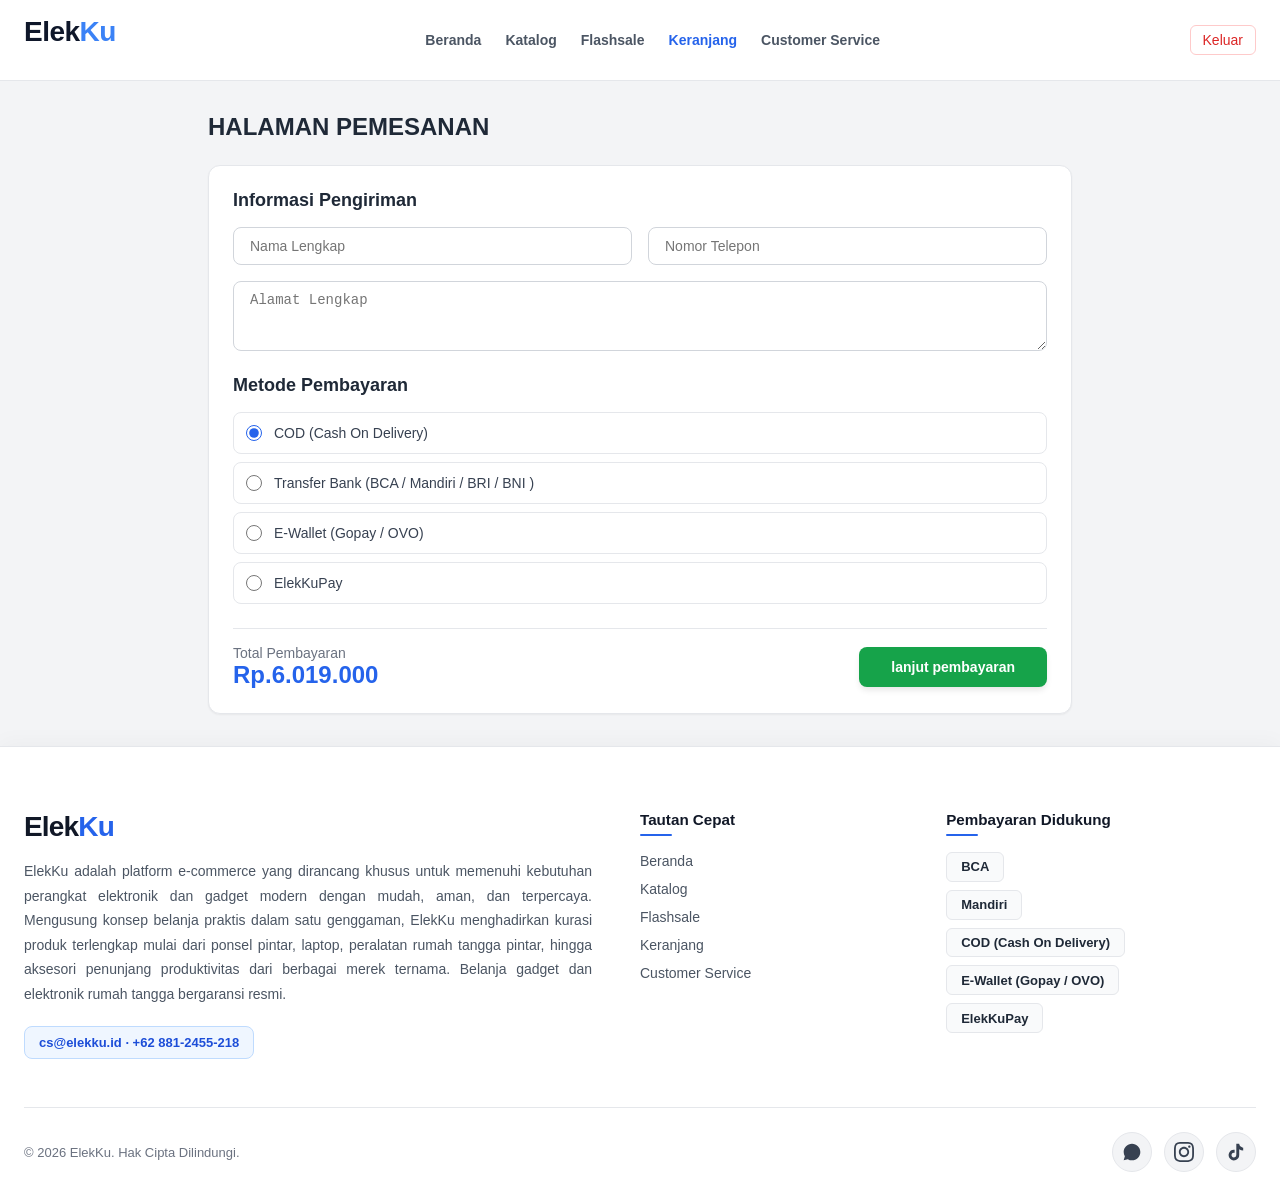
<file: checkout.html>
<!DOCTYPE html>
<html lang="id">
<head>
    <meta charset="UTF-8">
    <meta name="viewport" content="width=device-width, initial-scale=1.0">
    <title>Detail TV Samsung Series 7 AU7000UXZN - ElekKu</title>
    <link rel="stylesheet" href="style.css">
</head>
<body class="halaman-detail">
    <!-- Navigasi Utama -->
    <nav class="bilah-navigasi">
        <div class="kontainer-navigasi">
            <a href="index.html" class="logo-toko">Elek<span>Ku</span></a>
            <div class="menu-navigasi">
                <a href="index.html" class="tautan-navigasi">Beranda</a>
                <a href="katalog.html" class="tautan-navigasi">Katalog</a>
                <a href="flashsale.html" class="tautan-navigasi">Flashsale</a>
                <a href="keranjangHapus.html" class="tautan-navigasi aktif">Keranjang</a>
                <a href="customer.html" class="tautan-navigasi">Customer Service</a>
            </div>
            <a href="login.html" class="tombol-keluar">Keluar</a>
        </div>
    </nav>

    <div class="kontainer-sedang">
        <h1 class="judul-halaman">HALAMAN PEMESANAN</h1>

        <form action="index.html" method="get" class="kartu-formulir-checkout">
            <!-- Bagian Informasi Pengiriman -->
            <div class="kelompok-formulir">
                <h3 class="subjudul-formulir">Informasi Pengiriman</h3>
                <div class="kisi-input">
                    <input type="text" placeholder="Nama Lengkap" required class="input-teks">
                    <input type="tel" placeholder="Nomor Telepon" required class="input-teks">
                </div>
                <textarea placeholder="Alamat Lengkap" rows="3" required class="input-area-teks"></textarea>
            </div>

            <!-- Bagian Metode Pembayaran -->
            <div class="kelompok-formulir">
                <h3 class="subjudul-formulir">Metode Pembayaran</h3>
                <div class="daftar-pembayaran">
                    <label class="pilihan-pembayaran">
                        <input type="radio" name="payment" checked class="radio-input">
                        <span class="label-pembayaran">COD (Cash On Delivery)</span>
                    </label>
                    
                    <label class="pilihan-pembayaran">
                        <input type="radio" name="payment" class="radio-input">
                        <span class="label-pembayaran">Transfer Bank (BCA / Mandiri / BRI / BNI )</span>
                    </label>
                    <label class="pilihan-pembayaran">
                        <input type="radio" name="payment" class="radio-input">
                        <span class="label-pembayaran">E-Wallet (Gopay / OVO)</span>
                    </label>
                    <label class="pilihan-pembayaran">
                        <input type="radio" name="payment" class="radio-input">
                        <span class="label-pembayaran">ElekKuPay</span>
                    </label>
                    
                </div>
            </div>

            <!-- Bagian Ringkasan & Tombol Bayar -->
            <div class="baris-konfirmasi-bayar">
                <div>
                    <span class="label-total-bayar">Total Pembayaran</span>
                    <span class="harga-total-bayar">Rp.6.019.000</span>
                </div>
                <button type="submit" class="tombol-bayar">
                    lanjut pembayaran
                </button>
            </div>
        </action=>
    </div>

    <!-- Catatan Kaki / Footer -->
    <footer class="bagian-footer">
        <div class="kontainer-footer">
            <!-- Kolom 1: Brand & Kontak -->
            <div class="kolom-brand">
                <a href="index.html" class="logo-footer">Elek<span>Ku</span></a>
                <p class="deskripsi-footer">
                    ElekKu adalah platform e-commerce yang dirancang khusus untuk memenuhi kebutuhan perangkat elektronik dan gadget modern dengan mudah, aman, dan terpercaya. Mengusung konsep belanja praktis dalam satu genggaman, ElekKu menghadirkan kurasi produk terlengkap mulai dari ponsel pintar, laptop, peralatan rumah tangga pintar, hingga aksesori penunjang produktivitas dari berbagai merek ternama. Belanja gadget dan elektronik rumah tangga bergaransi resmi.
                </p>
                <p class="kontak-footer">cs@elekku.id · +62 881-2455-218</p>
            </div>

            <!-- Kolom 2 & 3: Tautan Cepat & Pembayaran -->
            <div class="kolom-kiri-tengah">
                <div class="grup-menu-footer">
                    <h4 class="judul-footer">Tautan Cepat</h4>
                    <ul class="daftar-tautan-footer">
                        <li><a href="index.html">Beranda</a></li>
                        <li><a href="katalog.html">Katalog</a></li>
                        <li><a href="flashsale.html">Flashsale</a></li>
                        <li><a href="keranjangHapus.html">Keranjang</a></li>
                        <li><a href="customer.html">Customer Service</a></li>
                    </ul>
                </div>

                <div class="grup-menu-footer">
                    <h4 class="judul-footer">Pembayaran Didukung</h4>
                    <ul class="daftar-pembayaran-footer">
                        <li><span>BCA</span></li>
                        <li><span>Mandiri</span></li>
                        <li><span>COD (Cash On Delivery)</span></li>
                        <li><span>E-Wallet (Gopay / OVO)</span></li>
                        <li><span>ElekKuPay</span></li>
                    </ul>
                </div>
            </div>
        </div>

        <div class="bawah-footer">
            <p>&copy; 2026 ElekKu. Hak Cipta Dilindungi.</p>
            <div class="sosmed-footer">
               <!-- WhatsApp -->
                <a href="https://web.whatsapp.com/" target="_blank" rel="noopener" aria-label="WhatsApp" class="ikon-wa">
                    <svg viewBox="0 0 24 24" width="20" height="20" fill="currentColor">
                        <path d="M12.031 6.172c-3.181 0-5.767 2.586-5.768 5.766-.001 1.298.38 2.27 1.019 3.287l-.582 2.128 2.182-.573c.978.58 1.911.928 3.145.929 3.178 0 5.767-2.587 5.768-5.766.001-3.187-2.575-5.77-5.764-5.771zm3.392 8.244c-.144.405-.837.774-1.17.824-.299.045-.677.063-1.092-.069-.252-.08-.575-.187-.988-.365-1.739-.751-2.874-2.502-2.961-2.617-.087-.116-.708-.94-.708-1.793s.448-1.273.607-1.446c.159-.173.346-.217.462-.217l.332.006c.106.005.249-.04.39.298.144.347.491 1.2.534 1.287.043.087.072.188.014.304-.058.116-.087.188-.173.289l-.26.304c-.087.086-.177.18-.076.354.101.174.449.741.964 1.201.662.591 1.221.774 1.394.86s.274.072.376-.043c.101-.116.433-.506.549-.68.116-.173.231-.145.39-.087s1.011.477 1.184.564.289.13.332.202c.045.072.045.419-.1.824zM12 2C6.477 2 2 6.477 2 12c0 1.89.525 3.66 1.438 5.168L2 22l4.978-1.418A9.955 9.955 0 0012 22c5.523 0 10-4.477 10-10S17.523 2 12 2z"/>
                    </svg>
                </a>
                <!-- Instagram -->
                <a href="https://www.instagram.com/" target="_blank" rel="noopener" aria-label="Instagram" class="ikon-ig">
                    <svg viewBox="0 0 24 24" width="20" height="20" fill="currentColor">
                        <path d="M12 2.163c3.204 0 3.584.012 4.85.07 3.252.148 4.771 1.691 4.919 4.919.058 1.265.069 1.645.069 4.849 0 3.205-.012 3.584-.069 4.849-.149 3.225-1.664 4.771-4.919 4.919-1.266.058-1.644.07-4.85.07-3.204 0-3.584-.012-4.849-.07-3.26-.149-4.771-1.699-4.919-4.92-.058-1.265-.07-1.644-.07-4.849 0-3.204.013-3.583.07-4.849.149-3.227 1.664-4.771 4.919-4.919 1.266-.057 1.645-.069 4.849-.069zm0-2.163c-3.259 0-3.667.014-4.947.072-4.358.2-6.78 2.618-6.98 6.98-.059 1.281-.073 1.689-.073 4.948 0 3.259.014 3.668.072 4.948.2 4.358 2.618 6.78 6.98 6.98 1.281.058 1.689.072 4.948.072 3.259 0 3.668-.014 4.948-.072 4.354-.2 6.782-2.618 6.979-6.98.059-1.28.073-1.689.073-4.948 0-3.259-.014-3.667-.072-4.947-.196-4.354-2.617-6.78-6.979-6.98-1.281-.059-1.69-.073-4.949-.073zm0 5.838c-3.403 0-6.162 2.759-6.162 6.162s2.759 6.163 6.162 6.163 6.162-2.759 6.162-6.163c0-3.403-2.759-6.162-6.162-6.162zm0 10.162c-2.209 0-4-1.79-4-4 0-2.209 1.791-4 4-4s4 1.791 4 4c0 2.21-1.791 4-4 4zm6.406-11.845c-.796 0-1.441.645-1.441 1.44s.645 1.44 1.441 1.44c.795 0 1.439-.645 1.439-1.44s-.644-1.44-1.439-1.44z"/>
                    </svg>
                </a>
                <!-- TikTok -->
                <a href="https://www.tiktok.com/id-ID/" target="_blank" rel="noopener" aria-label="TikTok" class="ikon-tt">
                    <svg viewBox="0 0 24 24" width="20" height="20" fill="currentColor">
                        <path d="M19.59 6.69a4.83 4.83 0 0 1-3.77-4.25V2h-3.45v13.67a2.89 2.89 0 0 1-5.2 1.74 2.89 2.89 0 0 1 2.31-4.64 2.93 2.93 0 0 1 .88.13V9.4a6.84 6.84 0 0 0-1-.05A6.33 6.33 0 0 0 5 20.1a6.34 6.34 0 0 0 10.86-4.43v-7a8.16 8.16 0 0 0 4.77 1.52v-3.4a4.85 4.85 0 0 1-1-.1z"/>
                    </svg>
                </a>
            </div>
        </div>
    </footer>
</body>
</html>
</file>
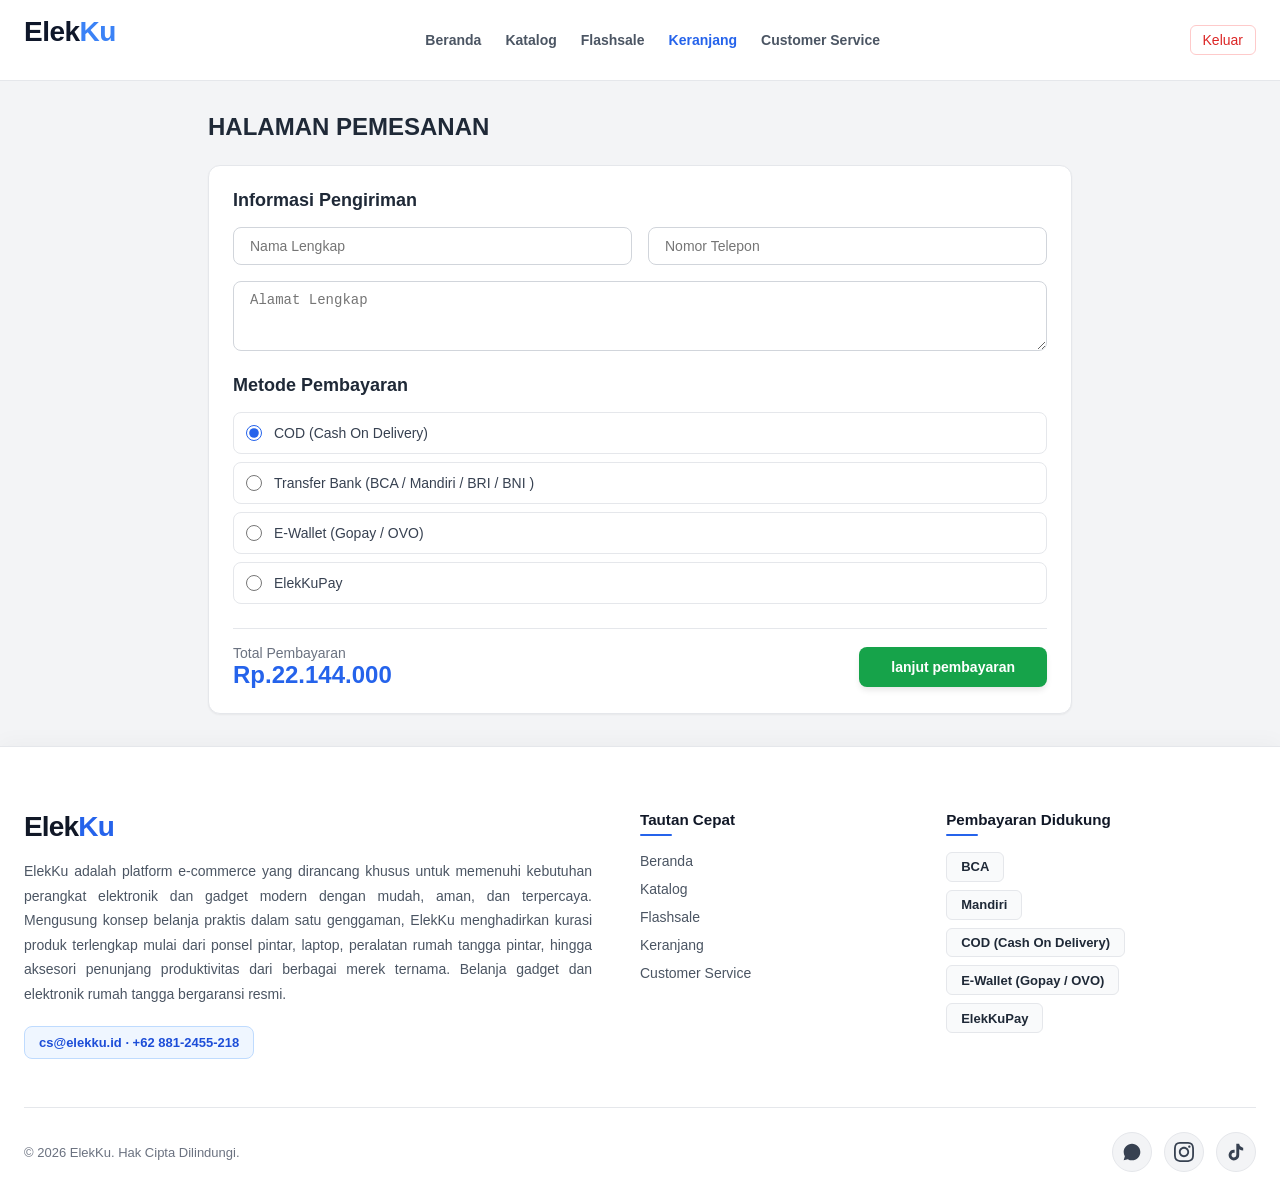
<file: checkoutflash.html>
<!DOCTYPE html>
<html lang="id">
<head>
    <meta charset="UTF-8">
    <meta name="viewport" content="width=device-width, initial-scale=1.0">
    <title>Detail TV Samsung Series 7 AU7000UXZN - ElekKu</title>
    <link rel="stylesheet" href="style.css">
</head>
<body class="halaman-detail">
    <!-- Navigasi Utama -->
    <nav class="bilah-navigasi">
        <div class="kontainer-navigasi">
            <a href="index.html" class="logo-toko">Elek<span>Ku</span></a>
            <div class="menu-navigasi">
                <a href="index.html" class="tautan-navigasi">Beranda</a>
                <a href="katalog.html" class="tautan-navigasi">Katalog</a>
                <a href="flashsale.html" class="tautan-navigasi">Flashsale</a>
                <a href="keranjangHapus.html" class="tautan-navigasi aktif">Keranjang</a>
                <a href="customer.html" class="tautan-navigasi">Customer Service</a>
            </div>
            <a href="login.html" class="tombol-keluar">Keluar</a>
        </div>
    </nav>

    <div class="kontainer-sedang">
        <h1 class="judul-halaman">HALAMAN PEMESANAN</h1>

        <form action="index.html" method="get" class="kartu-formulir-checkout">
            <!-- Bagian Informasi Pengiriman -->
            <div class="kelompok-formulir">
                <h3 class="subjudul-formulir">Informasi Pengiriman</h3>
                <div class="kisi-input">
                    <input type="text" placeholder="Nama Lengkap" required class="input-teks">
                    <input type="tel" placeholder="Nomor Telepon" required class="input-teks">
                </div>
                <textarea placeholder="Alamat Lengkap" rows="3" required class="input-area-teks"></textarea>
            </div>

            <!-- Bagian Metode Pembayaran -->
            <div class="kelompok-formulir">
                <h3 class="subjudul-formulir">Metode Pembayaran</h3>
                <div class="daftar-pembayaran">
                    <label class="pilihan-pembayaran">
                        <input type="radio" name="payment" checked class="radio-input">
                        <span class="label-pembayaran">COD (Cash On Delivery)</span>
                    </label>
                    
                    <label class="pilihan-pembayaran">
                        <input type="radio" name="payment" class="radio-input">
                        <span class="label-pembayaran">Transfer Bank (BCA / Mandiri / BRI / BNI )</span>
                    </label>
                    <label class="pilihan-pembayaran">
                        <input type="radio" name="payment" class="radio-input">
                        <span class="label-pembayaran">E-Wallet (Gopay / OVO)</span>
                    </label>
                    <label class="pilihan-pembayaran">
                        <input type="radio" name="payment" class="radio-input">
                        <span class="label-pembayaran">ElekKuPay</span>
                    </label>
                    
                </div>
            </div>

            <!-- Bagian Ringkasan & Tombol Bayar -->
            <div class="baris-konfirmasi-bayar">
                <div>
                    <span class="label-total-bayar">Total Pembayaran</span>
                    <span class="harga-total-bayar">Rp.22.144.000</span>
                </div>
                <button type="submit" class="tombol-bayar">
                    lanjut pembayaran
                </button>
            </div>
        </form>
    </div>

    <!-- Catatan Kaki / Footer -->
    <footer class="bagian-footer">
        <div class="kontainer-footer">
            <!-- Kolom 1: Brand & Kontak -->
            <div class="kolom-brand">
                <a href="index.html" class="logo-footer">Elek<span>Ku</span></a>
                <p class="deskripsi-footer">
                    ElekKu adalah platform e-commerce yang dirancang khusus untuk memenuhi kebutuhan perangkat elektronik dan gadget modern dengan mudah, aman, dan terpercaya. Mengusung konsep belanja praktis dalam satu genggaman, ElekKu menghadirkan kurasi produk terlengkap mulai dari ponsel pintar, laptop, peralatan rumah tangga pintar, hingga aksesori penunjang produktivitas dari berbagai merek ternama. Belanja gadget dan elektronik rumah tangga bergaransi resmi.
                </p>
                <p class="kontak-footer">cs@elekku.id · +62 881-2455-218</p>
            </div>

            <!-- Kolom 2 & 3: Tautan Cepat & Pembayaran -->
            <div class="kolom-kiri-tengah">
                <div class="grup-menu-footer">
                    <h4 class="judul-footer">Tautan Cepat</h4>
                    <ul class="daftar-tautan-footer">
                        <li><a href="index.html">Beranda</a></li>
                        <li><a href="katalog.html">Katalog</a></li>
                        <li><a href="flashsale.html">Flashsale</a></li>
                        <li><a href="keranjangHapus.html">Keranjang</a></li>
                        <li><a href="customer.html">Customer Service</a></li>
                    </ul>
                </div>

                <div class="grup-menu-footer">
                    <h4 class="judul-footer">Pembayaran Didukung</h4>
                    <ul class="daftar-pembayaran-footer">
                        <li><span>BCA</span></li>
                        <li><span>Mandiri</span></li>
                        <li><span>COD (Cash On Delivery)</span></li>
                        <li><span>E-Wallet (Gopay / OVO)</span></li>
                        <li><span>ElekKuPay</span></li>
                    </ul>
                </div>
            </div>
        </div>

        <div class="bawah-footer">
            <p>&copy; 2026 ElekKu. Hak Cipta Dilindungi.</p>
            <div class="sosmed-footer">
                <!-- WhatsApp -->
                <a href="https://web.whatsapp.com/" target="_blank" rel="noopener" aria-label="WhatsApp" class="ikon-wa">
                    <svg viewBox="0 0 24 24" width="20" height="20" fill="currentColor">
                        <path d="M12.031 6.172c-3.181 0-5.767 2.586-5.768 5.766-.001 1.298.38 2.27 1.019 3.287l-.582 2.128 2.182-.573c.978.58 1.911.928 3.145.929 3.178 0 5.767-2.587 5.768-5.766.001-3.187-2.575-5.77-5.764-5.771zm3.392 8.244c-.144.405-.837.774-1.17.824-.299.045-.677.063-1.092-.069-.252-.08-.575-.187-.988-.365-1.739-.751-2.874-2.502-2.961-2.617-.087-.116-.708-.94-.708-1.793s.448-1.273.607-1.446c.159-.173.346-.217.462-.217l.332.006c.106.005.249-.04.39.298.144.347.491 1.2.534 1.287.043.087.072.188.014.304-.058.116-.087.188-.173.289l-.26.304c-.087.086-.177.18-.076.354.101.174.449.741.964 1.201.662.591 1.221.774 1.394.86s.274.072.376-.043c.101-.116.433-.506.549-.68.116-.173.231-.145.39-.087s1.011.477 1.184.564.289.13.332.202c.045.072.045.419-.1.824zM12 2C6.477 2 2 6.477 2 12c0 1.89.525 3.66 1.438 5.168L2 22l4.978-1.418A9.955 9.955 0 0012 22c5.523 0 10-4.477 10-10S17.523 2 12 2z"/>
                    </svg>
                </a>
                <!-- Instagram -->
                <a href="https://www.instagram.com/" target="_blank" rel="noopener" aria-label="Instagram" class="ikon-ig">
                    <svg viewBox="0 0 24 24" width="20" height="20" fill="currentColor">
                        <path d="M12 2.163c3.204 0 3.584.012 4.85.07 3.252.148 4.771 1.691 4.919 4.919.058 1.265.069 1.645.069 4.849 0 3.205-.012 3.584-.069 4.849-.149 3.225-1.664 4.771-4.919 4.919-1.266.058-1.644.07-4.85.07-3.204 0-3.584-.012-4.849-.07-3.26-.149-4.771-1.699-4.919-4.92-.058-1.265-.07-1.644-.07-4.849 0-3.204.013-3.583.07-4.849.149-3.227 1.664-4.771 4.919-4.919 1.266-.057 1.645-.069 4.849-.069zm0-2.163c-3.259 0-3.667.014-4.947.072-4.358.2-6.78 2.618-6.98 6.98-.059 1.281-.073 1.689-.073 4.948 0 3.259.014 3.668.072 4.948.2 4.358 2.618 6.78 6.98 6.98 1.281.058 1.689.072 4.948.072 3.259 0 3.668-.014 4.948-.072 4.354-.2 6.782-2.618 6.979-6.98.059-1.28.073-1.689.073-4.948 0-3.259-.014-3.667-.072-4.947-.196-4.354-2.617-6.78-6.979-6.98-1.281-.059-1.69-.073-4.949-.073zm0 5.838c-3.403 0-6.162 2.759-6.162 6.162s2.759 6.163 6.162 6.163 6.162-2.759 6.162-6.163c0-3.403-2.759-6.162-6.162-6.162zm0 10.162c-2.209 0-4-1.79-4-4 0-2.209 1.791-4 4-4s4 1.791 4 4c0 2.21-1.791 4-4 4zm6.406-11.845c-.796 0-1.441.645-1.441 1.44s.645 1.44 1.441 1.44c.795 0 1.439-.645 1.439-1.44s-.644-1.44-1.439-1.44z"/>
                    </svg>
                </a>
                <!-- TikTok -->
                <a href="https://www.tiktok.com/id-ID/" target="_blank" rel="noopener" aria-label="TikTok" class="ikon-tt">
                    <svg viewBox="0 0 24 24" width="20" height="20" fill="currentColor">
                        <path d="M19.59 6.69a4.83 4.83 0 0 1-3.77-4.25V2h-3.45v13.67a2.89 2.89 0 0 1-5.2 1.74 2.89 2.89 0 0 1 2.31-4.64 2.93 2.93 0 0 1 .88.13V9.4a6.84 6.84 0 0 0-1-.05A6.33 6.33 0 0 0 5 20.1a6.34 6.34 0 0 0 10.86-4.43v-7a8.16 8.16 0 0 0 4.77 1.52v-3.4a4.85 4.85 0 0 1-1-.1z"/>
                    </svg>
                </a>
            </div>
        </div>
    </footer>
</body>
</html>
</file>
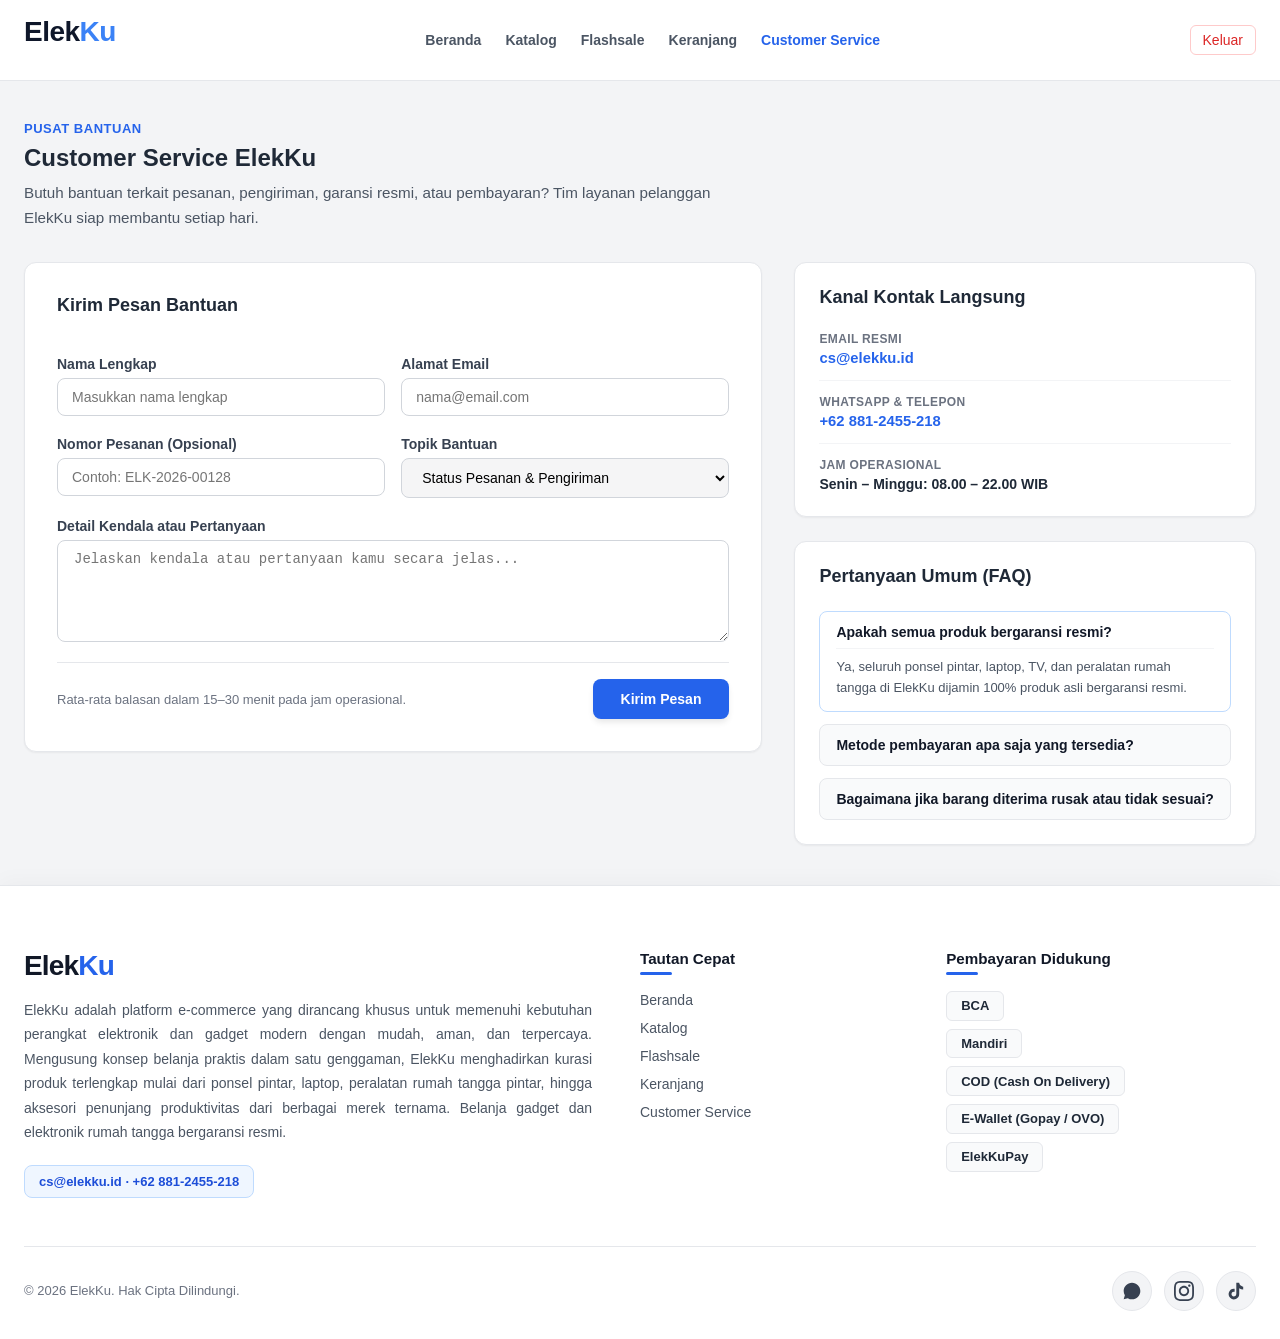
<file: customer.html>
<!DOCTYPE html>
<html lang="id">
<head>
    <meta charset="UTF-8">
    <meta name="viewport" content="width=device-width, initial-scale=1.0">
    <title>Customer Service - ElekKu</title>
    <link rel="stylesheet" href="style.css">
</head>
<body class="halaman-cs">
    <!-- Navigasi Utama -->
    <nav class="bilah-navigasi">
        <div class="kontainer-navigasi">
            <a href="index.html" class="logo-toko">Elek<span>Ku</span></a>
            <div class="menu-navigasi">
                <a href="index.html" class="tautan-navigasi">Beranda</a>
                <a href="katalog.html" class="tautan-navigasi">Katalog</a>
                <a href="flashsale.html" class="tautan-navigasi">Flashsale</a>
                <a href="keranjangHapus.html" class="tautan-navigasi">Keranjang</a>
                <a href="customer.html" class="tautan-navigasi aktif">Customer Service</a>
            </div>
            <a href="login.html" class="tombol-keluar">Keluar</a>
        </div>
    </nav>

    <main class="kontainer-utama">
        <div class="header-cs">
            <span class="label-kategori-detail">PUSAT BANTUAN</span>
            <h1 class="judul-halaman">Customer Service ElekKu</h1>
            <p class="deskripsi-cs">
                Butuh bantuan terkait pesanan, pengiriman, garansi resmi, atau pembayaran? Tim layanan pelanggan ElekKu siap membantu setiap hari.
            </p>
        </div>

        <div class="kisi-cs">
            <!-- Kolom Kiri: Formulir Kirim Pesan -->
            <section class="kartu-formulir-checkout kartu-cs-form">
                <h2 class="subjudul-formulir">Kirim Pesan Bantuan</h2>
                <form class="form-cs" action="#terkirim" method="get">
                    <div class="kisi-input">
                        <div class="input-group">
                            <label for="nama-cs">Nama Lengkap</label>
                            <input id="nama-cs" type="text" placeholder="Masukkan nama lengkap" class="input-teks" required>
                        </div>
                        <div class="input-group">
                            <label for="email-cs">Alamat Email</label>
                            <input id="email-cs" type="email" placeholder="nama@email.com" class="input-teks" required>
                        </div>
                    </div>

                    <div class="kisi-input">
                        <div class="input-group">
                            <label for="order-cs">Nomor Pesanan (Opsional)</label>
                            <input id="order-cs" type="text" placeholder="Contoh: ELK-2026-00128" class="input-teks">
                        </div>
                        <div class="input-group">
                            <label for="topik-cs">Topik Bantuan</label>
                            <select id="topik-cs" class="pilih-kategori select-cs-penuh">
                                <option value="pesanan" class="dalam select">Status Pesanan &amp; Pengiriman</option>
                                <option value="pembayaran" class="dalam select">Konfirmasi &amp; Kendala Pembayaran</option>
                                <option value="garansi" class="dalam select">Klaim Garansi Resmi &amp; Retur</option>
                                <option value="produk" class="dalam select">Informasi Spesifikasi Produk</option>
                            </select>
                        </div>
                    </div>

                    <div class="input-group">
                        <label for="pesan-cs">Detail Kendala atau Pertanyaan</label>
                        <textarea id="pesan-cs" rows="5" placeholder="Jelaskan kendala atau pertanyaan kamu secara jelas..." class="input-area-teks textarea-cs-penuh" required></textarea>
                    </div>

                    <div class="baris-konfirmasi-bayar">
                        <span class="catatan-respon-cs">Rata-rata balasan dalam 15–30 menit pada jam operasional.</span>
                        <a href="customer.html" class="tombol-login tombol-kirim-cs">Kirim Pesan</a>
                    </div>
                </form>
            </section>

            <!-- Kolom Kanan: Kanal Kontak Langsung & Jam Layanan -->
            <aside class="panel-info-cs">
                <div class="kartu-ringkasan">
                    <h2 class="judul-ringkasan">Kanal Kontak Langsung</h2>
                    <div class="daftar-kanal-cs">
                        <div class="item-kanal-cs">
                            <span class="judul-kanal-cs">Email Resmi</span>
                            <a href="mailto:cs@elekku.id" class="nilai-kanal-cs">cs@elekku.id</a>
                        </div>
                        <div class="item-kanal-cs">
                            <span class="judul-kanal-cs">WhatsApp &amp; Telepon</span>
                            <a href="https://web.whatsapp.com/" target="_blank" rel="noopener" class="nilai-kanal-cs">+62 881-2455-218</a>
                        </div>
                        <div class="item-kanal-cs">
                            <span class="judul-kanal-cs">Jam Operasional</span>
                            <span class="nilai-kanal-cs-teks">Senin – Minggu: 08.00 – 22.00 WIB</span>
                        </div>
                    </div>
                </div>

                <div class="kartu-ringkasan">
                    <h2 class="judul-ringkasan">Pertanyaan Umum (FAQ)</h2>
                    <div class="daftar-faq-cs">
                        <details class="item-faq-cs" open>
                            <summary class="pertanyaan-faq-cs">Apakah semua produk bergaransi resmi?</summary>
                            <p class="jawaban-faq-cs">Ya, seluruh ponsel pintar, laptop, TV, dan peralatan rumah tangga di ElekKu dijamin 100% produk asli bergaransi resmi.</p>
                        </details>
                        <details class="item-faq-cs">
                            <summary class="pertanyaan-faq-cs">Metode pembayaran apa saja yang tersedia?</summary>
                            <p class="jawaban-faq-cs">Kamu dapat membayar melalui BCA, Mandiri, COD (Cash On Delivery), E-Wallet (GoPay / OVO), maupun ElekKuPay.</p>
                        </details>
                        <details class="item-faq-cs">
                            <summary class="pertanyaan-faq-cs">Bagaimana jika barang diterima rusak atau tidak sesuai?</summary>
                            <p class="jawaban-faq-cs">Simpan foto serta video unboxing dan hubungi tim Customer Service maksimal 2×24 jam setelah pesanan diterima.</p>
                        </details>
                    </div>
                </div>
            </aside>
        </div>
    </main>

    <!-- Catatan Kaki / Footer -->
    <footer class="bagian-footer">
        <div class="kontainer-footer">
            <!-- Kolom 1: Brand & Kontak -->
            <div class="kolom-brand">
                <a href="index.html" class="logo-footer">Elek<span>Ku</span></a>
                <p class="deskripsi-footer">
                    ElekKu adalah platform e-commerce yang dirancang khusus untuk memenuhi kebutuhan perangkat elektronik dan gadget modern dengan mudah, aman, dan terpercaya. Mengusung konsep belanja praktis dalam satu genggaman, ElekKu menghadirkan kurasi produk terlengkap mulai dari ponsel pintar, laptop, peralatan rumah tangga pintar, hingga aksesori penunjang produktivitas dari berbagai merek ternama. Belanja gadget dan elektronik rumah tangga bergaransi resmi.
                </p>
                <p class="kontak-footer">cs@elekku.id · +62 881-2455-218</p>
            </div>

            <!-- Kolom 2 & 3: Tautan Cepat & Pembayaran -->
            <div class="kolom-kiri-tengah">
                <div class="grup-menu-footer">
                    <h4 class="judul-footer">Tautan Cepat</h4>
                    <ul class="daftar-tautan-footer">
                        <li><a href="index.html">Beranda</a></li>
                        <li><a href="katalog.html">Katalog</a></li>
                        <li><a href="flashsale.html">Flashsale</a></li>
                        <li><a href="keranjangHapus.html">Keranjang</a></li>
                        <li><a href="customer.html">Customer Service</a></li>
                    </ul>
                </div>

                <div class="grup-menu-footer">
                    <h4 class="judul-footer">Pembayaran Didukung</h4>
                    <ul class="daftar-pembayaran-footer">
                        <li><span>BCA</span></li>
                        <li><span>Mandiri</span></li>
                        <li><span>COD (Cash On Delivery)</span></li>
                        <li><span>E-Wallet (Gopay / OVO)</span></li>
                        <li><span>ElekKuPay</span></li>
                    </ul>
                </div>
            </div>
        </div>

        <div class="bawah-footer">
            <p>&copy; 2026 ElekKu. Hak Cipta Dilindungi.</p>
            <div class="sosmed-footer">
                <!-- WhatsApp -->
                <a href="https://web.whatsapp.com/" target="_blank" rel="noopener" aria-label="WhatsApp" class="ikon-wa">
                    <svg viewBox="0 0 24 24" width="20" height="20" fill="currentColor">
                        <path d="M12.031 6.172c-3.181 0-5.767 2.586-5.768 5.766-.001 1.298.38 2.27 1.019 3.287l-.582 2.128 2.182-.573c.978.58 1.911.928 3.145.929 3.178 0 5.767-2.587 5.768-5.766.001-3.187-2.575-5.77-5.764-5.771zm3.392 8.244c-.144.405-.837.774-1.17.824-.299.045-.677.063-1.092-.069-.252-.08-.575-.187-.988-.365-1.739-.751-2.874-2.502-2.961-2.617-.087-.116-.708-.94-.708-1.793s.448-1.273.607-1.446c.159-.173.346-.217.462-.217l.332.006c.106.005.249-.04.39.298.144.347.491 1.2.534 1.287.043.087.072.188.014.304-.058.116-.087.188-.173.289l-.26.304c-.087.086-.177.18-.076.354.101.174.449.741.964 1.201.662.591 1.221.774 1.394.86s.274.072.376-.043c.101-.116.433-.506.549-.68.116-.173.231-.145.39-.087s1.011.477 1.184.564.289.13.332.202c.045.072.045.419-.1.824zM12 2C6.477 2 2 6.477 2 12c0 1.89.525 3.66 1.438 5.168L2 22l4.978-1.418A9.955 9.955 0 0012 22c5.523 0 10-4.477 10-10S17.523 2 12 2z"/>
                    </svg>
                </a>
                <!-- Instagram -->
                <a href="https://www.instagram.com/" target="_blank" rel="noopener" aria-label="Instagram" class="ikon-ig">
                    <svg viewBox="0 0 24 24" width="20" height="20" fill="currentColor">
                        <path d="M12 2.163c3.204 0 3.584.012 4.85.07 3.252.148 4.771 1.691 4.919 4.919.058 1.265.069 1.645.069 4.849 0 3.205-.012 3.584-.069 4.849-.149 3.225-1.664 4.771-4.919 4.919-1.266.058-1.644.07-4.85.07-3.204 0-3.584-.012-4.849-.07-3.26-.149-4.771-1.699-4.919-4.92-.058-1.265-.07-1.644-.07-4.849 0-3.204.013-3.583.07-4.849.149-3.227 1.664-4.771 4.919-4.919 1.266-.057 1.645-.069 4.849-.069zm0-2.163c-3.259 0-3.667.014-4.947.072-4.358.2-6.78 2.618-6.98 6.98-.059 1.281-.073 1.689-.073 4.948 0 3.259.014 3.668.072 4.948.2 4.358 2.618 6.78 6.98 6.98 1.281.058 1.689.072 4.948.072 3.259 0 3.668-.014 4.948-.072 4.354-.2 6.782-2.618 6.979-6.98.059-1.28.073-1.689.073-4.948 0-3.259-.014-3.667-.072-4.947-.196-4.354-2.617-6.78-6.979-6.98-1.281-.059-1.69-.073-4.949-.073zm0 5.838c-3.403 0-6.162 2.759-6.162 6.162s2.759 6.163 6.162 6.163 6.162-2.759 6.162-6.163c0-3.403-2.759-6.162-6.162-6.162zm0 10.162c-2.209 0-4-1.79-4-4 0-2.209 1.791-4 4-4s4 1.791 4 4c0 2.21-1.791 4-4 4zm6.406-11.845c-.796 0-1.441.645-1.441 1.44s.645 1.44 1.441 1.44c.795 0 1.439-.645 1.439-1.44s-.644-1.44-1.439-1.44z"/>
                    </svg>
                </a>
                <!-- TikTok -->
                <a href="https://www.tiktok.com/id-ID/" target="_blank" rel="noopener" aria-label="TikTok" class="ikon-tt">
                    <svg viewBox="0 0 24 24" width="20" height="20" fill="currentColor">
                        <path d="M19.59 6.69a4.83 4.83 0 0 1-3.77-4.25V2h-3.45v13.67a2.89 2.89 0 0 1-5.2 1.74 2.89 2.89 0 0 1 2.31-4.64 2.93 2.93 0 0 1 .88.13V9.4a6.84 6.84 0 0 0-1-.05A6.33 6.33 0 0 0 5 20.1a6.34 6.34 0 0 0 10.86-4.43v-7a8.16 8.16 0 0 0 4.77 1.52v-3.4a4.85 4.85 0 0 1-1-.1z"/>
                    </svg>
                </a>
            </div>
        </div>
    </footer>
</body>
</html>
</file>
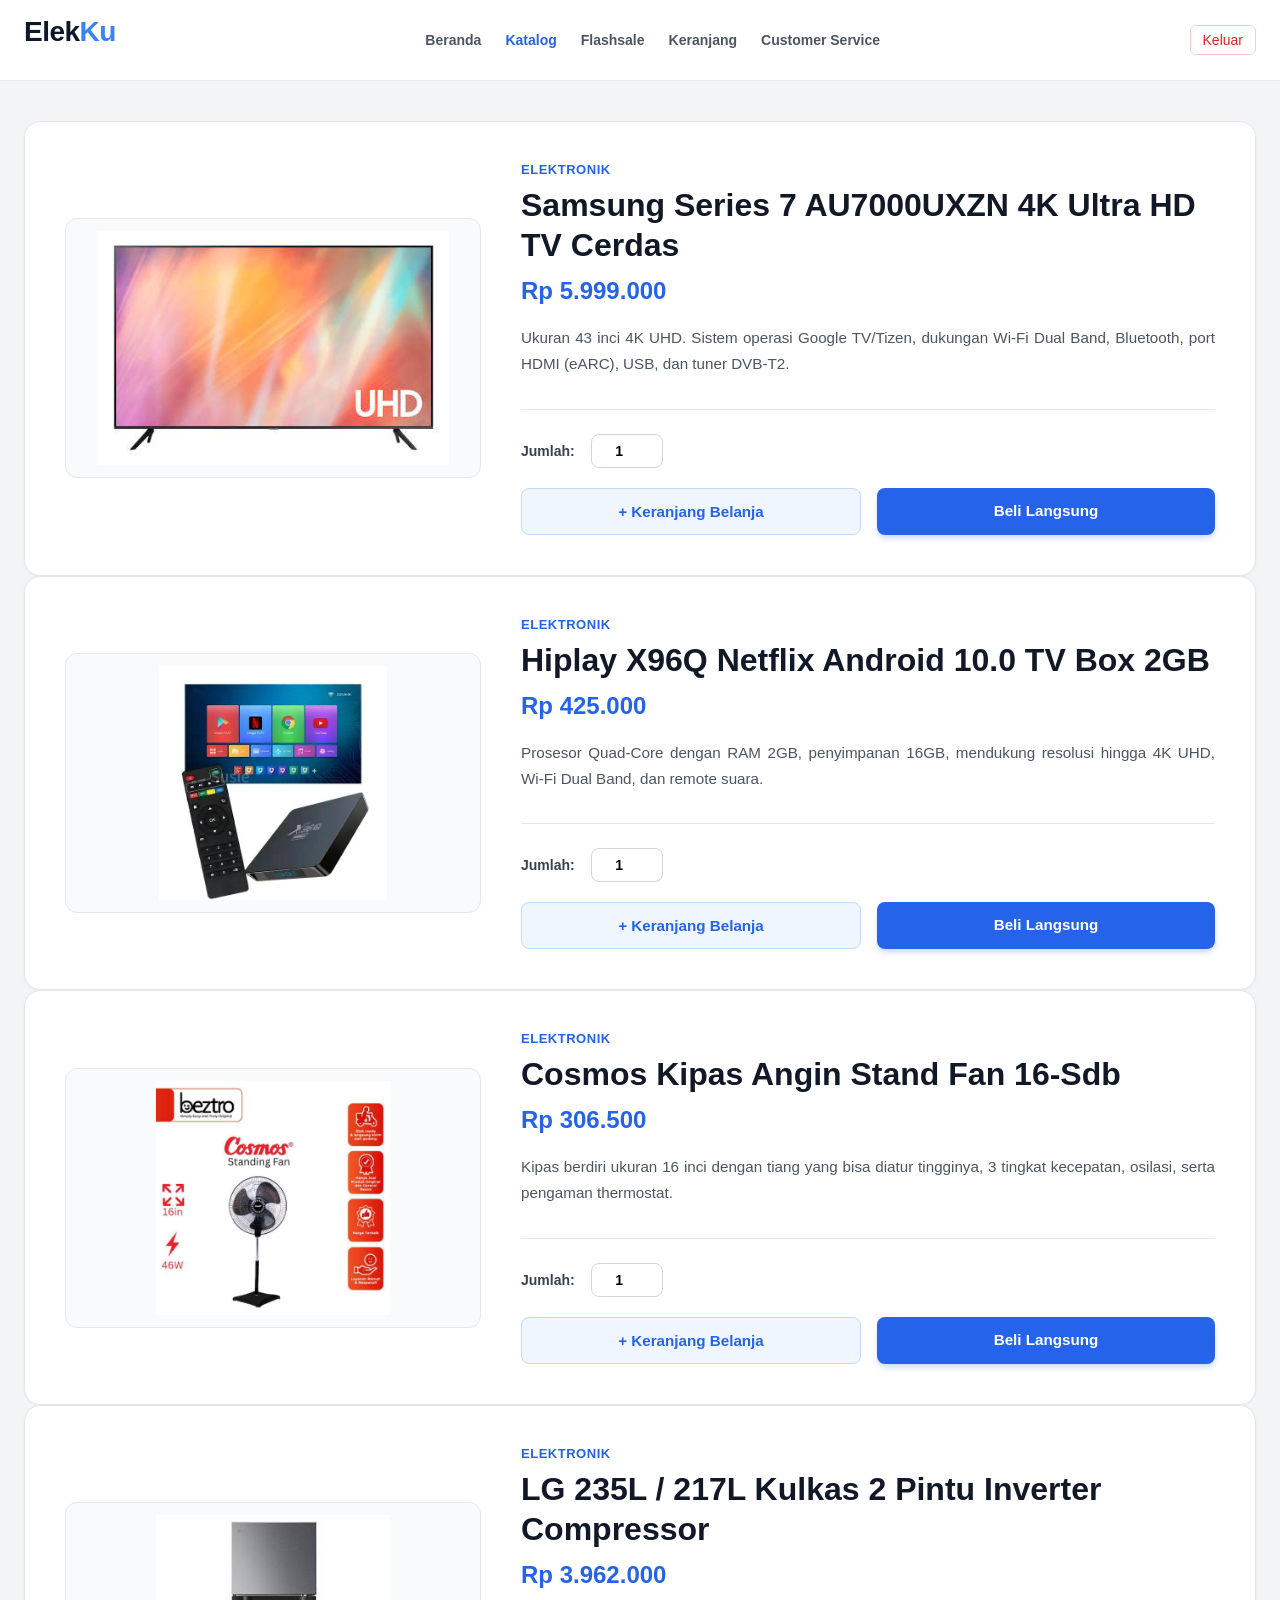
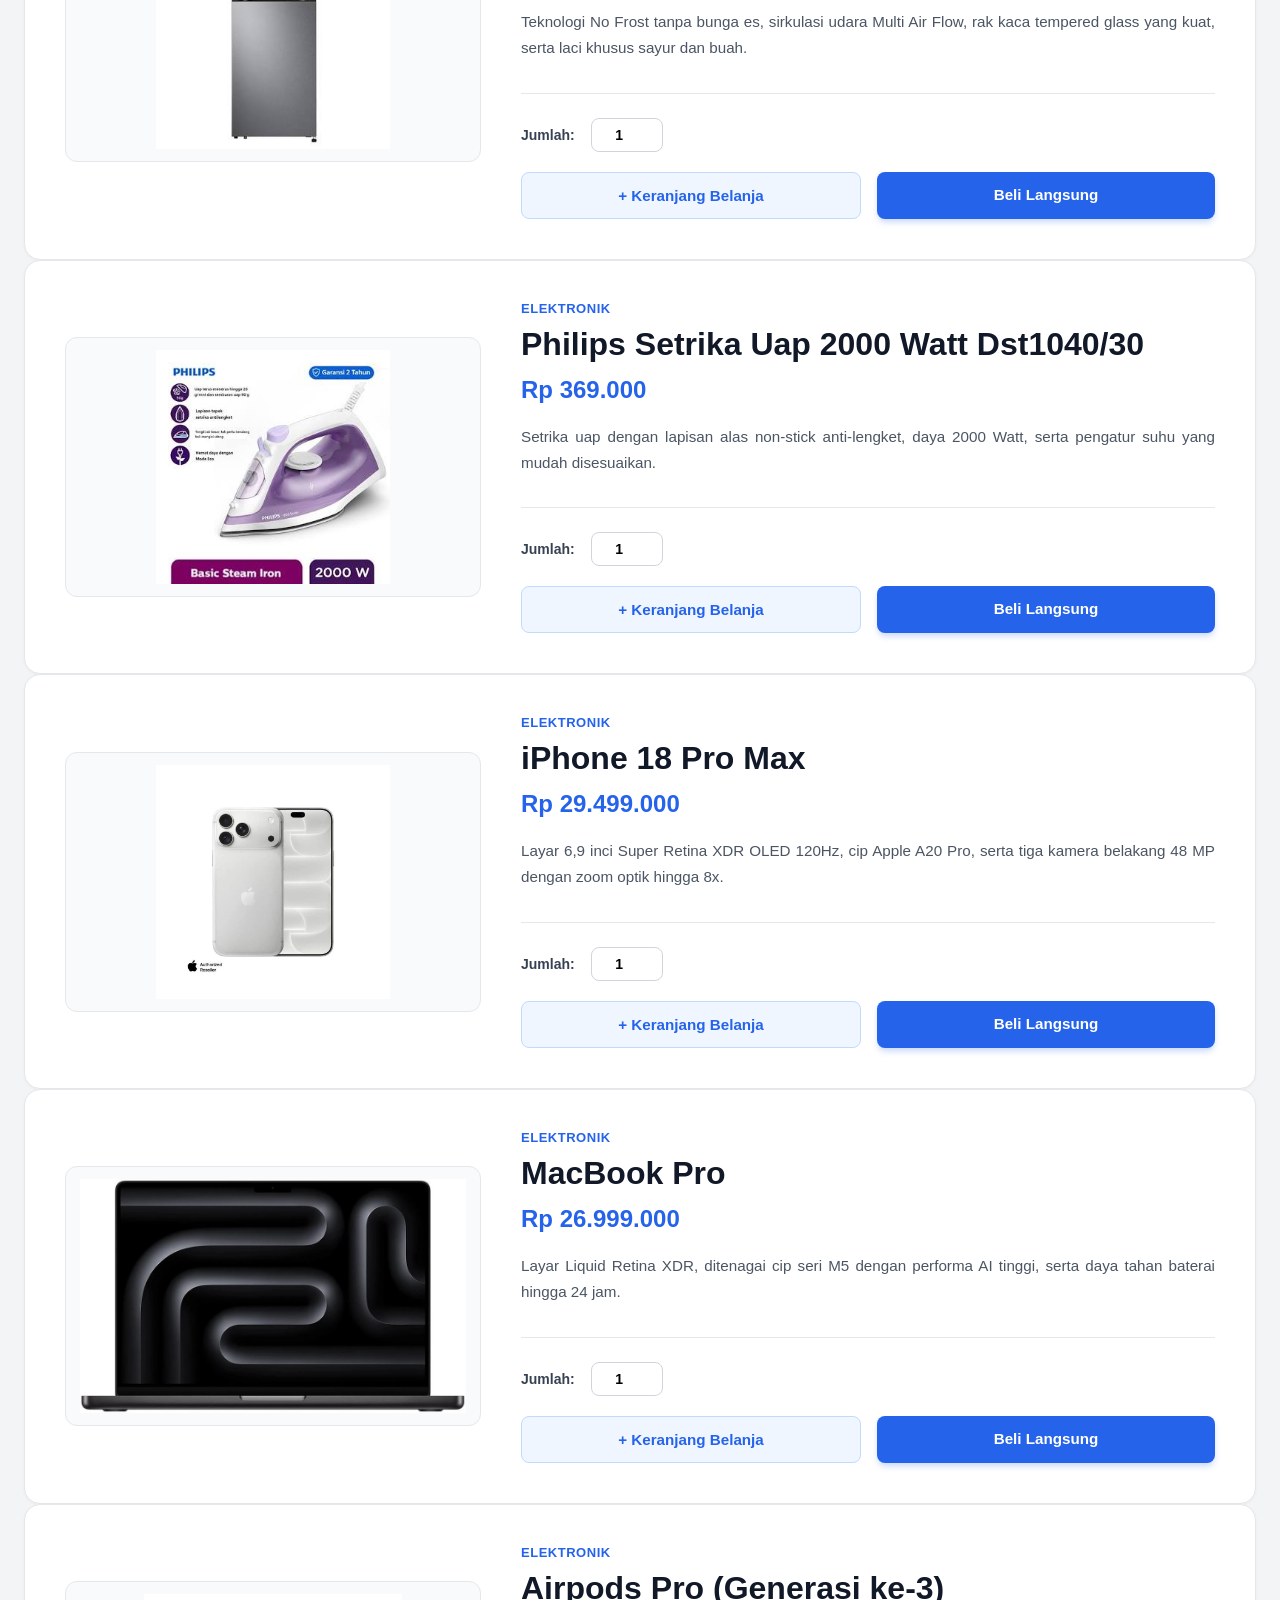
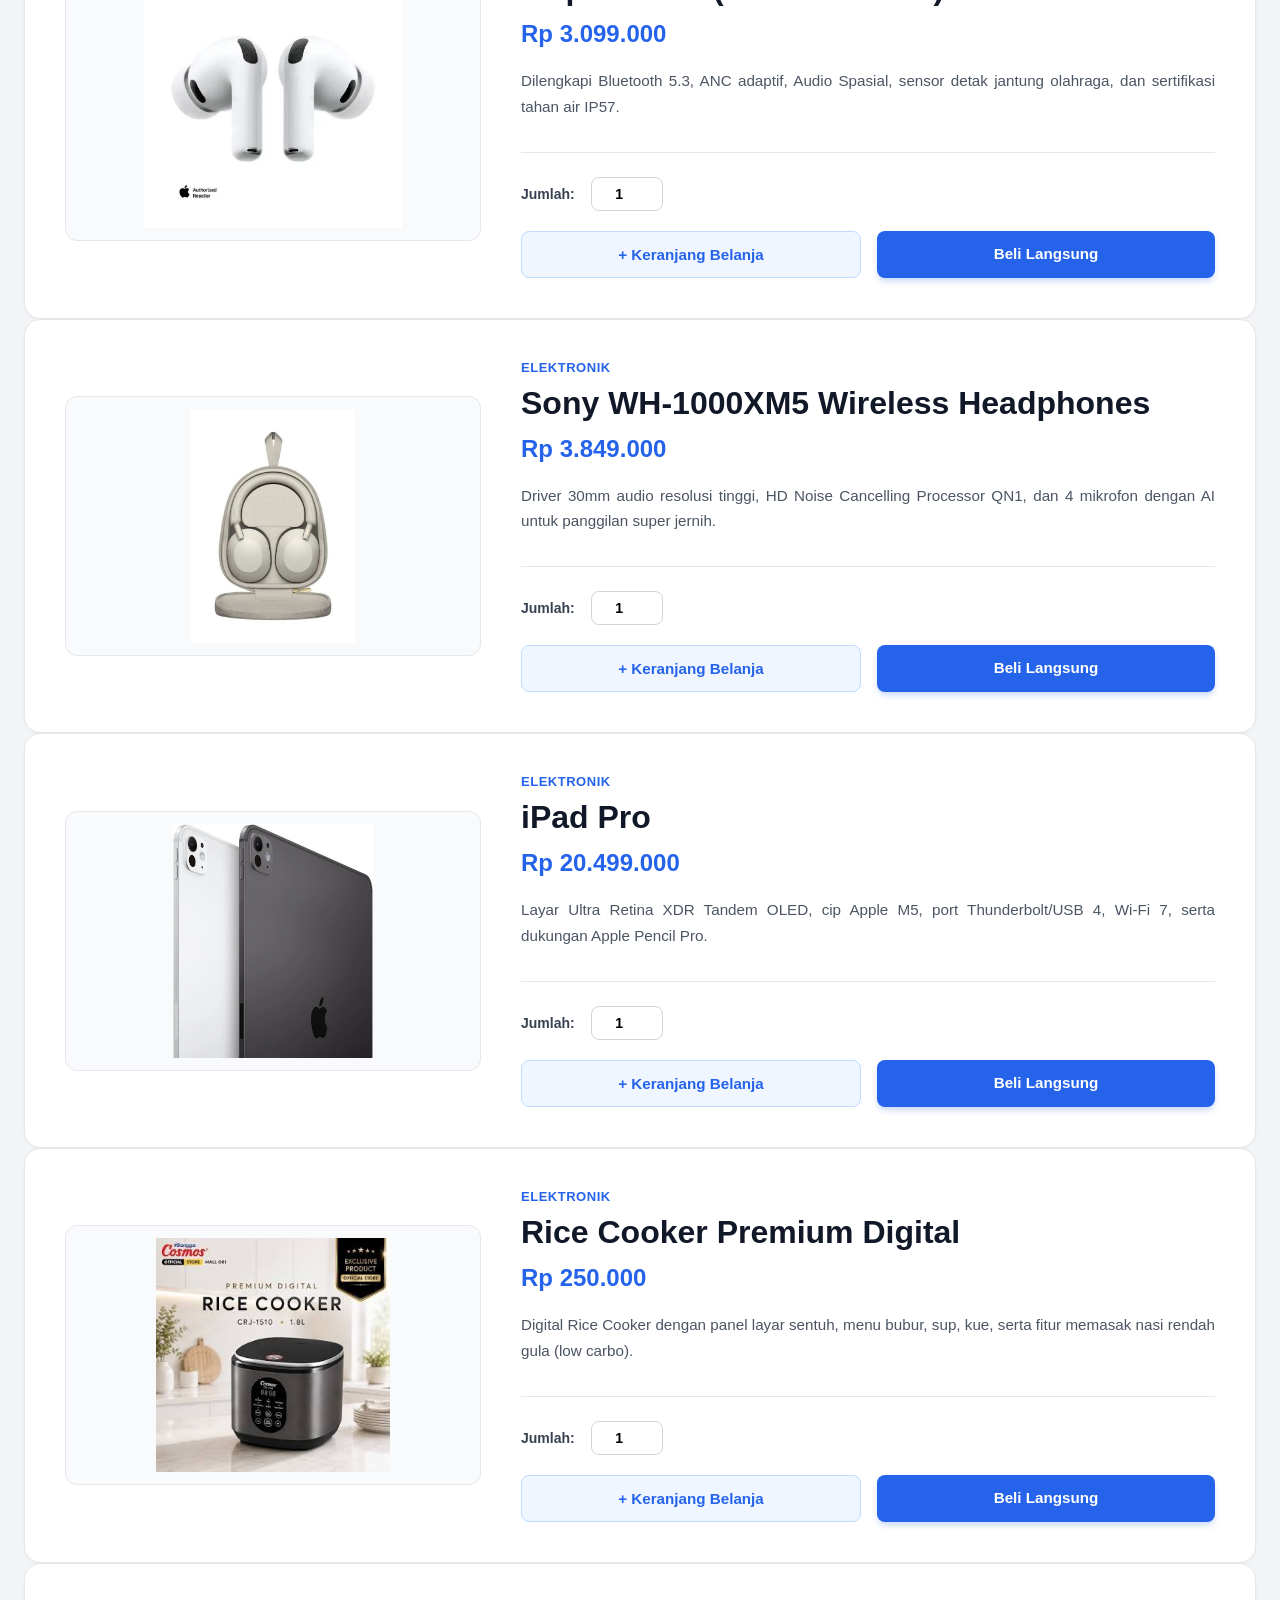
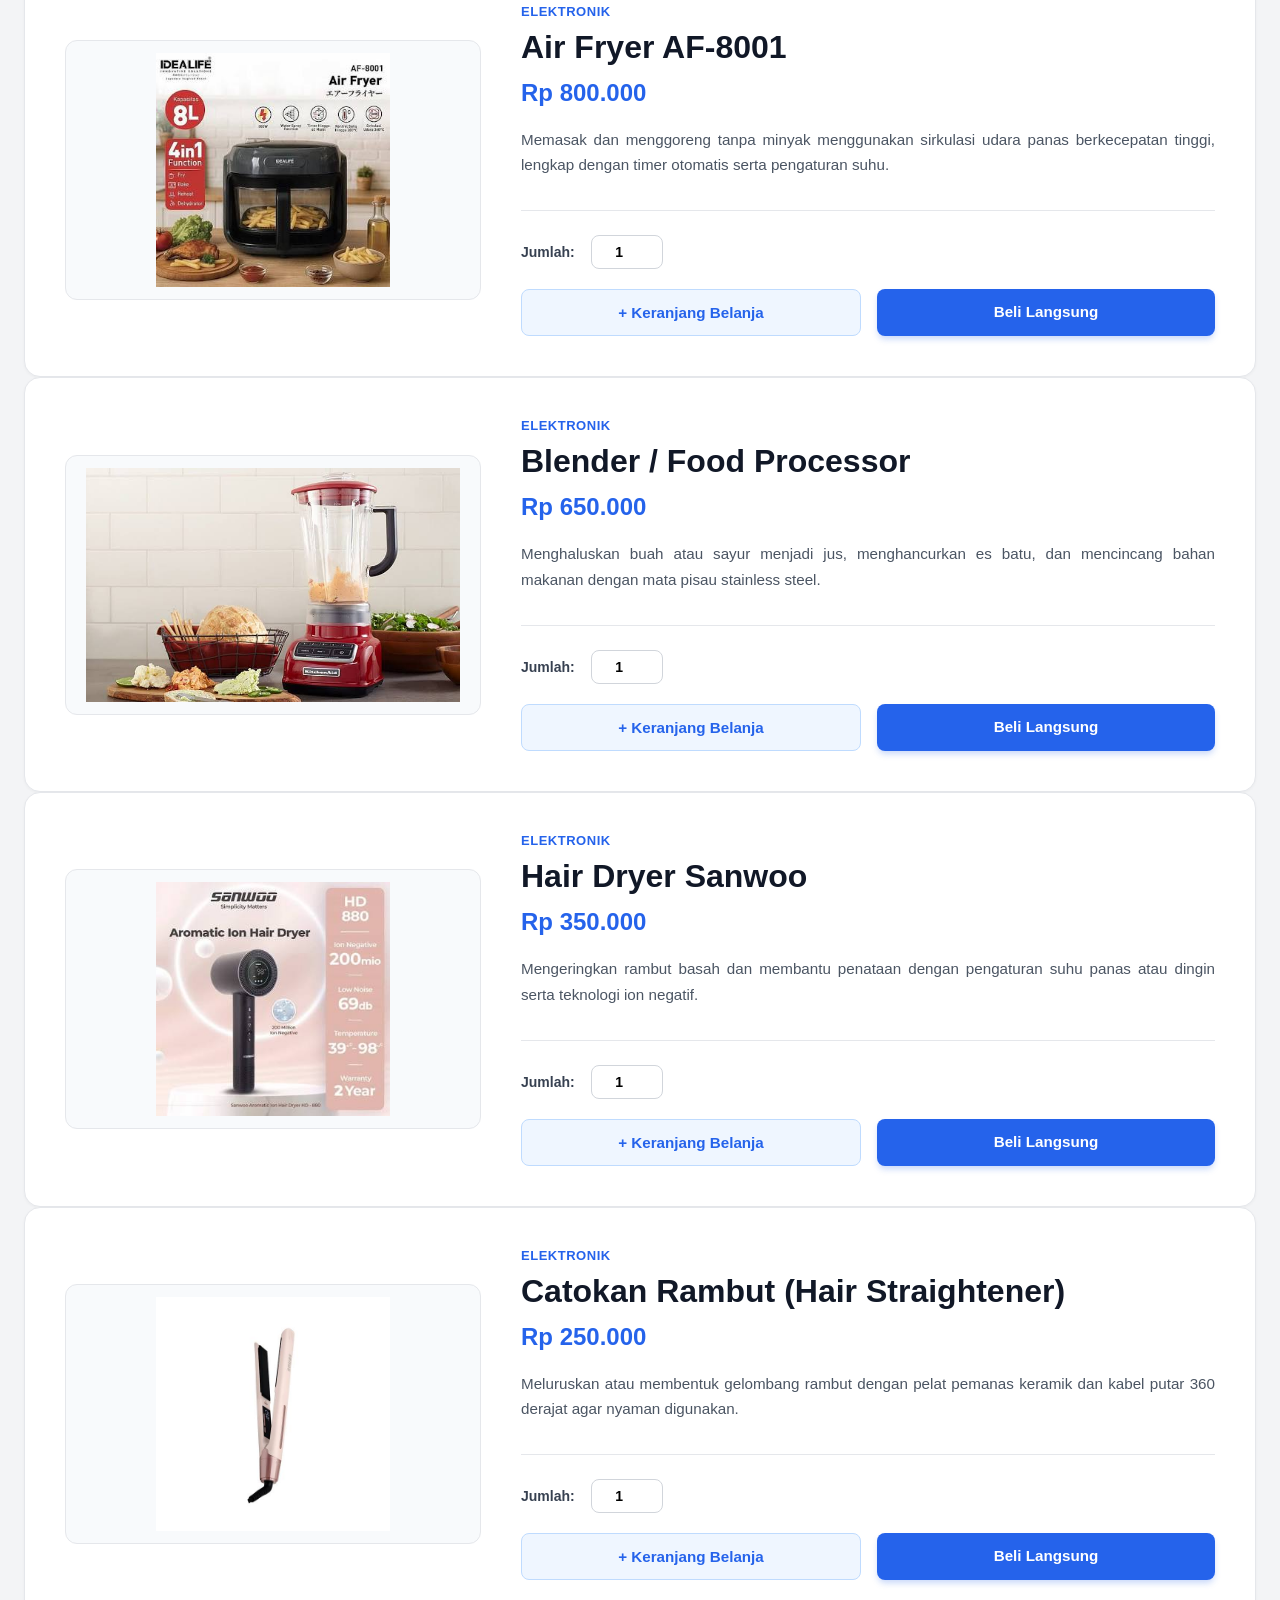
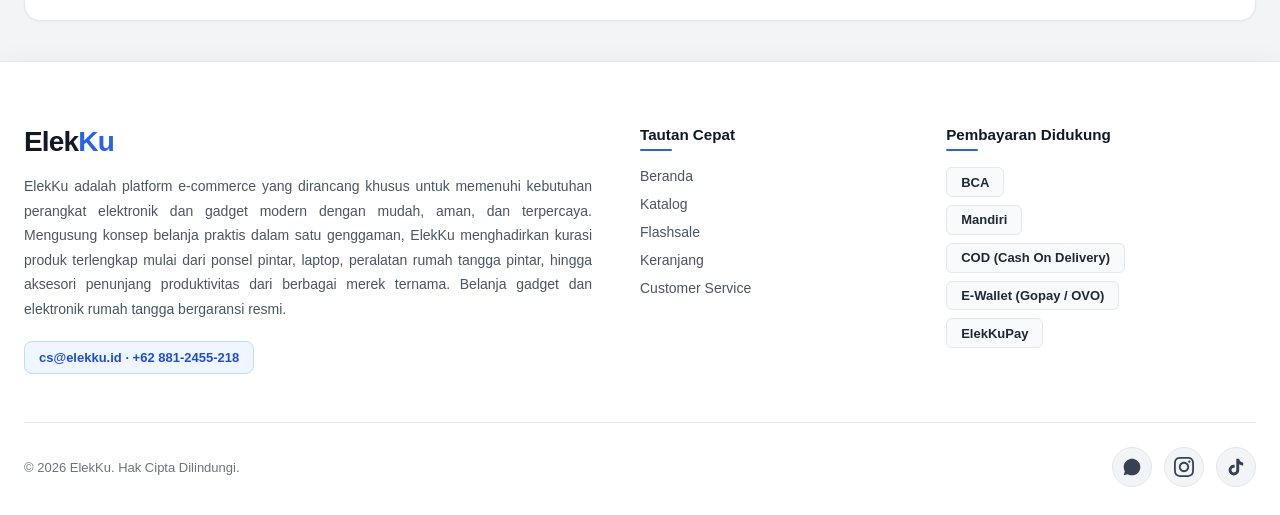
<file: detail.html>
<!DOCTYPE html>
<html lang="id">
<head>
    <meta charset="UTF-8">
    <meta name="viewport" content="width=device-width, initial-scale=1.0">
    <title>Detail TV Samsung Series 7 AU7000UXZN - ElekKu</title>
    <link rel="stylesheet" href="style.css">
</head>
<body class="halaman-detail">
    <!-- Navigasi Utama -->
    <nav class="bilah-navigasi">
        <div class="kontainer-navigasi">
            <a href="index.html" class="logo-toko">Elek<span>Ku</span></a>
            <div class="menu-navigasi">
                <a href="index.html" class="tautan-navigasi">Beranda</a>
                <a href="katalog.html" class="tautan-navigasi aktif">Katalog</a>
                <a href="flashsale.html" class="tautan-navigasi">Flashsale</a>
                <a href="keranjangHapus.html" class="tautan-navigasi">Keranjang</a>
                <a href="customer.html" class="tautan-navigasi">Customer Service</a>
            </div>
            <a href="login.html" class="tombol-keluar">Keluar</a>
        </div>
    </nav>

    <div class="kontainer-utama">
        <!-- Produk 1 -->
        <div class="kartu-detail-produk">
            <img src="smarttvsamsung.jpg" class="gambar-detail-produk" alt="TV">
            <div class="informasi-detail-produk">
                <div>
                    <span class="label-kategori-detail">ELEKTRONIK</span>
                    <h2 class="judul-detail-produk">Samsung Series 7 AU7000UXZN 4K Ultra HD TV Cerdas</h2>
                    <p class="harga-detail-produk">Rp 5.999.000</p>
                    <p class="deskripsi-detail-produk">Ukuran 43 inci 4K UHD. Sistem operasi Google TV/Tizen, dukungan Wi-Fi Dual Band, Bluetooth, port HDMI (eARC), USB, dan tuner DVB-T2.</p>
                </div>
                <div class="area-aksi-produk">
                    <div class="grup-jumlah-produk">
                        <span class="label-jumlah">Jumlah:</span>
                        <input type="number" value="1" min="1" class="input-jumlah-detail">
                    </div>
                    <div class="grup-tombol-aksi">
                        <a href="keranjang.html" class="tombol-tambah-keranjang">+ Keranjang Belanja</a>
                        <a href="checkout.html" class="tombol-beli-langsung">Beli Langsung</a>
                    </div>
                </div>
            </div>
        </div>

        <!-- Produk 2 -->
        <div class="kartu-detail-produk">
            <img src="androidtvbox.jpg" class="gambar-detail-produk" alt="tvbox">
            <div class="informasi-detail-produk">
                <div>
                    <span class="label-kategori-detail">ELEKTRONIK</span>
                    <h2 class="judul-detail-produk">Hiplay X96Q Netflix Android 10.0 TV Box 2GB</h2>
                    <p class="harga-detail-produk">Rp 425.000</p>
                    <p class="deskripsi-detail-produk">Prosesor Quad-Core dengan RAM 2GB, penyimpanan 16GB, mendukung resolusi hingga 4K UHD, Wi-Fi Dual Band, dan remote suara.</p>
                </div>
                <div class="area-aksi-produk">
                    <div class="grup-jumlah-produk">
                        <span class="label-jumlah">Jumlah:</span>
                        <input type="number" value="1" min="1" class="input-jumlah-detail">
                    </div>
                    <div class="grup-tombol-aksi">
                        <a href="keranjang.html" class="tombol-tambah-keranjang">+ Keranjang Belanja</a>
                        <a href="checkout.html" class="tombol-beli-langsung">Beli Langsung</a>
                    </div>
                </div>
            </div>
        </div>

        <!-- Produk 3 -->
        <div class="kartu-detail-produk">
            <img src="kipas angin.jpg" class="gambar-detail-produk" alt="kipasangin">
            <div class="informasi-detail-produk">
                <div>
                    <span class="label-kategori-detail">ELEKTRONIK</span>
                    <h2 class="judul-detail-produk">Cosmos Kipas Angin Stand Fan 16-Sdb</h2>
                    <p class="harga-detail-produk">Rp 306.500</p>
                    <p class="deskripsi-detail-produk">Kipas berdiri ukuran 16 inci dengan tiang yang bisa diatur tingginya, 3 tingkat kecepatan, osilasi, serta pengaman thermostat.</p>
                </div>
                <div class="area-aksi-produk">
                    <div class="grup-jumlah-produk">
                        <span class="label-jumlah">Jumlah:</span>
                        <input type="number" value="1" min="1" class="input-jumlah-detail">
                    </div>
                    <div class="grup-tombol-aksi">
                        <a href="keranjang.html" class="tombol-tambah-keranjang">+ Keranjang Belanja</a>
                        <a href="checkout.html" class="tombol-beli-langsung">Beli Langsung</a>
                    </div>
                </div>
            </div>
        </div>

        <!-- Produk 4 -->
        <div class="kartu-detail-produk">
            <img src="kulkasa2pintu.jpg" class="gambar-detail-produk" alt="kulkas">
            <div class="informasi-detail-produk">
                <div>
                    <span class="label-kategori-detail">ELEKTRONIK</span>
                    <h2 class="judul-detail-produk">LG 235L / 217L Kulkas 2 Pintu Inverter Compressor</h2>
                    <p class="harga-detail-produk">Rp 3.962.000</p>
                    <p class="deskripsi-detail-produk">Teknologi No Frost tanpa bunga es, sirkulasi udara Multi Air Flow, rak kaca tempered glass yang kuat, serta laci khusus sayur dan buah.</p>
                </div>
                <div class="area-aksi-produk">
                    <div class="grup-jumlah-produk">
                        <span class="label-jumlah">Jumlah:</span>
                        <input type="number" value="1" min="1" class="input-jumlah-detail">
                    </div>
                    <div class="grup-tombol-aksi">
                        <a href="keranjang.html" class="tombol-tambah-keranjang">+ Keranjang Belanja</a>
                        <a href="checkout.html" class="tombol-beli-langsung">Beli Langsung</a>
                    </div>
                </div>
            </div>
        </div>

        <!-- Produk 5 -->
        <div class="kartu-detail-produk">
            <img src="setrika.jpg" class="gambar-detail-produk" alt="setrika">
            <div class="informasi-detail-produk">
                <div>
                    <span class="label-kategori-detail">ELEKTRONIK</span>
                    <h2 class="judul-detail-produk">Philips Setrika Uap 2000 Watt Dst1040/30</h2>
                    <p class="harga-detail-produk">Rp 369.000</p>
                    <p class="deskripsi-detail-produk">Setrika uap dengan lapisan alas non-stick anti-lengket, daya 2000 Watt, serta pengatur suhu yang mudah disesuaikan.</p>
                </div>
                <div class="area-aksi-produk">
                    <div class="grup-jumlah-produk">
                        <span class="label-jumlah">Jumlah:</span>
                        <input type="number" value="1" min="1" class="input-jumlah-detail">
                    </div>
                    <div class="grup-tombol-aksi">
                        <a href="keranjang.html" class="tombol-tambah-keranjang">+ Keranjang Belanja</a>
                        <a href="checkout.html" class="tombol-beli-langsung">Beli Langsung</a>
                    </div>
                </div>
            </div>
        </div>

        <!-- Produk 6 -->
        <div class="kartu-detail-produk">
            <img src="ip18promax.jpeg" class="gambar-detail-produk" alt="iphone">
            <div class="informasi-detail-produk">
                <div>
                    <span class="label-kategori-detail">ELEKTRONIK</span>
                    <h2 class="judul-detail-produk">iPhone 18 Pro Max</h2>
                    <p class="harga-detail-produk">Rp 29.499.000</p>
                    <p class="deskripsi-detail-produk">Layar 6,9 inci Super Retina XDR OLED 120Hz, cip Apple A20 Pro, serta tiga kamera belakang 48 MP dengan zoom optik hingga 8x.</p>
                </div>
                <div class="area-aksi-produk">
                    <div class="grup-jumlah-produk">
                        <span class="label-jumlah">Jumlah:</span>
                        <input type="number" value="1" min="1" class="input-jumlah-detail">
                    </div>
                    <div class="grup-tombol-aksi">
                        <a href="keranjang.html" class="tombol-tambah-keranjang">+ Keranjang Belanja</a>
                        <a href="checkout.html" class="tombol-beli-langsung">Beli Langsung</a>
                    </div>
                </div>
            </div>
        </div>

        <!-- Produk 7 -->
        <div class="kartu-detail-produk">
            <img src="macbook.jpeg" class="gambar-detail-produk" alt="macbook">
            <div class="informasi-detail-produk">
                <div>
                    <span class="label-kategori-detail">ELEKTRONIK</span>
                    <h2 class="judul-detail-produk">MacBook Pro</h2>
                    <p class="harga-detail-produk">Rp 26.999.000</p>
                    <p class="deskripsi-detail-produk">Layar Liquid Retina XDR, ditenagai cip seri M5 dengan performa AI tinggi, serta daya tahan baterai hingga 24 jam.</p>
                </div>
                <div class="area-aksi-produk">
                    <div class="grup-jumlah-produk">
                        <span class="label-jumlah">Jumlah:</span>
                        <input type="number" value="1" min="1" class="input-jumlah-detail">
                    </div>
                    <div class="grup-tombol-aksi">
                        <a href="keranjang.html" class="tombol-tambah-keranjang">+ Keranjang Belanja</a>
                        <a href="checkout.html" class="tombol-beli-langsung">Beli Langsung</a>
                    </div>
                </div>
            </div>
        </div>

        <!-- Produk 8 -->
        <div class="kartu-detail-produk">
            <img src="airpod.jpeg" class="gambar-detail-produk" alt="airpods">
            <div class="informasi-detail-produk">
                <div>
                    <span class="label-kategori-detail">ELEKTRONIK</span>
                    <h2 class="judul-detail-produk">Airpods Pro (Generasi ke-3)</h2>
                    <p class="harga-detail-produk">Rp 3.099.000</p>
                    <p class="deskripsi-detail-produk">Dilengkapi Bluetooth 5.3, ANC adaptif, Audio Spasial, sensor detak jantung olahraga, dan sertifikasi tahan air IP57.</p>
                </div>
                <div class="area-aksi-produk">
                    <div class="grup-jumlah-produk">
                        <span class="label-jumlah">Jumlah:</span>
                        <input type="number" value="1" min="1" class="input-jumlah-detail">
                    </div>
                    <div class="grup-tombol-aksi">
                        <a href="keranjang.html" class="tombol-tambah-keranjang">+ Keranjang Belanja</a>
                        <a href="checkout.html" class="tombol-beli-langsung">Beli Langsung</a>
                    </div>
                </div>
            </div>
        </div>

        <!-- Produk 9 -->
        <div class="kartu-detail-produk">
            <img src="headphone.jpeg" class="gambar-detail-produk" alt="headphone">
            <div class="informasi-detail-produk">
                <div>
                    <span class="label-kategori-detail">ELEKTRONIK</span>
                    <h2 class="judul-detail-produk">Sony WH-1000XM5 Wireless Headphones</h2>
                    <p class="harga-detail-produk">Rp 3.849.000</p>
                    <p class="deskripsi-detail-produk">Driver 30mm audio resolusi tinggi, HD Noise Cancelling Processor QN1, dan 4 mikrofon dengan AI untuk panggilan super jernih.</p>
                </div>
                <div class="area-aksi-produk">
                    <div class="grup-jumlah-produk">
                        <span class="label-jumlah">Jumlah:</span>
                        <input type="number" value="1" min="1" class="input-jumlah-detail">
                    </div>
                    <div class="grup-tombol-aksi">
                        <a href="keranjang.html" class="tombol-tambah-keranjang">+ Keranjang Belanja</a>
                        <a href="checkout.html" class="tombol-beli-langsung">Beli Langsung</a>
                    </div>
                </div>
            </div>
        </div>

        <!-- Produk 10 -->
        <div class="kartu-detail-produk">
            <img src="ipad.jpeg" class="gambar-detail-produk" alt="ipad">
            <div class="informasi-detail-produk">
                <div>
                    <span class="label-kategori-detail">ELEKTRONIK</span>
                    <h2 class="judul-detail-produk">iPad Pro</h2>
                    <p class="harga-detail-produk">Rp 20.499.000</p>
                    <p class="deskripsi-detail-produk">Layar Ultra Retina XDR Tandem OLED, cip Apple M5, port Thunderbolt/USB 4, Wi-Fi 7, serta dukungan Apple Pencil Pro.</p>
                </div>
                <div class="area-aksi-produk">
                    <div class="grup-jumlah-produk">
                        <span class="label-jumlah">Jumlah:</span>
                        <input type="number" value="1" min="1" class="input-jumlah-detail">
                    </div>
                    <div class="grup-tombol-aksi">
                        <a href="keranjang.html" class="tombol-tambah-keranjang">+ Keranjang Belanja</a>
                        <a href="checkout.html" class="tombol-beli-langsung">Beli Langsung</a>
                    </div>
                </div>
            </div>
        </div>

        <!-- Produk 11 -->
        <div class="kartu-detail-produk">
            <img src="ricecooker.jpeg" class="gambar-detail-produk" alt="ricecooker">
            <div class="informasi-detail-produk">
                <div>
                    <span class="label-kategori-detail">ELEKTRONIK</span>
                    <h2 class="judul-detail-produk">Rice Cooker Premium Digital</h2>
                    <p class="harga-detail-produk">Rp 250.000</p>
                    <p class="deskripsi-detail-produk">Digital Rice Cooker dengan panel layar sentuh, menu bubur, sup, kue, serta fitur memasak nasi rendah gula (low carbo).</p>
                </div>
                <div class="area-aksi-produk">
                    <div class="grup-jumlah-produk">
                        <span class="label-jumlah">Jumlah:</span>
                        <input type="number" value="1" min="1" class="input-jumlah-detail">
                    </div>
                    <div class="grup-tombol-aksi">
                        <a href="keranjang.html" class="tombol-tambah-keranjang">+ Keranjang Belanja</a>
                        <a href="checkout.html" class="tombol-beli-langsung">Beli Langsung</a>
                    </div>
                </div>
            </div>
        </div>

        <!-- Produk 12 -->
        <div class="kartu-detail-produk">
            <img src="airfrayer.jpeg" class="gambar-detail-produk" alt="airfrayer">
            <div class="informasi-detail-produk">
                <div>
                    <span class="label-kategori-detail">ELEKTRONIK</span>
                    <h2 class="judul-detail-produk">Air Fryer AF-8001</h2>
                    <p class="harga-detail-produk">Rp 800.000</p>
                    <p class="deskripsi-detail-produk">Memasak dan menggoreng tanpa minyak menggunakan sirkulasi udara panas berkecepatan tinggi, lengkap dengan timer otomatis serta pengaturan suhu.</p>
                </div>
                <div class="area-aksi-produk">
                    <div class="grup-jumlah-produk">
                        <span class="label-jumlah">Jumlah:</span>
                        <input type="number" value="1" min="1" class="input-jumlah-detail">
                    </div>
                    <div class="grup-tombol-aksi">
                        <a href="keranjang.html" class="tombol-tambah-keranjang">+ Keranjang Belanja</a>
                        <a href="checkout.html" class="tombol-beli-langsung">Beli Langsung</a>
                    </div>
                </div>
            </div>
        </div>

        <!-- Produk 13 -->
        <div class="kartu-detail-produk">
            <img src="blender.jpeg" class="gambar-detail-produk" alt="blender">
            <div class="informasi-detail-produk">
                <div>
                    <span class="label-kategori-detail">ELEKTRONIK</span>
                    <h2 class="judul-detail-produk">Blender / Food Processor</h2>
                    <p class="harga-detail-produk">Rp 650.000</p>
                    <p class="deskripsi-detail-produk">Menghaluskan buah atau sayur menjadi jus, menghancurkan es batu, dan mencincang bahan makanan dengan mata pisau stainless steel.</p>
                </div>
                <div class="area-aksi-produk">
                    <div class="grup-jumlah-produk">
                        <span class="label-jumlah">Jumlah:</span>
                        <input type="number" value="1" min="1" class="input-jumlah-detail">
                    </div>
                    <div class="grup-tombol-aksi">
                        <a href="keranjang.html" class="tombol-tambah-keranjang">+ Keranjang Belanja</a>
                        <a href="checkout.html" class="tombol-beli-langsung">Beli Langsung</a>
                    </div>
                </div>
            </div>
        </div>

        <!-- Produk 14 -->
        <div class="kartu-detail-produk">
            <img src="hairdryer.jpeg" class="gambar-detail-produk" alt="hairdryer">
            <div class="informasi-detail-produk">
                <div>
                    <span class="label-kategori-detail">ELEKTRONIK</span>
                    <h2 class="judul-detail-produk">Hair Dryer Sanwoo</h2>
                    <p class="harga-detail-produk">Rp 350.000</p>
                    <p class="deskripsi-detail-produk">Mengeringkan rambut basah dan membantu penataan dengan pengaturan suhu panas atau dingin serta teknologi ion negatif.</p>
                </div>
                <div class="area-aksi-produk">
                    <div class="grup-jumlah-produk">
                        <span class="label-jumlah">Jumlah:</span>
                        <input type="number" value="1" min="1" class="input-jumlah-detail">
                    </div>
                    <div class="grup-tombol-aksi">
                        <a href="keranjang.html" class="tombol-tambah-keranjang">+ Keranjang Belanja</a>
                        <a href="checkout.html" class="tombol-beli-langsung">Beli Langsung</a>
                    </div>
                </div>
            </div>
        </div>

        <!-- Produk 15 -->
        <div class="kartu-detail-produk">
            <img src="catokan.jpeg" class="gambar-detail-produk" alt="catokan">
            <div class="informasi-detail-produk">
                <div>
                    <span class="label-kategori-detail">ELEKTRONIK</span>
                    <h2 class="judul-detail-produk">Catokan Rambut (Hair Straightener)</h2>
                    <p class="harga-detail-produk">Rp 250.000</p>
                    <p class="deskripsi-detail-produk">Meluruskan atau membentuk gelombang rambut dengan pelat pemanas keramik dan kabel putar 360 derajat agar nyaman digunakan.</p>
                </div>
                <div class="area-aksi-produk">
                    <div class="grup-jumlah-produk">
                        <span class="label-jumlah">Jumlah:</span>
                        <input type="number" value="1" min="1" class="input-jumlah-detail">
                    </div>
                    <div class="grup-tombol-aksi">
                        <a href="keranjang.html" class="tombol-tambah-keranjang">+ Keranjang Belanja</a>
                        <a href="checkout.html" class="tombol-beli-langsung">Beli Langsung</a>
                    </div>
                </div>
            </div>
        </div>
    </div>

    <!-- Catatan Kaki / Footer -->
    <footer class="bagian-footer">
        <div class="kontainer-footer">
            <!-- Kolom 1: Brand & Kontak -->
            <div class="kolom-brand">
                <a href="index.html" class="logo-footer">Elek<span>Ku</span></a>
                <p class="deskripsi-footer">
                    ElekKu adalah platform e-commerce yang dirancang khusus untuk memenuhi kebutuhan perangkat elektronik dan gadget modern dengan mudah, aman, dan terpercaya. Mengusung konsep belanja praktis dalam satu genggaman, ElekKu menghadirkan kurasi produk terlengkap mulai dari ponsel pintar, laptop, peralatan rumah tangga pintar, hingga aksesori penunjang produktivitas dari berbagai merek ternama. Belanja gadget dan elektronik rumah tangga bergaransi resmi.
                </p>
                <p class="kontak-footer">cs@elekku.id · +62 881-2455-218</p>
            </div>

            <!-- Kolom 2 & 3: Tautan Cepat & Pembayaran -->
            <div class="kolom-kiri-tengah">
                <div class="grup-menu-footer">
                    <h4 class="judul-footer">Tautan Cepat</h4>
                    <ul class="daftar-tautan-footer">
                        <li><a href="index.html">Beranda</a></li>
                        <li><a href="katalog.html">Katalog</a></li>
                        <li><a href="flashsale.html">Flashsale</a></li>
                        <li><a href="keranjangHapus.html">Keranjang</a></li>
                        <li><a href="customer.html">Customer Service</a></li>
                    </ul>
                </div>

                <div class="grup-menu-footer">
                    <h4 class="judul-footer">Pembayaran Didukung</h4>
                    <ul class="daftar-pembayaran-footer">
                        <li><span>BCA</span></li>
                        <li><span>Mandiri</span></li>
                        <li><span>COD (Cash On Delivery)</span></li>
                        <li><span>E-Wallet (Gopay / OVO)</span></li>
                        <li><span>ElekKuPay</span></li>
                    </ul>
                </div>
            </div>
        </div>

        <div class="bawah-footer">
            <p>&copy; 2026 ElekKu. Hak Cipta Dilindungi.</p>
            <div class="sosmed-footer">
                <!-- WhatsApp -->
                <a href="https://web.whatsapp.com/" target="_blank" rel="noopener" aria-label="WhatsApp" class="ikon-wa">
                    <svg viewBox="0 0 24 24" width="20" height="20" fill="currentColor">
                        <path d="M12.031 6.172c-3.181 0-5.767 2.586-5.768 5.766-.001 1.298.38 2.27 1.019 3.287l-.582 2.128 2.182-.573c.978.58 1.911.928 3.145.929 3.178 0 5.767-2.587 5.768-5.766.001-3.187-2.575-5.77-5.764-5.771zm3.392 8.244c-.144.405-.837.774-1.17.824-.299.045-.677.063-1.092-.069-.252-.08-.575-.187-.988-.365-1.739-.751-2.874-2.502-2.961-2.617-.087-.116-.708-.94-.708-1.793s.448-1.273.607-1.446c.159-.173.346-.217.462-.217l.332.006c.106.005.249-.04.39.298.144.347.491 1.2.534 1.287.043.087.072.188.014.304-.058.116-.087.188-.173.289l-.26.304c-.087.086-.177.18-.076.354.101.174.449.741.964 1.201.662.591 1.221.774 1.394.86s.274.072.376-.043c.101-.116.433-.506.549-.68.116-.173.231-.145.39-.087s1.011.477 1.184.564.289.13.332.202c.045.072.045.419-.1.824zM12 2C6.477 2 2 6.477 2 12c0 1.89.525 3.66 1.438 5.168L2 22l4.978-1.418A9.955 9.955 0 0012 22c5.523 0 10-4.477 10-10S17.523 2 12 2z"/>
                    </svg>
                </a>
                <!-- Instagram -->
                <a href="https://www.instagram.com/" target="_blank" rel="noopener" aria-label="Instagram" class="ikon-ig">
                    <svg viewBox="0 0 24 24" width="20" height="20" fill="currentColor">
                        <path d="M12 2.163c3.204 0 3.584.012 4.85.07 3.252.148 4.771 1.691 4.919 4.919.058 1.265.069 1.645.069 4.849 0 3.205-.012 3.584-.069 4.849-.149 3.225-1.664 4.771-4.919 4.919-1.266.058-1.644.07-4.85.07-3.204 0-3.584-.012-4.849-.07-3.26-.149-4.771-1.699-4.919-4.92-.058-1.265-.07-1.644-.07-4.849 0-3.204.013-3.583.07-4.849.149-3.227 1.664-4.771 4.919-4.919 1.266-.057 1.645-.069 4.849-.069zm0-2.163c-3.259 0-3.667.014-4.947.072-4.358.2-6.78 2.618-6.98 6.98-.059 1.281-.073 1.689-.073 4.948 0 3.259.014 3.668.072 4.948.2 4.358 2.618 6.78 6.98 6.98 1.281.058 1.689.072 4.948.072 3.259 0 3.668-.014 4.948-.072 4.354-.2 6.782-2.618 6.979-6.98.059-1.28.073-1.689.073-4.948 0-3.259-.014-3.667-.072-4.947-.196-4.354-2.617-6.78-6.979-6.98-1.281-.059-1.69-.073-4.949-.073zm0 5.838c-3.403 0-6.162 2.759-6.162 6.162s2.759 6.163 6.162 6.163 6.162-2.759 6.162-6.163c0-3.403-2.759-6.162-6.162-6.162zm0 10.162c-2.209 0-4-1.79-4-4 0-2.209 1.791-4 4-4s4 1.791 4 4c0 2.21-1.791 4-4 4zm6.406-11.845c-.796 0-1.441.645-1.441 1.44s.645 1.44 1.441 1.44c.795 0 1.439-.645 1.439-1.44s-.644-1.44-1.439-1.44z"/>
                    </svg>
                </a>
                <!-- TikTok -->
                <a href="https://www.tiktok.com/id-ID/" target="_blank" rel="noopener" aria-label="TikTok" class="ikon-tt">
                    <svg viewBox="0 0 24 24" width="20" height="20" fill="currentColor">
                        <path d="M19.59 6.69a4.83 4.83 0 0 1-3.77-4.25V2h-3.45v13.67a2.89 2.89 0 0 1-5.2 1.74 2.89 2.89 0 0 1 2.31-4.64 2.93 2.93 0 0 1 .88.13V9.4a6.84 6.84 0 0 0-1-.05A6.33 6.33 0 0 0 5 20.1a6.34 6.34 0 0 0 10.86-4.43v-7a8.16 8.16 0 0 0 4.77 1.52v-3.4a4.85 4.85 0 0 1-1-.1z"/>
                    </svg>
                </a>
            </div>
        </div>
    </footer>
</body>
</html>
</file>
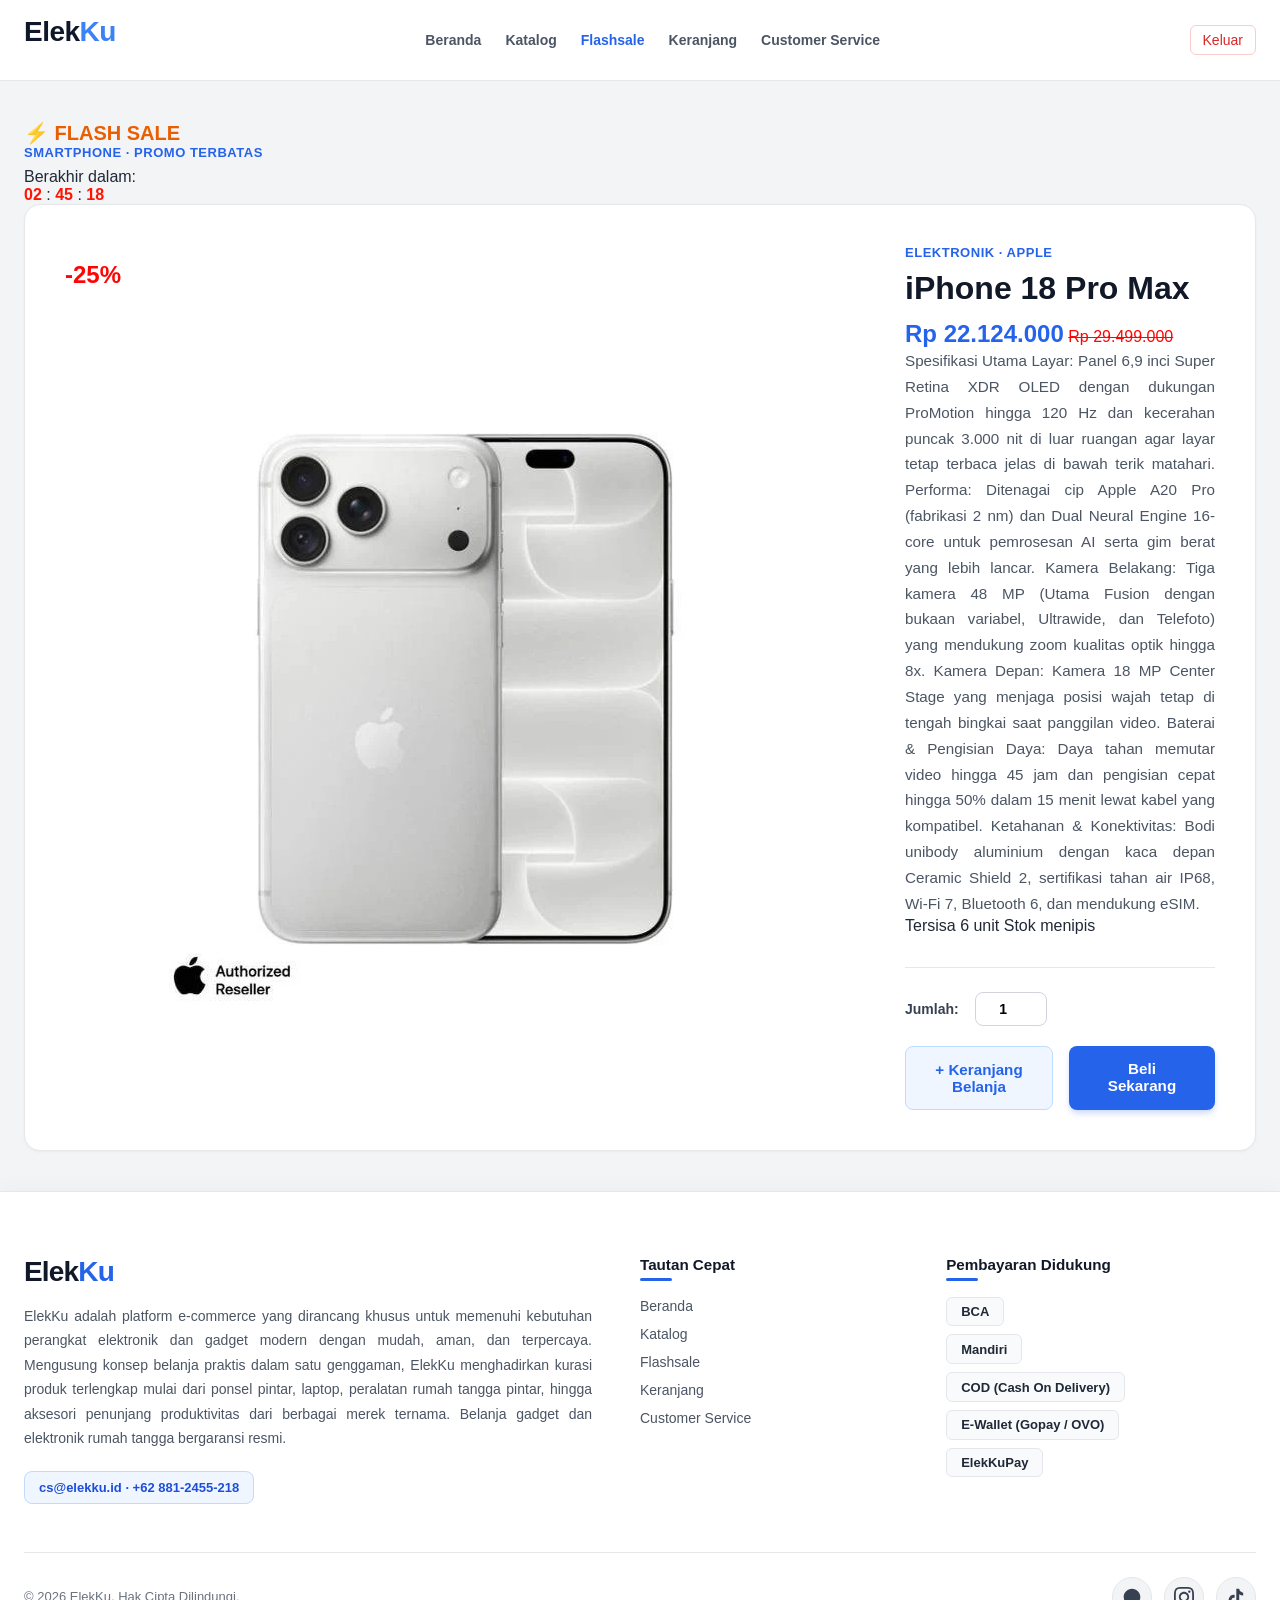
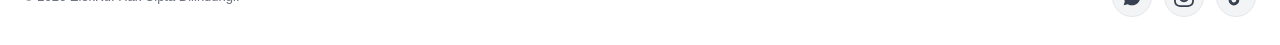
<file: detailflsh.html>
<!DOCTYPE html>
<html lang="id">
<head>
    <meta charset="UTF-8">
    <meta name="viewport" content="width=device-width, initial-scale=1.0">
    <title>Flash Sale iPhone 18 Pro Max - ElekKu</title>
    <link rel="stylesheet" href="style.css">
</head>
<body class="halaman-detail">
    <!-- Navigasi Utama -->
    <nav class="bilah-navigasi">
        <div class="kontainer-navigasi">
            <a href="index.html" class="logo-toko">Elek<span>Ku</span></a>
            <div class="menu-navigasi">
                <a href="index.html" class="tautan-navigasi">Beranda</a>
                <a href="katalog.html" class="tautan-navigasi">Katalog</a>
                <a href="flashsale.html" class="tautan-navigasi aktif">Flashsale</a>
                <a href="keranjangflash.html" class="tautan-navigasi">Keranjang</a>
                <a href="customer.html" class="tautan-navigasi">Customer Service</a>
            </div>
            <a href="login.html" class="tombol-keluar">Keluar</a>
        </div>
    </nav>

    <main class="kontainer-utama">
        <!-- Banner Status Flash Sale -->
        <div class="header-flash-sale">
            <div class="judul-flash-sale-grup">
                <span class="badge-flash-sale">⚡ FLASH SALE</span>
                <span class="label-kategori-detail">SMARTPHONE · PROMO TERBATAS</span>
            </div>
            <div class="kotak-timer-flash-sale" aria-label="Sisa waktu flash sale">
                <span class="label-timer">Berakhir dalam:</span>
                <div class="waktu-flash-sale">
                    <span class="unit-waktu" id="fs-jam">02</span>
                    <span class="pemisah-waktu">:</span>
                    <span class="unit-waktu" id="fs-menit">45</span>
                    <span class="pemisah-waktu">:</span>
                    <span class="unit-waktu" id="fs-detik">18</span>
                </div>
            </div>
        </div>

        <!-- Kartu Detail Flash Sale iPhone -->
        <div class="kartu-detail-produk kartu-detail-flash-sale">
            <div class="wadah-gambar-fs">
                <span class="label-diskon">-25%</span>
                <img src="ip18promax.jpeg" class="detail-produk" alt="iPhone 18 Pro Max">
            </div>

            <div class="informasi-detail-produk">
                <div>
                    <span class="label-kategori-detail">ELEKTRONIK · APPLE</span>
                    <h1 class="judul-detail-produk">iPhone 18 Pro Max</h1>

                    <div class="blok-harga-fs">
                        <span class="harga-detail-produk">Rp 22.124.000</span>
                        <span class="harga-coret-fs">Rp 29.499.000</span>
                    </div>

                    <p class="deskripsi-detail-produk">
                        Spesifikasi Utama
Layar: Panel 6,9 inci Super Retina XDR OLED dengan dukungan ProMotion hingga 120 Hz dan kecerahan puncak 3.000 nit di luar ruangan agar layar tetap terbaca jelas di bawah terik matahari.

Performa: Ditenagai cip Apple A20 Pro (fabrikasi 2 nm) dan Dual Neural Engine 16-core untuk pemrosesan AI serta gim berat yang lebih lancar.

Kamera Belakang: Tiga kamera 48 MP (Utama Fusion dengan bukaan variabel, Ultrawide, dan Telefoto) yang mendukung zoom kualitas optik hingga 8x.

Kamera Depan: Kamera 18 MP Center Stage yang menjaga posisi wajah tetap di tengah bingkai saat panggilan video.

Baterai & Pengisian Daya: Daya tahan memutar video hingga 45 jam dan pengisian cepat hingga 50% dalam 15 menit lewat kabel yang kompatibel.

Ketahanan & Konektivitas: Bodi unibody aluminium dengan kaca depan Ceramic Shield 2, sertifikasi tahan air IP68, Wi-Fi 7, Bluetooth 6, dan mendukung eSIM.

                    <div class="wadah-stok-fs">
                        <div class="info-stok-fs">
                            <span>Tersisa 6 unit</span>
                            <span>Stok menipis</span>
                        </div>
                        <div class="bar-stok-luar">
                            <div class="bar-stok-dalam" style="width: 30%;"></div>
                        </div>
                    </div>
                </div>

                <div class="area-aksi-produk">
                    <div class="grup-jumlah-produk">
                        <label for="jumlah-iphone" class="label-jumlah">Jumlah:</label>
                        <input id="jumlah-iphone" type="number" value="1" min="1" max="6" class="input-jumlah-detail">
                    </div>
                    <div class="grup-tombol-aksi">
                        <a href="keranjangflash.html" class="tombol-tambah-keranjang">+ Keranjang Belanja</a>
                        <a href="checkoutflash.html" class="tombol-beli-langsung">Beli Sekarang</a>
                    </div>
                </div>
            </div>
        </div>
    </main>

    <!-- Catatan Kaki / Footer -->
    <footer class="bagian-footer">
        <div class="kontainer-footer">
            <!-- Kolom 1: Brand & Kontak -->
            <div class="kolom-brand">
                <a href="index.html" class="logo-footer">Elek<span>Ku</span></a>
                <p class="deskripsi-footer">
                    ElekKu adalah platform e-commerce yang dirancang khusus untuk memenuhi kebutuhan perangkat elektronik dan gadget modern dengan mudah, aman, dan terpercaya. Mengusung konsep belanja praktis dalam satu genggaman, ElekKu menghadirkan kurasi produk terlengkap mulai dari ponsel pintar, laptop, peralatan rumah tangga pintar, hingga aksesori penunjang produktivitas dari berbagai merek ternama. Belanja gadget dan elektronik rumah tangga bergaransi resmi.
                </p>
                <p class="kontak-footer">cs@elekku.id · +62 881-2455-218</p>
            </div>

            <!-- Kolom 2 & 3: Tautan Cepat & Pembayaran -->
            <div class="kolom-kiri-tengah">
                <div class="grup-menu-footer">
                    <h4 class="judul-footer">Tautan Cepat</h4>
                    <ul class="daftar-tautan-footer">
                        <li><a href="index.html">Beranda</a></li>
                        <li><a href="katalog.html">Katalog</a></li>
                        <li><a href="flashsale.html">Flashsale</a></li>
                        <li><a href="keranjangHapus.html">Keranjang</a></li>
                        <li><a href="customer.html">Customer Service</a></li>
                    </ul>
                </div>

                <div class="grup-menu-footer">
                    <h4 class="judul-footer">Pembayaran Didukung</h4>
                    <ul class="daftar-pembayaran-footer">
                        <li><span>BCA</span></li>
                        <li><span>Mandiri</span></li>
                        <li><span>COD (Cash On Delivery)</span></li>
                        <li><span>E-Wallet (Gopay / OVO)</span></li>
                        <li><span>ElekKuPay</span></li>
                    </ul>
                </div>
            </div>
        </div>

        <div class="bawah-footer">
            <p>&copy; 2026 ElekKu. Hak Cipta Dilindungi.</p>
            <div class="sosmed-footer">
               <!-- WhatsApp -->
                <a href="https://web.whatsapp.com/" target="_blank" rel="noopener" aria-label="WhatsApp" class="ikon-wa">
                    <svg viewBox="0 0 24 24" width="20" height="20" fill="currentColor">
                        <path d="M12.031 6.172c-3.181 0-5.767 2.586-5.768 5.766-.001 1.298.38 2.27 1.019 3.287l-.582 2.128 2.182-.573c.978.58 1.911.928 3.145.929 3.178 0 5.767-2.587 5.768-5.766.001-3.187-2.575-5.77-5.764-5.771zm3.392 8.244c-.144.405-.837.774-1.17.824-.299.045-.677.063-1.092-.069-.252-.08-.575-.187-.988-.365-1.739-.751-2.874-2.502-2.961-2.617-.087-.116-.708-.94-.708-1.793s.448-1.273.607-1.446c.159-.173.346-.217.462-.217l.332.006c.106.005.249-.04.39.298.144.347.491 1.2.534 1.287.043.087.072.188.014.304-.058.116-.087.188-.173.289l-.26.304c-.087.086-.177.18-.076.354.101.174.449.741.964 1.201.662.591 1.221.774 1.394.86s.274.072.376-.043c.101-.116.433-.506.549-.68.116-.173.231-.145.39-.087s1.011.477 1.184.564.289.13.332.202c.045.072.045.419-.1.824zM12 2C6.477 2 2 6.477 2 12c0 1.89.525 3.66 1.438 5.168L2 22l4.978-1.418A9.955 9.955 0 0012 22c5.523 0 10-4.477 10-10S17.523 2 12 2z"/>
                    </svg>
                </a>
                <!-- Instagram -->
                <a href="https://www.instagram.com/" target="_blank" rel="noopener" aria-label="Instagram" class="ikon-ig">
                    <svg viewBox="0 0 24 24" width="20" height="20" fill="currentColor">
                        <path d="M12 2.163c3.204 0 3.584.012 4.85.07 3.252.148 4.771 1.691 4.919 4.919.058 1.265.069 1.645.069 4.849 0 3.205-.012 3.584-.069 4.849-.149 3.225-1.664 4.771-4.919 4.919-1.266.058-1.644.07-4.85.07-3.204 0-3.584-.012-4.849-.07-3.26-.149-4.771-1.699-4.919-4.92-.058-1.265-.07-1.644-.07-4.849 0-3.204.013-3.583.07-4.849.149-3.227 1.664-4.771 4.919-4.919 1.266-.057 1.645-.069 4.849-.069zm0-2.163c-3.259 0-3.667.014-4.947.072-4.358.2-6.78 2.618-6.98 6.98-.059 1.281-.073 1.689-.073 4.948 0 3.259.014 3.668.072 4.948.2 4.358 2.618 6.78 6.98 6.98 1.281.058 1.689.072 4.948.072 3.259 0 3.668-.014 4.948-.072 4.354-.2 6.782-2.618 6.979-6.98.059-1.28.073-1.689.073-4.948 0-3.259-.014-3.667-.072-4.947-.196-4.354-2.617-6.78-6.979-6.98-1.281-.059-1.69-.073-4.949-.073zm0 5.838c-3.403 0-6.162 2.759-6.162 6.162s2.759 6.163 6.162 6.163 6.162-2.759 6.162-6.163c0-3.403-2.759-6.162-6.162-6.162zm0 10.162c-2.209 0-4-1.79-4-4 0-2.209 1.791-4 4-4s4 1.791 4 4c0 2.21-1.791 4-4 4zm6.406-11.845c-.796 0-1.441.645-1.441 1.44s.645 1.44 1.441 1.44c.795 0 1.439-.645 1.439-1.44s-.644-1.44-1.439-1.44z"/>
                    </svg>
                </a>
                <!-- TikTok -->
                <a href="https://www.tiktok.com/id-ID/" target="_blank" rel="noopener" aria-label="TikTok" class="ikon-tt">
                    <svg viewBox="0 0 24 24" width="20" height="20" fill="currentColor">
                        <path d="M19.59 6.69a4.83 4.83 0 0 1-3.77-4.25V2h-3.45v13.67a2.89 2.89 0 0 1-5.2 1.74 2.89 2.89 0 0 1 2.31-4.64 2.93 2.93 0 0 1 .88.13V9.4a6.84 6.84 0 0 0-1-.05A6.33 6.33 0 0 0 5 20.1a6.34 6.34 0 0 0 10.86-4.43v-7a8.16 8.16 0 0 0 4.77 1.52v-3.4a4.85 4.85 0 0 1-1-.1z"/>
                    </svg>
                </a>
            </div>
        </div>
    </footer>
</body>
</html>
</file>
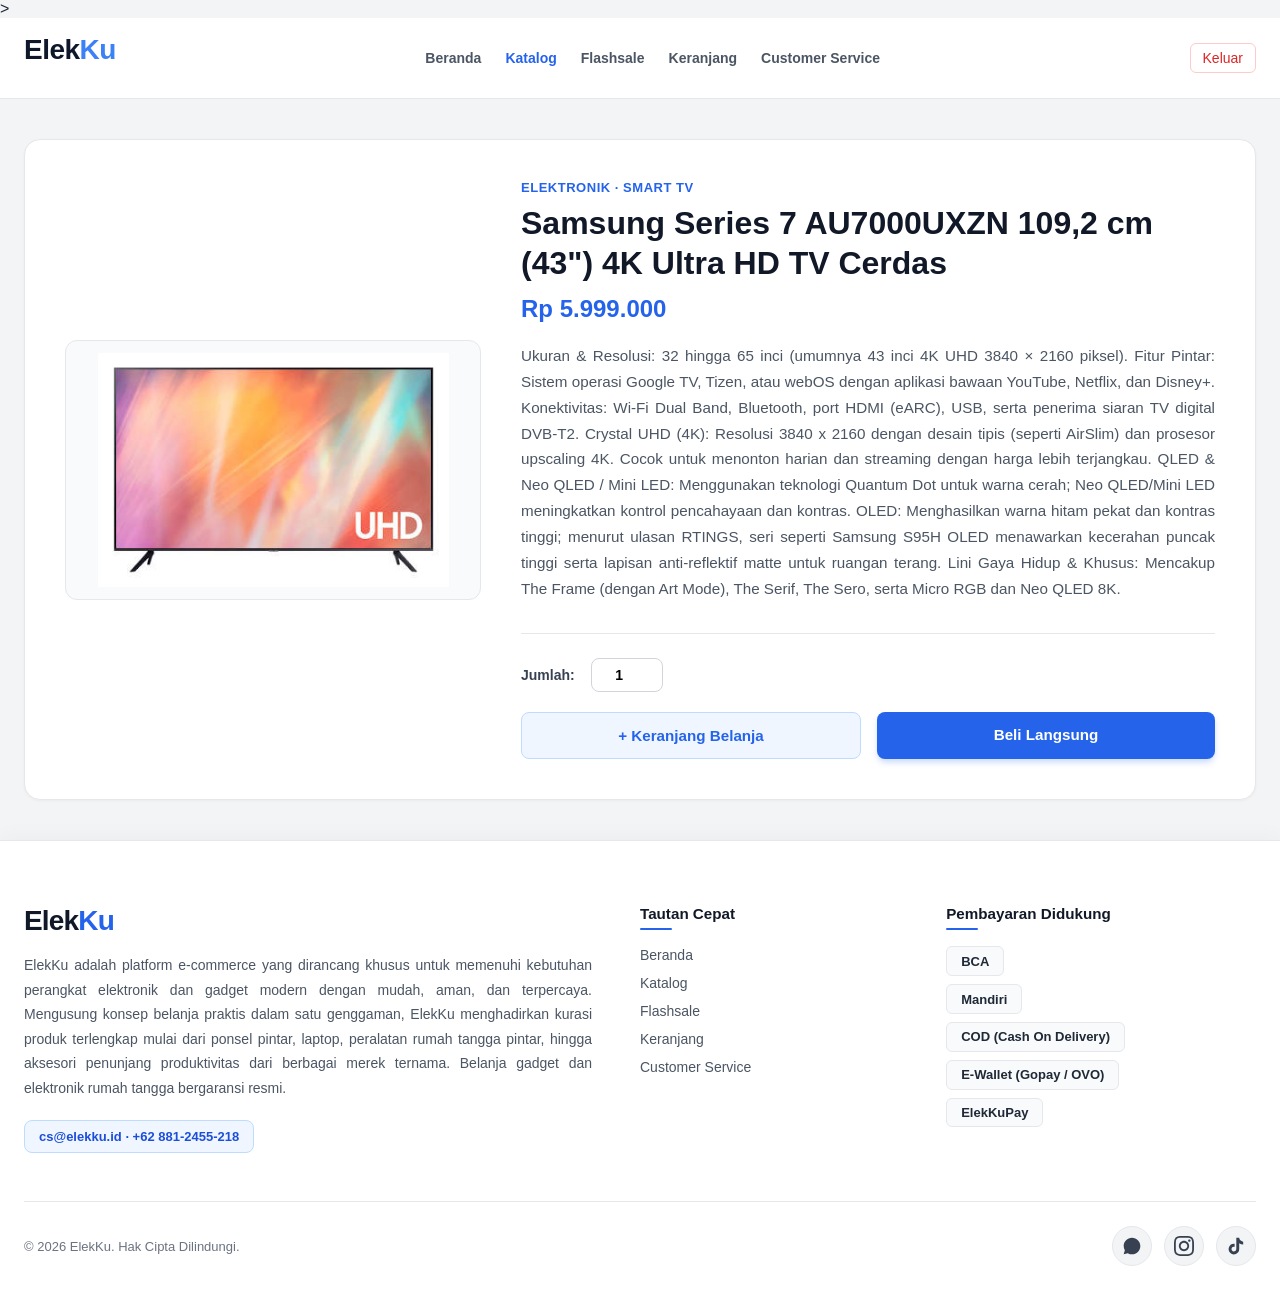
<file: detaiTv.html>
<!DOCTYPE html>
<html lang="id">
<head>
    <meta charset="UTF-8">
    <meta name="viewport" content="width=device-width, initial-scale=1.0">
    <title>Detail TV Samsung Series 7 AU7000UXZN - ElekKu</title>>
    <link rel="stylesheet" href="style.css">
</head>
<body class="halaman-detail">
    <!-- Navigasi Utama -->
    <nav class="bilah-navigasi">
        <div class="kontainer-navigasi">
            <a href="index.html" class="logo-toko">Elek<span>Ku</span></a>
            <div class="menu-navigasi">
                <a href="index.html" class="tautan-navigasi">Beranda</a>
                <a href="katalog.html" class="tautan-navigasi aktif">Katalog</a>
                <a href="flashsale.html" class="tautan-navigasi">Flashsale</a>
                <a href="keranjang.html" class="tautan-navigasi">Keranjang</a>
                <a href="customer.html" class="tautan-navigasi">Customer Service</a>
            </div>
            <a href="login.html" class="tombol-keluar">Keluar</a>
        </div>
    </nav>

    <main class="kontainer-utama">
        <!-- Detail Produk TV -->
        <div class="kartu-detail-produk">
            <img src="smarttvsamsung.jpg" class="gambar-detail-produk" alt="Samsung Series 7 AU7000UXZN 4K Ultra HD TV Cerdas">
            <div class="informasi-detail-produk">
                <div>
                    <span class="label-kategori-detail">ELEKTRONIK · SMART TV</span>
                    <h1 class="judul-detail-produk">Samsung Series 7 AU7000UXZN 109,2 cm (43") 4K Ultra HD TV Cerdas</h1>
                    <p class="harga-detail-produk">Rp 5.999.000</p>
                    <p class="deskripsi-detail-produk">
                        Ukuran & Resolusi: 32 hingga 65 inci (umumnya 43 inci 4K UHD 3840 × 2160 piksel).
Fitur Pintar: Sistem operasi Google TV, Tizen, atau webOS dengan aplikasi bawaan YouTube, Netflix, dan Disney+.
Konektivitas: Wi-Fi Dual Band, Bluetooth, port HDMI (eARC), USB, serta penerima siaran TV digital DVB-T2.
Crystal UHD (4K): Resolusi 3840 x 2160 dengan desain tipis (seperti AirSlim) dan prosesor upscaling 4K. Cocok untuk menonton harian dan streaming dengan harga lebih terjangkau.
QLED & Neo QLED / Mini LED: Menggunakan teknologi Quantum Dot untuk warna cerah; Neo QLED/Mini LED meningkatkan kontrol pencahayaan dan kontras.
OLED: Menghasilkan warna hitam pekat dan kontras tinggi; menurut ulasan RTINGS, seri seperti Samsung S95H OLED menawarkan kecerahan puncak tinggi serta lapisan anti-reflektif matte untuk ruangan terang.
Lini Gaya Hidup & Khusus: Mencakup The Frame (dengan Art Mode), The Serif, The Sero, serta Micro RGB dan Neo QLED 8K.
                    </p>
                </div>

                <div class="area-aksi-produk">
                    <div class="grup-jumlah-produk">
                        <label for="jumlah-tv" class="label-jumlah">Jumlah:</label>
                        <input id="jumlah-tv" type="number" value="1" min="1" class="input-jumlah-detail">
                    </div>
                    <div class="grup-tombol-aksi">
                        <a href="keranjang.html" class="tombol-tambah-keranjang">+ Keranjang Belanja</a>
                        <a href="checkout.html" class="tombol-beli-langsung">Beli Langsung</a>
                    </div>
                </div>
            </div>
        </div>
    </main>

    <!-- Catatan Kaki / Footer -->
    <footer class="bagian-footer">
        <div class="kontainer-footer">
            <!-- Kolom 1: Brand & Kontak -->
            <div class="kolom-brand">
                <a href="index.html" class="logo-footer">Elek<span>Ku</span></a>
                <p class="deskripsi-footer">
                    ElekKu adalah platform e-commerce yang dirancang khusus untuk memenuhi kebutuhan perangkat elektronik dan gadget modern dengan mudah, aman, dan terpercaya. Mengusung konsep belanja praktis dalam satu genggaman, ElekKu menghadirkan kurasi produk terlengkap mulai dari ponsel pintar, laptop, peralatan rumah tangga pintar, hingga aksesori penunjang produktivitas dari berbagai merek ternama. Belanja gadget dan elektronik rumah tangga bergaransi resmi.
                </p>
                <p class="kontak-footer">cs@elekku.id · +62 881-2455-218</p>
            </div>

            <!-- Kolom 2 & 3: Tautan Cepat & Pembayaran -->
            <div class="kolom-kiri-tengah">
                <div class="grup-menu-footer">
                    <h4 class="judul-footer">Tautan Cepat</h4>
                    <ul class="daftar-tautan-footer">
                        <li><a href="index.html">Beranda</a></li>
                        <li><a href="katalog.html">Katalog</a></li>
                        <li><a href="flashsale.html">Flashsale</a></li>
                        <li><a href="keranjangHapus.html">Keranjang</a></li>
                        <li><a href="customer.html">Customer Service</a></li>
                    </ul>
                </div>

                <div class="grup-menu-footer">
                    <h4 class="judul-footer">Pembayaran Didukung</h4>
                    <ul class="daftar-pembayaran-footer">
                        <li><span>BCA</span></li>
                        <li><span>Mandiri</span></li>
                        <li><span>COD (Cash On Delivery)</span></li>
                        <li><span>E-Wallet (Gopay / OVO)</span></li>
                        <li><span>ElekKuPay</span></li>
                    </ul>
                </div>
            </div>
        </div>

        <div class="bawah-footer">
            <p>&copy; 2026 ElekKu. Hak Cipta Dilindungi.</p>
            <div class="sosmed-footer">
                <!-- WhatsApp -->
                <a href="https://web.whatsapp.com/" target="_blank" rel="noopener" aria-label="WhatsApp" class="ikon-wa">
                    <svg viewBox="0 0 24 24" width="20" height="20" fill="currentColor">
                        <path d="M12.031 6.172c-3.181 0-5.767 2.586-5.768 5.766-.001 1.298.38 2.27 1.019 3.287l-.582 2.128 2.182-.573c.978.58 1.911.928 3.145.929 3.178 0 5.767-2.587 5.768-5.766.001-3.187-2.575-5.77-5.764-5.771zm3.392 8.244c-.144.405-.837.774-1.17.824-.299.045-.677.063-1.092-.069-.252-.08-.575-.187-.988-.365-1.739-.751-2.874-2.502-2.961-2.617-.087-.116-.708-.94-.708-1.793s.448-1.273.607-1.446c.159-.173.346-.217.462-.217l.332.006c.106.005.249-.04.39.298.144.347.491 1.2.534 1.287.043.087.072.188.014.304-.058.116-.087.188-.173.289l-.26.304c-.087.086-.177.18-.076.354.101.174.449.741.964 1.201.662.591 1.221.774 1.394.86s.274.072.376-.043c.101-.116.433-.506.549-.68.116-.173.231-.145.39-.087s1.011.477 1.184.564.289.13.332.202c.045.072.045.419-.1.824zM12 2C6.477 2 2 6.477 2 12c0 1.89.525 3.66 1.438 5.168L2 22l4.978-1.418A9.955 9.955 0 0012 22c5.523 0 10-4.477 10-10S17.523 2 12 2z"/>
                    </svg>
                </a>
                <!-- Instagram -->
                <a href="https://www.instagram.com/" target="_blank" rel="noopener" aria-label="Instagram" class="ikon-ig">
                    <svg viewBox="0 0 24 24" width="20" height="20" fill="currentColor">
                        <path d="M12 2.163c3.204 0 3.584.012 4.85.07 3.252.148 4.771 1.691 4.919 4.919.058 1.265.069 1.645.069 4.849 0 3.205-.012 3.584-.069 4.849-.149 3.225-1.664 4.771-4.919 4.919-1.266.058-1.644.07-4.85.07-3.204 0-3.584-.012-4.849-.07-3.26-.149-4.771-1.699-4.919-4.92-.058-1.265-.07-1.644-.07-4.849 0-3.204.013-3.583.07-4.849.149-3.227 1.664-4.771 4.919-4.919 1.266-.057 1.645-.069 4.849-.069zm0-2.163c-3.259 0-3.667.014-4.947.072-4.358.2-6.78 2.618-6.98 6.98-.059 1.281-.073 1.689-.073 4.948 0 3.259.014 3.668.072 4.948.2 4.358 2.618 6.78 6.98 6.98 1.281.058 1.689.072 4.948.072 3.259 0 3.668-.014 4.948-.072 4.354-.2 6.782-2.618 6.979-6.98.059-1.28.073-1.689.073-4.948 0-3.259-.014-3.667-.072-4.947-.196-4.354-2.617-6.78-6.979-6.98-1.281-.059-1.69-.073-4.949-.073zm0 5.838c-3.403 0-6.162 2.759-6.162 6.162s2.759 6.163 6.162 6.163 6.162-2.759 6.162-6.163c0-3.403-2.759-6.162-6.162-6.162zm0 10.162c-2.209 0-4-1.79-4-4 0-2.209 1.791-4 4-4s4 1.791 4 4c0 2.21-1.791 4-4 4zm6.406-11.845c-.796 0-1.441.645-1.441 1.44s.645 1.44 1.441 1.44c.795 0 1.439-.645 1.439-1.44s-.644-1.44-1.439-1.44z"/>
                    </svg>
                </a>
                <!-- TikTok -->
                <a href="https://www.tiktok.com/id-ID/" target="_blank" rel="noopener" aria-label="TikTok" class="ikon-tt">
                    <svg viewBox="0 0 24 24" width="20" height="20" fill="currentColor">
                        <path d="M19.59 6.69a4.83 4.83 0 0 1-3.77-4.25V2h-3.45v13.67a2.89 2.89 0 0 1-5.2 1.74 2.89 2.89 0 0 1 2.31-4.64 2.93 2.93 0 0 1 .88.13V9.4a6.84 6.84 0 0 0-1-.05A6.33 6.33 0 0 0 5 20.1a6.34 6.34 0 0 0 10.86-4.43v-7a8.16 8.16 0 0 0 4.77 1.52v-3.4a4.85 4.85 0 0 1-1-.1z"/>
                    </svg>
                </a>
            </div>
        </div>
    </footer>
</body>
</html>
</file>
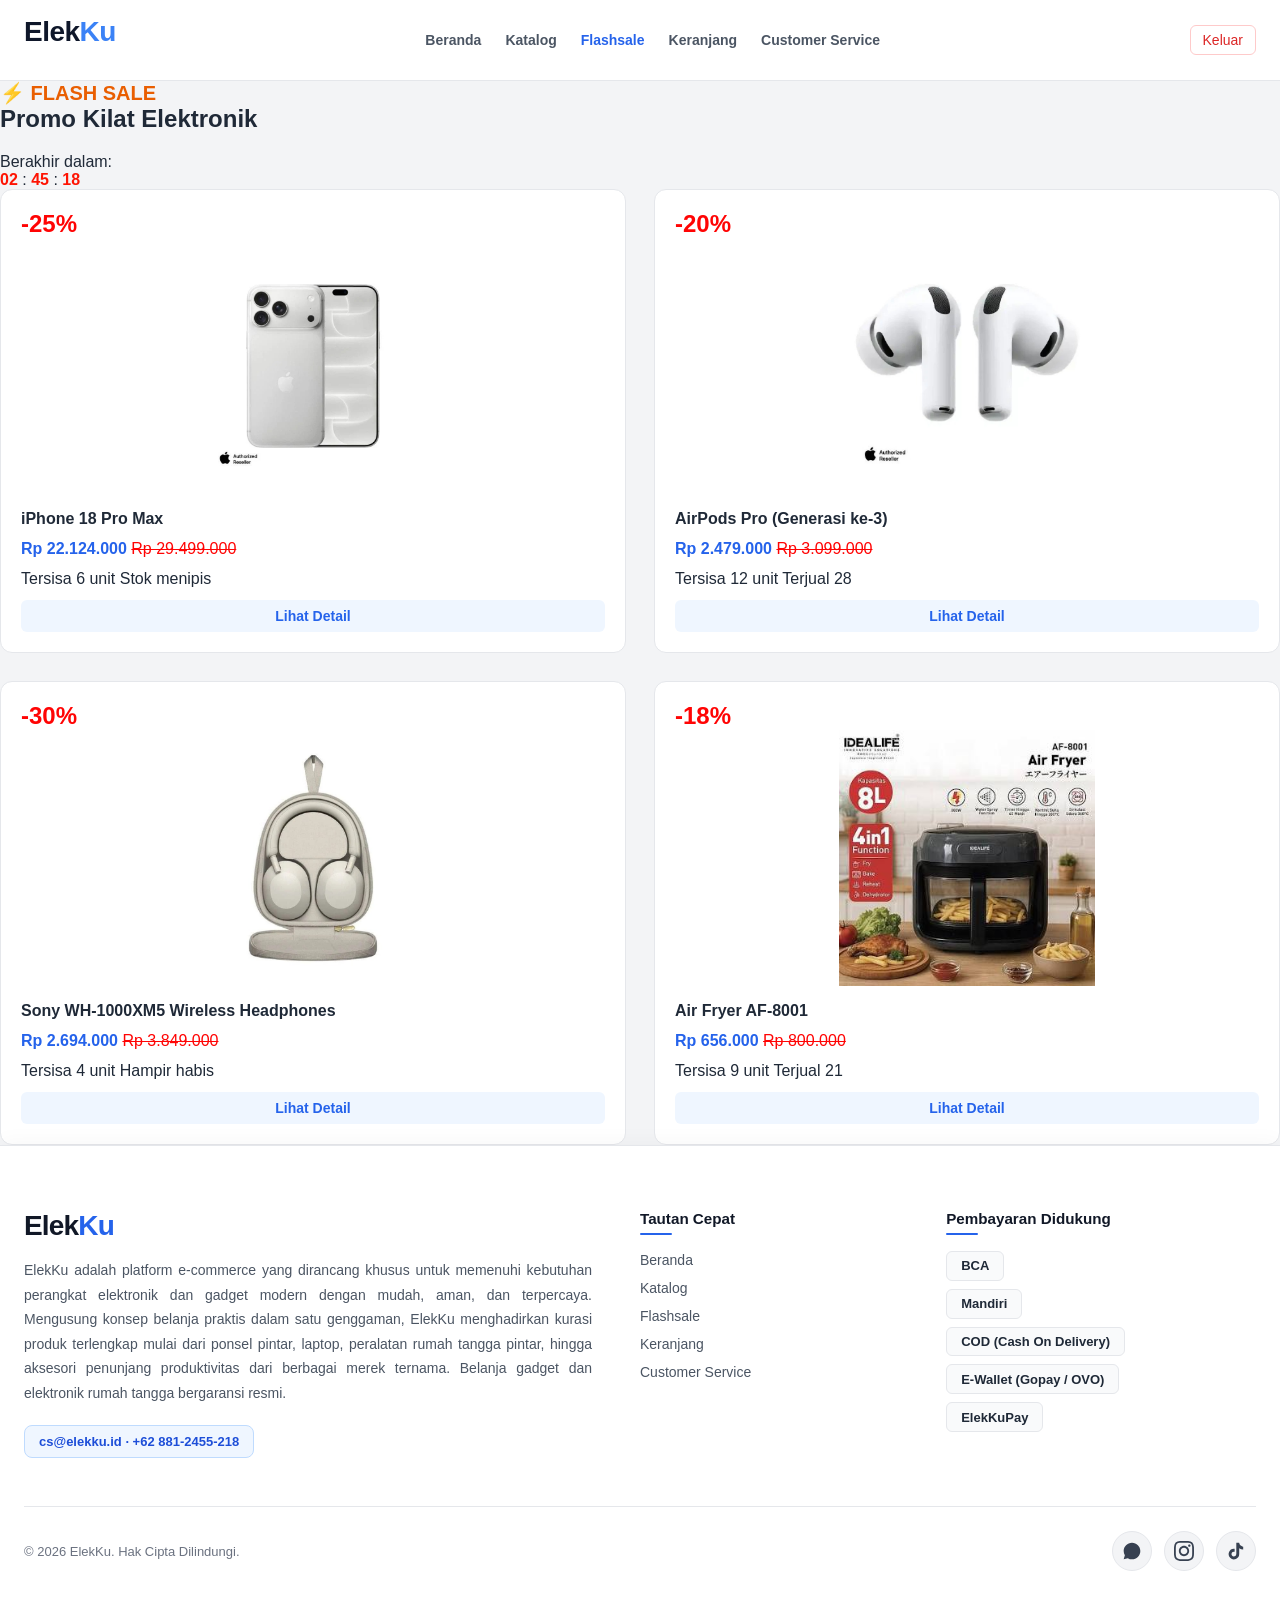
<file: flashsale.html>
<!DOCTYPE html>
<html lang="id">
<head>
    <meta charset="UTF-8">
    <meta name="viewport" content="width=device-width, initial-scale=1.0">
    <title>Detail TV Samsung Series 7 AU7000UXZN - ElekKu</title>
    <link rel="stylesheet" href="style.css">
</head>
<body class="halaman-detail">
    <!-- Navigasi Utama -->
    <nav class="bilah-navigasi">
        <div class="kontainer-navigasi">
            <a href="index.html" class="logo-toko">Elek<span>Ku</span></a>
            <div class="menu-navigasi">
                <a href="index.html" class="tautan-navigasi">Beranda</a>
                <a href="katalog.html" class="tautan-navigasi">Katalog</a>
                <a href="flashsale.html" class="tautan-navigasi aktif">Flashsale</a>
                <a href="keranjangHapus.html" class="tautan-navigasi">Keranjang</a>
                <a href="customer.html" class="tautan-navigasi">Customer Service</a>
            </div>
            <a href="login.html" class="tombol-keluar">Keluar</a>
        </div>
    </nav>
<section class="bagian-flash-sale">
    <div class="header-flash-sale">
        <div class="judul-flash-sale-grup">
            <span class="badge-flash-sale">⚡ FLASH SALE</span>
            <h2 class="judul-bagian">Promo Kilat Elektronik</h2>
        </div>
        <div class="kotak-timer-flash-sale" aria-label="Sisa waktu flash sale">
            <span class="label-timer">Berakhir dalam:</span>
            <div class="waktu-flash-sale">
                <span class="unit-waktu" id="fs-jam">02</span>
                <span class="pemisah-waktu">:</span>
                <span class="unit-waktu" id="fs-menit">45</span>
                <span class="pemisah-waktu">:</span>
                <span class="unit-waktu" id="fs-detik">18</span>
            </div>
        </div>
    </div>

    <div class="kisi-produk kisi-flash-sale">
        <!-- Flash Sale 1 -->
        <article class="kartu-produk kartu-flash-sale">
            <div class="wadah-gambar-fs">
                <span class="label-diskon">-25%</span>
                <img src="ip18promax.jpeg" alt="iPhone 18 Pro Max" class="gambar-produk">
            </div>
            <h3 class="nama-produk">iPhone 18 Pro Max</h3>
            <div class="blok-harga-fs">
                <span class="harga-produk">Rp 22.124.000</span>
                <span class="harga-coret-fs">Rp 29.499.000</span>
            </div>
            <div class="wadah-stok-fs">
                <div class="info-stok-fs">
                    <span>Tersisa 6 unit</span>
                    <span>Stok menipis</span>
                </div>
                <div class="bar-stok-luar">
                    <div class="bar-stok-dalam" style="width: 30%;"></div>
                </div>
            </div>
            <a href="detailflsh.html" class="tombol-detail">Lihat Detail</a>
        </article>

        <!-- Flash Sale 2 -->
        <article class="kartu-produk kartu-flash-sale">
            <div class="wadah-gambar-fs">
                <span class="label-diskon">-20%</span>
                <img src="airpod.jpeg" alt="AirPods Pro Generasi ke-3" class="gambar-produk">
            </div>
            <h3 class="nama-produk">AirPods Pro (Generasi ke-3)</h3>
            <div class="blok-harga-fs">
                <span class="harga-produk">Rp 2.479.000</span>
                <span class="harga-coret-fs">Rp 3.099.000</span>
            </div>
            <div class="wadah-stok-fs">
                <div class="info-stok-fs">
                    <span>Tersisa 12 unit</span>
                    <span>Terjual 28</span>
                </div>
                <div class="bar-stok-luar">
                    <div class="bar-stok-dalam" style="width: 55%;"></div>
                </div>
            </div>
            <a href="detail.html" class="tombol-detail">Lihat Detail</a>
        </article>

        <!-- Flash Sale 3 -->
        <article class="kartu-produk kartu-flash-sale">
            <div class="wadah-gambar-fs">
                <span class="label-diskon">-30%</span>
                <img src="headphone.jpeg" alt="Sony WH-1000XM5 Wireless Headphones" class="gambar-produk">
            </div>
            <h3 class="nama-produk">Sony WH-1000XM5 Wireless Headphones</h3>
            <div class="blok-harga-fs">
                <span class="harga-produk">Rp 2.694.000</span>
                <span class="harga-coret-fs">Rp 3.849.000</span>
            </div>
            <div class="wadah-stok-fs">
                <div class="info-stok-fs">
                    <span>Tersisa 4 unit</span>
                    <span>Hampir habis</span>
                </div>
                <div class="bar-stok-luar">
                    <div class="bar-stok-dalam" style="width: 20%;"></div>
                </div>
            </div>
            <a href="detail.html" class="tombol-detail">Lihat Detail</a>
        </article>

        <!-- Flash Sale 4 -->
        <article class="kartu-produk kartu-flash-sale">
            <div class="wadah-gambar-fs">
                <span class="label-diskon">-18%</span>
                <img src="airfrayer.jpeg" alt="Air Fryer AF-8001" class="gambar-produk">
            </div>
            <h3 class="nama-produk">Air Fryer AF-8001</h3>
            <div class="blok-harga-fs">
                <span class="harga-produk">Rp 656.000</span>
                <span class="harga-coret-fs">Rp 800.000</span>
            </div>
            <div class="wadah-stok-fs">
                <div class="info-stok-fs">
                    <span>Tersisa 9 unit</span>
                    <span>Terjual 21</span>
                </div>
                <div class="bar-stok-luar">
                    <div class="bar-stok-dalam" style="width: 45%;"></div>
                </div>
            </div>
            <a href="detail.html" class="tombol-detail">Lihat Detail</a>
        </article>
    </div>
</section>
<!-- Catatan Kaki / Footer -->
    <footer class="bagian-footer">
        <div class="kontainer-footer">
            <!-- Kolom 1: Brand & Kontak -->
            <div class="kolom-brand">
                <a href="index.html" class="logo-footer">Elek<span>Ku</span></a>
                <p class="deskripsi-footer">
                    ElekKu adalah platform e-commerce yang dirancang khusus untuk memenuhi kebutuhan perangkat elektronik dan gadget modern dengan mudah, aman, dan terpercaya. Mengusung konsep belanja praktis dalam satu genggaman, ElekKu menghadirkan kurasi produk terlengkap mulai dari ponsel pintar, laptop, peralatan rumah tangga pintar, hingga aksesori penunjang produktivitas dari berbagai merek ternama. Belanja gadget dan elektronik rumah tangga bergaransi resmi.
                </p>
                <p class="kontak-footer">cs@elekku.id · +62 881-2455-218</p>
            </div>

            <!-- Kolom 2 & 3: Tautan Cepat & Pembayaran -->
            <div class="kolom-kiri-tengah">
                <div class="grup-menu-footer">
                    <h4 class="judul-footer">Tautan Cepat</h4>
                    <ul class="daftar-tautan-footer">
                        <li><a href="index.html">Beranda</a></li>
                        <li><a href="katalog.html">Katalog</a></li>
                        <li><a href="flashsale.html">Flashsale</a></li>
                        <li><a href="keranjangHapus.html">Keranjang</a></li>
                        <li><a href="customer.html">Customer Service</a></li>
                    </ul>
                </div>

                <div class="grup-menu-footer">
                    <h4 class="judul-footer">Pembayaran Didukung</h4>
                    <ul class="daftar-pembayaran-footer">
                        <li><span>BCA</span></li>
                        <li><span>Mandiri</span></li>
                        <li><span>COD (Cash On Delivery)</span></li>
                        <li><span>E-Wallet (Gopay / OVO)</span></li>
                        <li><span>ElekKuPay</span></li>
                    </ul>
                </div>
            </div>
        </div>

        <div class="bawah-footer">
            <p>&copy; 2026 ElekKu. Hak Cipta Dilindungi.</p>
            <div class="sosmed-footer">
                <!-- WhatsApp -->
                <a href="https://web.whatsapp.com/" target="_blank" rel="noopener" aria-label="WhatsApp" class="ikon-wa">
                    <svg viewBox="0 0 24 24" width="20" height="20" fill="currentColor">
                        <path d="M12.031 6.172c-3.181 0-5.767 2.586-5.768 5.766-.001 1.298.38 2.27 1.019 3.287l-.582 2.128 2.182-.573c.978.58 1.911.928 3.145.929 3.178 0 5.767-2.587 5.768-5.766.001-3.187-2.575-5.77-5.764-5.771zm3.392 8.244c-.144.405-.837.774-1.17.824-.299.045-.677.063-1.092-.069-.252-.08-.575-.187-.988-.365-1.739-.751-2.874-2.502-2.961-2.617-.087-.116-.708-.94-.708-1.793s.448-1.273.607-1.446c.159-.173.346-.217.462-.217l.332.006c.106.005.249-.04.39.298.144.347.491 1.2.534 1.287.043.087.072.188.014.304-.058.116-.087.188-.173.289l-.26.304c-.087.086-.177.18-.076.354.101.174.449.741.964 1.201.662.591 1.221.774 1.394.86s.274.072.376-.043c.101-.116.433-.506.549-.68.116-.173.231-.145.39-.087s1.011.477 1.184.564.289.13.332.202c.045.072.045.419-.1.824zM12 2C6.477 2 2 6.477 2 12c0 1.89.525 3.66 1.438 5.168L2 22l4.978-1.418A9.955 9.955 0 0012 22c5.523 0 10-4.477 10-10S17.523 2 12 2z"/>
                    </svg>
                </a>
                <!-- Instagram -->
                <a href="https://www.instagram.com/" target="_blank" rel="noopener" aria-label="Instagram" class="ikon-ig">
                    <svg viewBox="0 0 24 24" width="20" height="20" fill="currentColor">
                        <path d="M12 2.163c3.204 0 3.584.012 4.85.07 3.252.148 4.771 1.691 4.919 4.919.058 1.265.069 1.645.069 4.849 0 3.205-.012 3.584-.069 4.849-.149 3.225-1.664 4.771-4.919 4.919-1.266.058-1.644.07-4.85.07-3.204 0-3.584-.012-4.849-.07-3.26-.149-4.771-1.699-4.919-4.92-.058-1.265-.07-1.644-.07-4.849 0-3.204.013-3.583.07-4.849.149-3.227 1.664-4.771 4.919-4.919 1.266-.057 1.645-.069 4.849-.069zm0-2.163c-3.259 0-3.667.014-4.947.072-4.358.2-6.78 2.618-6.98 6.98-.059 1.281-.073 1.689-.073 4.948 0 3.259.014 3.668.072 4.948.2 4.358 2.618 6.78 6.98 6.98 1.281.058 1.689.072 4.948.072 3.259 0 3.668-.014 4.948-.072 4.354-.2 6.782-2.618 6.979-6.98.059-1.28.073-1.689.073-4.948 0-3.259-.014-3.667-.072-4.947-.196-4.354-2.617-6.78-6.979-6.98-1.281-.059-1.69-.073-4.949-.073zm0 5.838c-3.403 0-6.162 2.759-6.162 6.162s2.759 6.163 6.162 6.163 6.162-2.759 6.162-6.163c0-3.403-2.759-6.162-6.162-6.162zm0 10.162c-2.209 0-4-1.79-4-4 0-2.209 1.791-4 4-4s4 1.791 4 4c0 2.21-1.791 4-4 4zm6.406-11.845c-.796 0-1.441.645-1.441 1.44s.645 1.44 1.441 1.44c.795 0 1.439-.645 1.439-1.44s-.644-1.44-1.439-1.44z"/>
                    </svg>
                </a>
                <!-- TikTok -->
                <a href="https://www.tiktok.com/id-ID/" target="_blank" rel="noopener" aria-label="TikTok" class="ikon-tt">
                    <svg viewBox="0 0 24 24" width="20" height="20" fill="currentColor">
                        <path d="M19.59 6.69a4.83 4.83 0 0 1-3.77-4.25V2h-3.45v13.67a2.89 2.89 0 0 1-5.2 1.74 2.89 2.89 0 0 1 2.31-4.64 2.93 2.93 0 0 1 .88.13V9.4a6.84 6.84 0 0 0-1-.05A6.33 6.33 0 0 0 5 20.1a6.34 6.34 0 0 0 10.86-4.43v-7a8.16 8.16 0 0 0 4.77 1.52v-3.4a4.85 4.85 0 0 1-1-.1z"/>
                    </svg>
                </a>
            </div>
        </div>
    </footer>
</body>
</html>
</file>
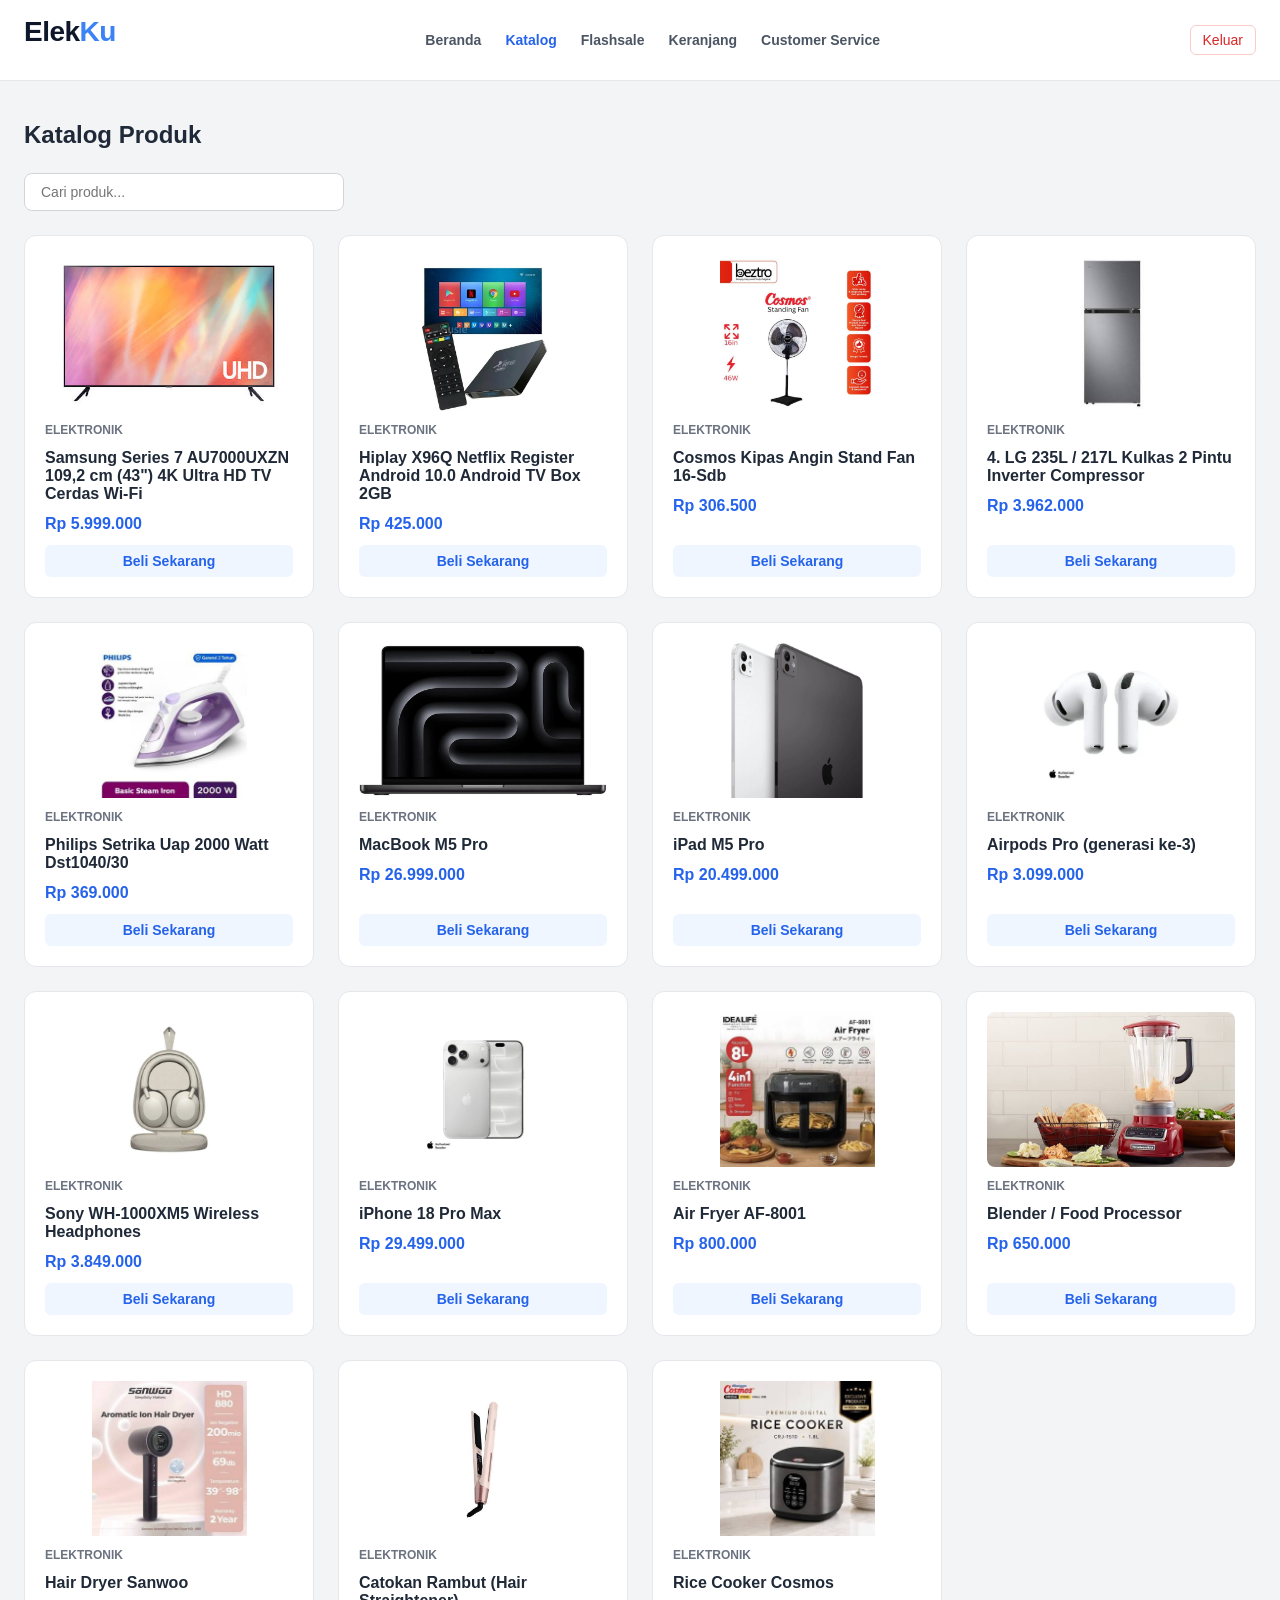
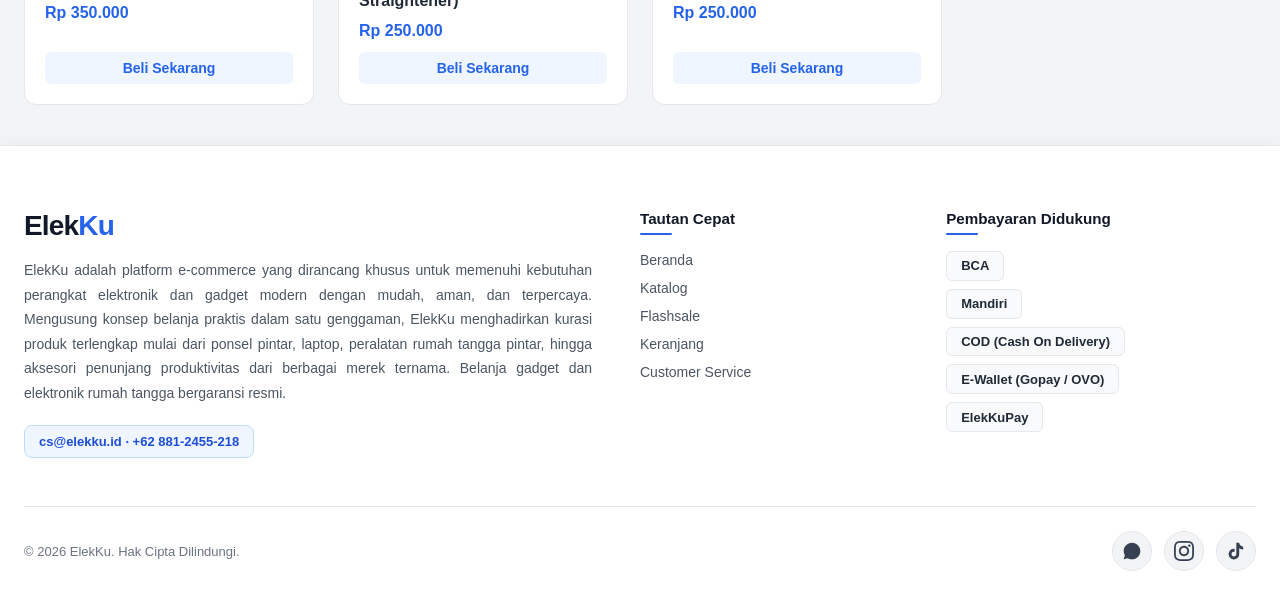
<file: katalog.html>
<!DOCTYPE html>
<html lang="id">
<head>
    <meta charset="UTF-8">
    <meta name="viewport" content="width=device-width, initial-scale=1.0">
    <title>Detail TV Samsung Series 7 AU7000UXZN - ElekKu</title>
    <link rel="stylesheet" href="style.css">
</head>
<body class="halaman-detail">
    <!-- Navigasi Utama -->
    <nav class="bilah-navigasi">
        <div class="kontainer-navigasi">
            <a href="index.html" class="logo-toko">Elek<span>Ku</span></a>
            <div class="menu-navigasi">
                <a href="index.html" class="tautan-navigasi">Beranda</a>
                <a href="katalog.html" class="tautan-navigasi aktif">Katalog</a>
                <a href="flashsale.html" class="tautan-navigasi">Flashsale</a>
                <a href="keranjangHapus.html" class="tautan-navigasi">Keranjang</a>
                <a href="customer.html" class="tautan-navigasi">Customer Service</a>
            </div>
            <a href="login.html" class="tombol-keluar">Keluar</a>
        </div>
    </nav>

    <div class="kontainer-utama">
        <h1 class="judul-halaman">Katalog Produk</h1>
        
        <!-- Filter & Pencarian -->
        <div class="area-filter-pencarian">
            <input type="text" placeholder="Cari produk..." class="input-pencarian">
        </div>

        <!-- Grid Produk -->
        <div class="kisi-katalog-produk">
            <div class="kartu-produk">
                <img src="smarttvsamsung.jpg" class="gambar-produk" alt="TV">
                <span class="label-kategori">Elektronik</span>
                <h3 class="nama-produk">Samsung Series 7 AU7000UXZN 109,2 cm (43") 4K Ultra HD TV Cerdas Wi-Fi</h3>
                <p class="harga-produk">Rp 5.999.000</p>
                <a href="detaiTv.html" class="tombol-detail">Beli Sekarang</a>
            </div>
            <div class="kartu-produk">
                <img src="androidtvbox.jpg" class="gambar-produk" alt="AndroidTVBox">
                <span class="label-kategori">Elektronik</span>
                <h3 class="nama-produk">Hiplay X96Q Netflix Register Android 10.0 Android TV Box 2GB</h3>
                <p class="harga-produk">Rp 425.000</p>
                <a href="detail.html" class="tombol-detail">Beli Sekarang</a>
            </div>
            <div class="kartu-produk">
                <img src="kipas angin.jpg" class="gambar-produk" alt="Kipas Angin">
                <span class="label-kategori">Elektronik</span>
                <h3 class="nama-produk">Cosmos Kipas Angin Stand Fan 16-Sdb</h3>
                <p class="harga-produk">Rp 306.500</p>
                <a href="detail.html" class="tombol-detail">Beli Sekarang</a>
            </div>
            <div class="kartu-produk">
                <img src="kulkas2pintu.jpg" class="gambar-produk" alt="Kulkas">
                <span class="label-kategori">Elektronik</span>
                <h3 class="nama-produk">4. LG 235L / 217L Kulkas 2 Pintu Inverter Compressor</h3>
                <p class="harga-produk">Rp 3.962.000</p>
                <a href="detail.html" class="tombol-detail">Beli Sekarang</a>
            </div>
            <div class="kartu-produk">
                <img src="setrika.jpg" class="gambar-produk" alt="Setrika">
                <span class="label-kategori">Elektronik</span>
                <h3 class="nama-produk">Philips Setrika Uap 2000 Watt Dst1040/30</h3>
                <p class="harga-produk">Rp 369.000</p>
                <a href="detail.html" class="tombol-detail">Beli Sekarang</a>
            </div>
            <div class="kartu-produk">
                <img src="macbook.jpeg" class="gambar-produk" alt="Macbook">
                <span class="label-kategori">Elektronik</span>
                <h3 class="nama-produk">MacBook M5 Pro</h3>
                <p class="harga-produk">Rp 26.999.000</p>
                <a href="detail.html" class="tombol-detail">Beli Sekarang</a>
            </div>
            <div class="kartu-produk">
                <img src="ipad.jpeg" class="gambar-produk" alt="Ipad">
                <span class="label-kategori">Elektronik</span>
                <h3 class="nama-produk">iPad M5 Pro</h3>
                <p class="harga-produk">Rp 20.499.000</p>
                <a href="detail.html" class="tombol-detail">Beli Sekarang</a>
            </div>
            <div class="kartu-produk">
                <img src="airpod.jpeg" class="gambar-produk" alt="Airpod">
                <span class="label-kategori">Elektronik</span>
                <h3 class="nama-produk">Airpods Pro (generasi ke-3)</h3>
                <p class="harga-produk">Rp 3.099.000</p>
                <a href="detail.html" class="tombol-detail">Beli Sekarang</a>
            </div>
            <div class="kartu-produk">
                <img src="headphone.jpeg" class="gambar-produk" alt="Headphone">
                <span class="label-kategori">Elektronik</span>
                <h3 class="nama-produk">Sony WH-1000XM5 Wireless Headphones</h3>
                <p class="harga-produk">Rp 3.849.000</p>
                <a href="detail.html" class="tombol-detail">Beli Sekarang</a>
            </div>
            <div class="kartu-produk">
                <img src="ip18promax.jpeg" class="gambar-produk" alt="Iphone 18 Pro Max">
                <span class="label-kategori">Elektronik</span>
                <h3 class="nama-produk">iPhone 18 Pro Max</h3>
                <p class="harga-produk">Rp 29.499.000</p>
                <a href="detail.html" class="tombol-detail">Beli Sekarang</a>
            </div>
            <div class="kartu-produk">
                <img src="airfrayer.jpeg" class="gambar-produk" alt="Air Fryer">
                <span class="label-kategori">Elektronik</span>
                <h3 class="nama-produk">Air Fryer AF-8001</h3>
                <p class="harga-produk">Rp 800.000</p>
                <a href="detail.html" class="tombol-detail">Beli Sekarang</a>
            </div>
            <div class="kartu-produk">
                <img src="blender.jpeg" class="gambar-produk" alt="Blender">
                <span class="label-kategori">Elektronik</span>
                <h3 class="nama-produk">Blender / Food Processor</h3>
                <p class="harga-produk">Rp 650.000</p>
                <a href="detail.html" class="tombol-detail">Beli Sekarang</a>
            </div>
            <div class="kartu-produk">
                <img src="hairdryer.jpeg" class="gambar-produk" alt="Hair Dryer">
                <span class="label-kategori">Elektronik</span>
                <h3 class="nama-produk">Hair Dryer Sanwoo</h3>
                <p class="harga-produk">Rp 350.000</p>
                <a href="detail.html" class="tombol-detail">Beli Sekarang</a>
            </div>
            <div class="kartu-produk">
                <img src="catokan.jpeg" class="gambar-produk" alt="Catokan">
                <span class="label-kategori">Elektronik</span>
                <h3 class="nama-produk">Catokan Rambut (Hair Straightener)</h3>
                <p class="harga-produk">Rp 250.000</p>
                <a href="detail.html" class="tombol-detail">Beli Sekarang</a>
            </div>
            <div class="kartu-produk">
                <img src="ricecooker.jpeg" class="gambar-produk" alt="Rice Cooker">
                <span class="label-kategori">Elektronik</span>
                <h3 class="nama-produk">Rice Cooker Cosmos</h3>
                <p class="harga-produk">Rp 250.000</p>
                <a href="detail.html" class="tombol-detail">Beli Sekarang</a>
            </div>
        </div>
    </div>

   <!-- Catatan Kaki / Footer -->
    <footer class="bagian-footer">
        <div class="kontainer-footer">
            <!-- Kolom 1: Brand & Kontak -->
            <div class="kolom-brand">
                <a href="index.html" class="logo-footer">Elek<span>Ku</span></a>
                <p class="deskripsi-footer">
                    ElekKu adalah platform e-commerce yang dirancang khusus untuk memenuhi kebutuhan perangkat elektronik dan gadget modern dengan mudah, aman, dan terpercaya. Mengusung konsep belanja praktis dalam satu genggaman, ElekKu menghadirkan kurasi produk terlengkap mulai dari ponsel pintar, laptop, peralatan rumah tangga pintar, hingga aksesori penunjang produktivitas dari berbagai merek ternama. Belanja gadget dan elektronik rumah tangga bergaransi resmi.
                </p>
                <p class="kontak-footer">cs@elekku.id · +62 881-2455-218</p>
            </div>

            <!-- Kolom 2 & 3: Tautan Cepat & Pembayaran -->
            <div class="kolom-kiri-tengah">
                <div class="grup-menu-footer">
                    <h4 class="judul-footer">Tautan Cepat</h4>
                    <ul class="daftar-tautan-footer">
                        <li><a href="index.html">Beranda</a></li>
                        <li><a href="katalog.html">Katalog</a></li>
                        <li><a href="flashsale.html">Flashsale</a></li>
                        <li><a href="keranjangHapus.html">Keranjang</a></li>
                        <li><a href="customer.html">Customer Service</a></li>
                    </ul>
                </div>

                <div class="grup-menu-footer">
                    <h4 class="judul-footer">Pembayaran Didukung</h4>
                    <ul class="daftar-pembayaran-footer">
                        <li><span>BCA</span></li>
                        <li><span>Mandiri</span></li>
                        <li><span>COD (Cash On Delivery)</span></li>
                        <li><span>E-Wallet (Gopay / OVO)</span></li>
                        <li><span>ElekKuPay</span></li>
                    </ul>
                </div>
            </div>
        </div>

        <div class="bawah-footer">
            <p>&copy; 2026 ElekKu. Hak Cipta Dilindungi.</p>
            <div class="sosmed-footer">
                <!-- WhatsApp -->
                <a href="https://web.whatsapp.com/" target="_blank" rel="noopener" aria-label="WhatsApp" class="ikon-wa">
                    <svg viewBox="0 0 24 24" width="20" height="20" fill="currentColor">
                        <path d="M12.031 6.172c-3.181 0-5.767 2.586-5.768 5.766-.001 1.298.38 2.27 1.019 3.287l-.582 2.128 2.182-.573c.978.58 1.911.928 3.145.929 3.178 0 5.767-2.587 5.768-5.766.001-3.187-2.575-5.77-5.764-5.771zm3.392 8.244c-.144.405-.837.774-1.17.824-.299.045-.677.063-1.092-.069-.252-.08-.575-.187-.988-.365-1.739-.751-2.874-2.502-2.961-2.617-.087-.116-.708-.94-.708-1.793s.448-1.273.607-1.446c.159-.173.346-.217.462-.217l.332.006c.106.005.249-.04.39.298.144.347.491 1.2.534 1.287.043.087.072.188.014.304-.058.116-.087.188-.173.289l-.26.304c-.087.086-.177.18-.076.354.101.174.449.741.964 1.201.662.591 1.221.774 1.394.86s.274.072.376-.043c.101-.116.433-.506.549-.68.116-.173.231-.145.39-.087s1.011.477 1.184.564.289.13.332.202c.045.072.045.419-.1.824zM12 2C6.477 2 2 6.477 2 12c0 1.89.525 3.66 1.438 5.168L2 22l4.978-1.418A9.955 9.955 0 0012 22c5.523 0 10-4.477 10-10S17.523 2 12 2z"/>
                    </svg>
                </a>
                <!-- Instagram -->
                <a href="https://www.instagram.com/" target="_blank" rel="noopener" aria-label="Instagram" class="ikon-ig">
                    <svg viewBox="0 0 24 24" width="20" height="20" fill="currentColor">
                        <path d="M12 2.163c3.204 0 3.584.012 4.85.07 3.252.148 4.771 1.691 4.919 4.919.058 1.265.069 1.645.069 4.849 0 3.205-.012 3.584-.069 4.849-.149 3.225-1.664 4.771-4.919 4.919-1.266.058-1.644.07-4.85.07-3.204 0-3.584-.012-4.849-.07-3.26-.149-4.771-1.699-4.919-4.92-.058-1.265-.07-1.644-.07-4.849 0-3.204.013-3.583.07-4.849.149-3.227 1.664-4.771 4.919-4.919 1.266-.057 1.645-.069 4.849-.069zm0-2.163c-3.259 0-3.667.014-4.947.072-4.358.2-6.78 2.618-6.98 6.98-.059 1.281-.073 1.689-.073 4.948 0 3.259.014 3.668.072 4.948.2 4.358 2.618 6.78 6.98 6.98 1.281.058 1.689.072 4.948.072 3.259 0 3.668-.014 4.948-.072 4.354-.2 6.782-2.618 6.979-6.98.059-1.28.073-1.689.073-4.948 0-3.259-.014-3.667-.072-4.947-.196-4.354-2.617-6.78-6.979-6.98-1.281-.059-1.69-.073-4.949-.073zm0 5.838c-3.403 0-6.162 2.759-6.162 6.162s2.759 6.163 6.162 6.163 6.162-2.759 6.162-6.163c0-3.403-2.759-6.162-6.162-6.162zm0 10.162c-2.209 0-4-1.79-4-4 0-2.209 1.791-4 4-4s4 1.791 4 4c0 2.21-1.791 4-4 4zm6.406-11.845c-.796 0-1.441.645-1.441 1.44s.645 1.44 1.441 1.44c.795 0 1.439-.645 1.439-1.44s-.644-1.44-1.439-1.44z"/>
                    </svg>
                </a>
                <!-- TikTok -->
                <a href="https://www.tiktok.com/id-ID/" target="_blank" rel="noopener" aria-label="TikTok" class="ikon-tt">
                    <svg viewBox="0 0 24 24" width="20" height="20" fill="currentColor">
                        <path d="M19.59 6.69a4.83 4.83 0 0 1-3.77-4.25V2h-3.45v13.67a2.89 2.89 0 0 1-5.2 1.74 2.89 2.89 0 0 1 2.31-4.64 2.93 2.93 0 0 1 .88.13V9.4a6.84 6.84 0 0 0-1-.05A6.33 6.33 0 0 0 5 20.1a6.34 6.34 0 0 0 10.86-4.43v-7a8.16 8.16 0 0 0 4.77 1.52v-3.4a4.85 4.85 0 0 1-1-.1z"/>
                    </svg>
                </a>
            </div>
        </div>
    </footer>
</body>
</html>
</file>
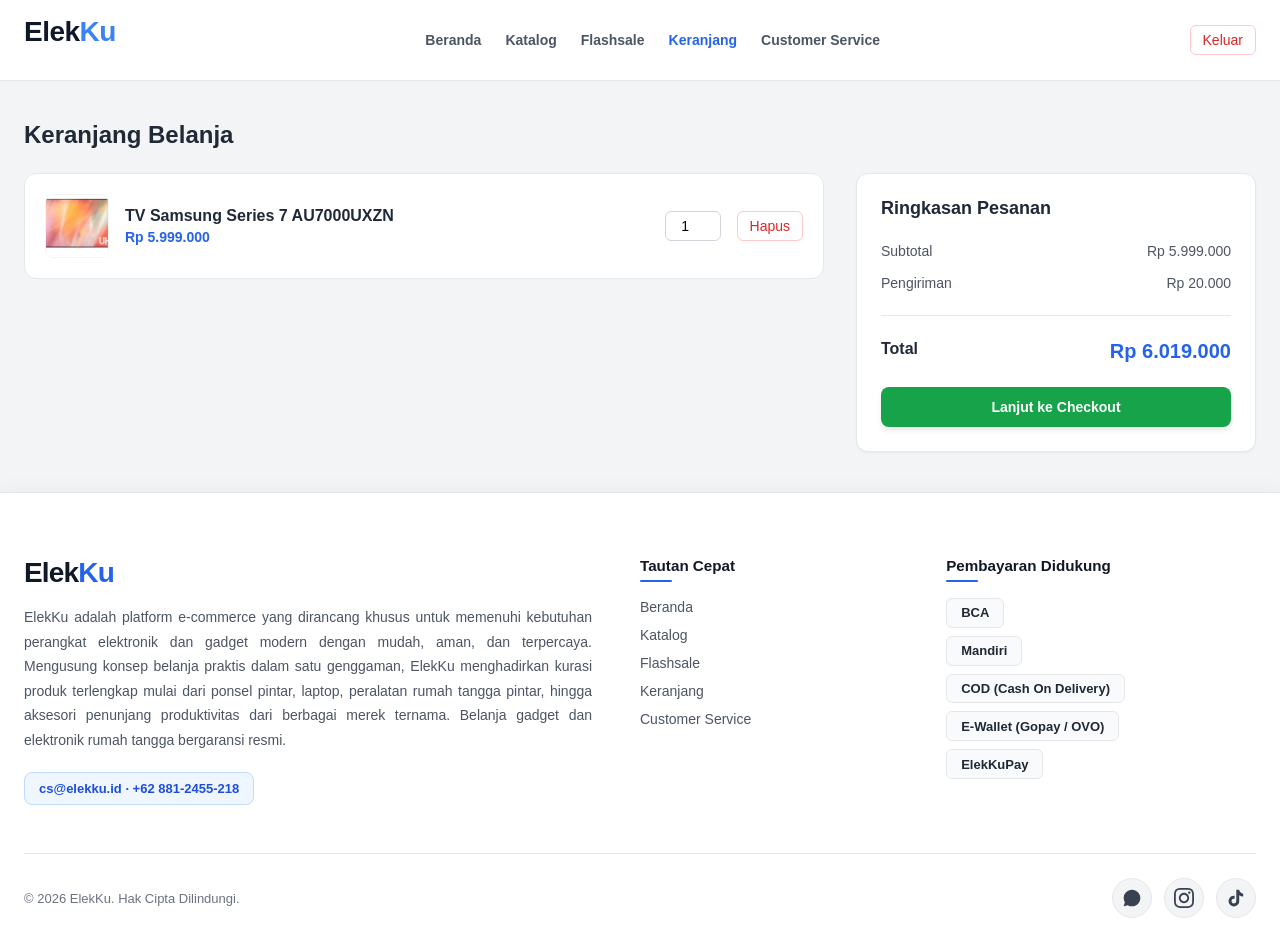
<file: keranjang.html>
<!DOCTYPE html>
<html lang="id">
<head>
    <meta charset="UTF-8">
    <meta name="viewport" content="width=device-width, initial-scale=1.0">
    <title>Keranjang - ElekKu</title>
    <link rel="stylesheet" href="style.css">
</head>
<body class="halaman-keranjang">
    <!-- Navigasi Utama -->
    <nav class="bilah-navigasi">
        <div class="kontainer-navigasi">
            <a href="index.html" class="logo-toko">Elek<span>Ku</span></a>
            <div class="menu-navigasi">
                <a href="index.html" class="tautan-navigasi">Beranda</a>
                <a href="katalog.html" class="tautan-navigasi">Katalog</a>
                <a href="flashsale.html" class="tautan-navigasi">Flashsale</a>
                <a href="keranjangHapus.html" class="tautan-navigasi aktif">Keranjang</a>
                <a href="customer.html" class="tautan-navigasi">Customer Service</a>
            </div>
            <a href="login.html" class="tombol-keluar">Keluar</a>
        </div>
    </nav>

    <div class="kontainer-utama">
        <h1 class="judul-halaman">Keranjang Belanja</h1>
        
        <div class="kisi-keranjang">
            <div class="daftar-item-keranjang">
                <div class="kartu-item-keranjang">
                        <div class="informasi-item">
                        <img src="smarttvsamsung.jpg" class="gambar-item" alt="smarttvsamsung">
                        <div>
                            <h4 class="nama-item">TV Samsung Series 7 AU7000UXZN </h4>
                            <p class="harga-item" data-price="5.999.000">Rp 5.999.000</p>
                        </div>
                    </div>
                    <div class="aksi-item">
                        <!-- Input jumlah barang -->
                        <input type="number" id="qty" value="1" min="1" class="input-jumlah">
                        <button class="tombol-hapus"><a href="keranjangHapus.html">Hapus</a></button>
                    </div>
                </div>
            </div>

            <!-- Ringkasan Harga -->
            <div class="kartu-ringkasan">
                <h3 class="judul-ringkasan">Ringkasan Pesanan</h3>
                <div class="baris-ringkasan">
                    <span>Subtotal</span>
                    <span id="subtotal">Rp 5.999.000</span>
                </div>
                <div class="baris-ringkasan">
                    <span>Pengiriman</span>
                    <span id="shipping">Rp 20.000</span>
                </div>
                <hr class="pemisah-ringkasan">
                <div class="baris-ringkasan baris-total">
                    <span>Total</span>
                    <span id="total" class="harga-total">Rp 6.019.000</span>
                </div>
                <a href="checkout.html" class="tombol-checkout">
                    Lanjut ke Checkout
                </a>
            </div>
        </div>
    </div>

    <!-- Catatan Kaki / Footer -->
    <footer class="bagian-footer">
        <div class="kontainer-footer">
            <!-- Kolom 1: Brand & Kontak -->
            <div class="kolom-brand">
                <a href="index.html" class="logo-footer">Elek<span>Ku</span></a>
                <p class="deskripsi-footer">
                    ElekKu adalah platform e-commerce yang dirancang khusus untuk memenuhi kebutuhan perangkat elektronik dan gadget modern dengan mudah, aman, dan terpercaya. Mengusung konsep belanja praktis dalam satu genggaman, ElekKu menghadirkan kurasi produk terlengkap mulai dari ponsel pintar, laptop, peralatan rumah tangga pintar, hingga aksesori penunjang produktivitas dari berbagai merek ternama. Belanja gadget dan elektronik rumah tangga bergaransi resmi.
                </p>
                <p class="kontak-footer">cs@elekku.id · +62 881-2455-218</p>
            </div>

            <!-- Kolom 2 & 3: Tautan Cepat & Pembayaran -->
            <div class="kolom-kiri-tengah">
                <div class="grup-menu-footer">
                    <h4 class="judul-footer">Tautan Cepat</h4>
                    <ul class="daftar-tautan-footer">
                        <li><a href="index.html">Beranda</a></li>
                        <li><a href="katalog.html">Katalog</a></li>
                        <li><a href="flashsale.html">Flashsale</a></li>
                        <li><a href="keranjangHapus.html">Keranjang</a></li>
                        <li><a href="customer.html">Customer Service</a></li>
                    </ul>
                </div>

                <div class="grup-menu-footer">
                    <h4 class="judul-footer">Pembayaran Didukung</h4>
                    <ul class="daftar-pembayaran-footer">
                        <li><span>BCA</span></li>
                        <li><span>Mandiri</span></li>
                        <li><span>COD (Cash On Delivery)</span></li>
                        <li><span>E-Wallet (Gopay / OVO)</span></li>
                        <li><span>ElekKuPay</span></li>
                    </ul>
                </div>
            </div>
        </div>

        <div class="bawah-footer">
            <p>&copy; 2026 ElekKu. Hak Cipta Dilindungi.</p>
            <div class="sosmed-footer">
                <!-- WhatsApp -->
                <a href="https://web.whatsapp.com/" target="_blank" rel="noopener" aria-label="WhatsApp" class="ikon-wa">
                    <svg viewBox="0 0 24 24" width="20" height="20" fill="currentColor">
                        <path d="M12.031 6.172c-3.181 0-5.767 2.586-5.768 5.766-.001 1.298.38 2.27 1.019 3.287l-.582 2.128 2.182-.573c.978.58 1.911.928 3.145.929 3.178 0 5.767-2.587 5.768-5.766.001-3.187-2.575-5.77-5.764-5.771zm3.392 8.244c-.144.405-.837.774-1.17.824-.299.045-.677.063-1.092-.069-.252-.08-.575-.187-.988-.365-1.739-.751-2.874-2.502-2.961-2.617-.087-.116-.708-.94-.708-1.793s.448-1.273.607-1.446c.159-.173.346-.217.462-.217l.332.006c.106.005.249-.04.39.298.144.347.491 1.2.534 1.287.043.087.072.188.014.304-.058.116-.087.188-.173.289l-.26.304c-.087.086-.177.18-.076.354.101.174.449.741.964 1.201.662.591 1.221.774 1.394.86s.274.072.376-.043c.101-.116.433-.506.549-.68.116-.173.231-.145.39-.087s1.011.477 1.184.564.289.13.332.202c.045.072.045.419-.1.824zM12 2C6.477 2 2 6.477 2 12c0 1.89.525 3.66 1.438 5.168L2 22l4.978-1.418A9.955 9.955 0 0012 22c5.523 0 10-4.477 10-10S17.523 2 12 2z"/>
                    </svg>
                </a>
                <!-- Instagram -->
                <a href="https://www.instagram.com/" target="_blank" rel="noopener" aria-label="Instagram" class="ikon-ig">
                    <svg viewBox="0 0 24 24" width="20" height="20" fill="currentColor">
                        <path d="M12 2.163c3.204 0 3.584.012 4.85.07 3.252.148 4.771 1.691 4.919 4.919.058 1.265.069 1.645.069 4.849 0 3.205-.012 3.584-.069 4.849-.149 3.225-1.664 4.771-4.919 4.919-1.266.058-1.644.07-4.85.07-3.204 0-3.584-.012-4.849-.07-3.26-.149-4.771-1.699-4.919-4.92-.058-1.265-.07-1.644-.07-4.849 0-3.204.013-3.583.07-4.849.149-3.227 1.664-4.771 4.919-4.919 1.266-.057 1.645-.069 4.849-.069zm0-2.163c-3.259 0-3.667.014-4.947.072-4.358.2-6.78 2.618-6.98 6.98-.059 1.281-.073 1.689-.073 4.948 0 3.259.014 3.668.072 4.948.2 4.358 2.618 6.78 6.98 6.98 1.281.058 1.689.072 4.948.072 3.259 0 3.668-.014 4.948-.072 4.354-.2 6.782-2.618 6.979-6.98.059-1.28.073-1.689.073-4.948 0-3.259-.014-3.667-.072-4.947-.196-4.354-2.617-6.78-6.979-6.98-1.281-.059-1.69-.073-4.949-.073zm0 5.838c-3.403 0-6.162 2.759-6.162 6.162s2.759 6.163 6.162 6.163 6.162-2.759 6.162-6.163c0-3.403-2.759-6.162-6.162-6.162zm0 10.162c-2.209 0-4-1.79-4-4 0-2.209 1.791-4 4-4s4 1.791 4 4c0 2.21-1.791 4-4 4zm6.406-11.845c-.796 0-1.441.645-1.441 1.44s.645 1.44 1.441 1.44c.795 0 1.439-.645 1.439-1.44s-.644-1.44-1.439-1.44z"/>
                    </svg>
                </a>
                <!-- TikTok -->
                <a href="https://www.tiktok.com/id-ID/" target="_blank" rel="noopener" aria-label="TikTok" class="ikon-tt">
                    <svg viewBox="0 0 24 24" width="20" height="20" fill="currentColor">
                        <path d="M19.59 6.69a4.83 4.83 0 0 1-3.77-4.25V2h-3.45v13.67a2.89 2.89 0 0 1-5.2 1.74 2.89 2.89 0 0 1 2.31-4.64 2.93 2.93 0 0 1 .88.13V9.4a6.84 6.84 0 0 0-1-.05A6.33 6.33 0 0 0 5 20.1a6.34 6.34 0 0 0 10.86-4.43v-7a8.16 8.16 0 0 0 4.77 1.52v-3.4a4.85 4.85 0 0 1-1-.1z"/>
                    </svg>
                </a>
            </div>
        </div>
    </footer>
</body>
</html>
</file>
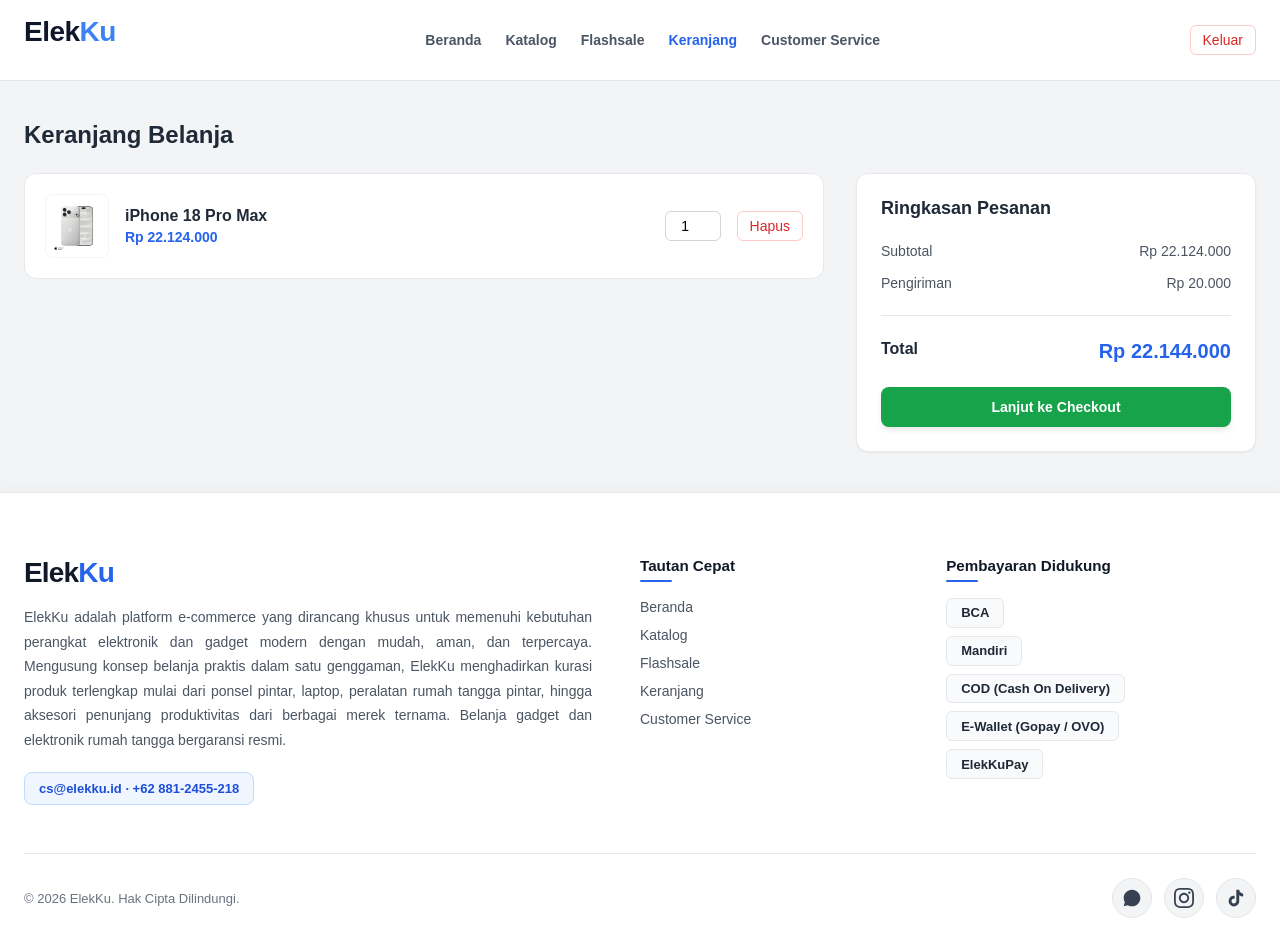
<file: keranjangflash.html>
<!DOCTYPE html>
<html lang="id">
<head>
    <meta charset="UTF-8">
    <meta name="viewport" content="width=device-width, initial-scale=1.0">
    <title>Keranjang - ElekKu</title>
    <link rel="stylesheet" href="style.css">
</head>
<body class="halaman-keranjang">
    <!-- Navigasi Utama -->
    <nav class="bilah-navigasi">
        <div class="kontainer-navigasi">
            <a href="index.html" class="logo-toko">Elek<span>Ku</span></a>
            <div class="menu-navigasi">
                <a href="index.html" class="tautan-navigasi">Beranda</a>
                <a href="katalog.html" class="tautan-navigasi">Katalog</a>
                <a href="flashsale.html" class="tautan-navigasi">Flashsale</a>
                <a href="keranjangflash.html" class="tautan-navigasi aktif">Keranjang</a>
                <a href="customer.html" class="tautan-navigasi">Customer Service</a>
            </div>
            <a href="login.html" class="tombol-keluar">Keluar</a>
        </div>
    </nav>

    <div class="kontainer-utama">
        <h1 class="judul-halaman">Keranjang Belanja</h1>
        
        <div class="kisi-keranjang">
            <div class="daftar-item-keranjang">
                <div class="kartu-item-keranjang">
                        <div class="informasi-item">
                        <img src="ip18promax.jpeg" class="gambar-item" alt="iPhone 18 Pro Max">
                        <div>
                            <h4 class="nama-item">iPhone 18 Pro Max</h4>
                            <p class="harga-item" data-price="22.124.000">Rp 22.124.000</p>
                        </div>
                    </div>
                    <div class="aksi-item">
                        <!-- Input jumlah barang -->
                        <input type="number" id="qty" value="1" min="1" class="input-jumlah">
                        <button class="tombol-hapus"><a href="keranjanghapusflsh.html">Hapus</a></button>
                    </div>
                </div>
            </div>

            <!-- Ringkasan Harga -->
            <div class="kartu-ringkasan">
                <h3 class="judul-ringkasan">Ringkasan Pesanan</h3>
                <div class="baris-ringkasan">
                    <span>Subtotal</span>
                    <span id="subtotal">Rp 22.124.000</span>
                </div>
                <div class="baris-ringkasan">
                    <span>Pengiriman</span>
                    <span id="shipping">Rp 20.000</span>
                </div>
                <hr class="pemisah-ringkasan">
                <div class="baris-ringkasan baris-total">
                    <span>Total</span>
                    <span id="total" class="harga-total">Rp 22.144.000</span>
                </div>
                <a href="checkoutflash.html" class="tombol-checkout">
                    Lanjut ke Checkout
                </a>
            </div>
        </div>
    </div>

    <!-- Catatan Kaki / Footer -->
    <footer class="bagian-footer">
        <div class="kontainer-footer">
            <!-- Kolom 1: Brand & Kontak -->
            <div class="kolom-brand">
                <a href="index.html" class="logo-footer">Elek<span>Ku</span></a>
                <p class="deskripsi-footer">
                    ElekKu adalah platform e-commerce yang dirancang khusus untuk memenuhi kebutuhan perangkat elektronik dan gadget modern dengan mudah, aman, dan terpercaya. Mengusung konsep belanja praktis dalam satu genggaman, ElekKu menghadirkan kurasi produk terlengkap mulai dari ponsel pintar, laptop, peralatan rumah tangga pintar, hingga aksesori penunjang produktivitas dari berbagai merek ternama. Belanja gadget dan elektronik rumah tangga bergaransi resmi.
                </p>
                <p class="kontak-footer">cs@elekku.id · +62 881-2455-218</p>
            </div>

            <!-- Kolom 2 & 3: Tautan Cepat & Pembayaran -->
            <div class="kolom-kiri-tengah">
                <div class="grup-menu-footer">
                    <h4 class="judul-footer">Tautan Cepat</h4>
                    <ul class="daftar-tautan-footer">
                        <li><a href="index.html">Beranda</a></li>
                        <li><a href="katalog.html">Katalog</a></li>
                        <li><a href="flashsale.html">Flashsale</a></li>
                        <li><a href="keranjangHapus.html">Keranjang</a></li>
                        <li><a href="customer.html">Customer Service</a></li>
                    </ul>
                </div>

                <div class="grup-menu-footer">
                    <h4 class="judul-footer">Pembayaran Didukung</h4>
                    <ul class="daftar-pembayaran-footer">
                        <li><span>BCA</span></li>
                        <li><span>Mandiri</span></li>
                        <li><span>COD (Cash On Delivery)</span></li>
                        <li><span>E-Wallet (Gopay / OVO)</span></li>
                        <li><span>ElekKuPay</span></li>
                    </ul>
                </div>
            </div>
        </div>

        <div class="bawah-footer">
            <p>&copy; 2026 ElekKu. Hak Cipta Dilindungi.</p>
            <div class="sosmed-footer">
                <!-- WhatsApp -->
                <a href="https://web.whatsapp.com/" target="_blank" rel="noopener" aria-label="WhatsApp" class="ikon-wa">
                    <svg viewBox="0 0 24 24" width="20" height="20" fill="currentColor">
                        <path d="M12.031 6.172c-3.181 0-5.767 2.586-5.768 5.766-.001 1.298.38 2.27 1.019 3.287l-.582 2.128 2.182-.573c.978.58 1.911.928 3.145.929 3.178 0 5.767-2.587 5.768-5.766.001-3.187-2.575-5.77-5.764-5.771zm3.392 8.244c-.144.405-.837.774-1.17.824-.299.045-.677.063-1.092-.069-.252-.08-.575-.187-.988-.365-1.739-.751-2.874-2.502-2.961-2.617-.087-.116-.708-.94-.708-1.793s.448-1.273.607-1.446c.159-.173.346-.217.462-.217l.332.006c.106.005.249-.04.39.298.144.347.491 1.2.534 1.287.043.087.072.188.014.304-.058.116-.087.188-.173.289l-.26.304c-.087.086-.177.18-.076.354.101.174.449.741.964 1.201.662.591 1.221.774 1.394.86s.274.072.376-.043c.101-.116.433-.506.549-.68.116-.173.231-.145.39-.087s1.011.477 1.184.564.289.13.332.202c.045.072.045.419-.1.824zM12 2C6.477 2 2 6.477 2 12c0 1.89.525 3.66 1.438 5.168L2 22l4.978-1.418A9.955 9.955 0 0012 22c5.523 0 10-4.477 10-10S17.523 2 12 2z"/>
                    </svg>
                </a>
                <!-- Instagram -->
                <a href="https://www.instagram.com/" target="_blank" rel="noopener" aria-label="Instagram" class="ikon-ig">
                    <svg viewBox="0 0 24 24" width="20" height="20" fill="currentColor">
                        <path d="M12 2.163c3.204 0 3.584.012 4.85.07 3.252.148 4.771 1.691 4.919 4.919.058 1.265.069 1.645.069 4.849 0 3.205-.012 3.584-.069 4.849-.149 3.225-1.664 4.771-4.919 4.919-1.266.058-1.644.07-4.85.07-3.204 0-3.584-.012-4.849-.07-3.26-.149-4.771-1.699-4.919-4.92-.058-1.265-.07-1.644-.07-4.849 0-3.204.013-3.583.07-4.849.149-3.227 1.664-4.771 4.919-4.919 1.266-.057 1.645-.069 4.849-.069zm0-2.163c-3.259 0-3.667.014-4.947.072-4.358.2-6.78 2.618-6.98 6.98-.059 1.281-.073 1.689-.073 4.948 0 3.259.014 3.668.072 4.948.2 4.358 2.618 6.78 6.98 6.98 1.281.058 1.689.072 4.948.072 3.259 0 3.668-.014 4.948-.072 4.354-.2 6.782-2.618 6.979-6.98.059-1.28.073-1.689.073-4.948 0-3.259-.014-3.667-.072-4.947-.196-4.354-2.617-6.78-6.979-6.98-1.281-.059-1.69-.073-4.949-.073zm0 5.838c-3.403 0-6.162 2.759-6.162 6.162s2.759 6.163 6.162 6.163 6.162-2.759 6.162-6.163c0-3.403-2.759-6.162-6.162-6.162zm0 10.162c-2.209 0-4-1.79-4-4 0-2.209 1.791-4 4-4s4 1.791 4 4c0 2.21-1.791 4-4 4zm6.406-11.845c-.796 0-1.441.645-1.441 1.44s.645 1.44 1.441 1.44c.795 0 1.439-.645 1.439-1.44s-.644-1.44-1.439-1.44z"/>
                    </svg>
                </a>
                <!-- TikTok -->
                <a href="https://www.tiktok.com/id-ID/" target="_blank" rel="noopener" aria-label="TikTok" class="ikon-tt">
                    <svg viewBox="0 0 24 24" width="20" height="20" fill="currentColor">
                        <path d="M19.59 6.69a4.83 4.83 0 0 1-3.77-4.25V2h-3.45v13.67a2.89 2.89 0 0 1-5.2 1.74 2.89 2.89 0 0 1 2.31-4.64 2.93 2.93 0 0 1 .88.13V9.4a6.84 6.84 0 0 0-1-.05A6.33 6.33 0 0 0 5 20.1a6.34 6.34 0 0 0 10.86-4.43v-7a8.16 8.16 0 0 0 4.77 1.52v-3.4a4.85 4.85 0 0 1-1-.1z"/>
                    </svg>
                </a>
            </div>
        </div>
    </footer>
</body>
</html>
</file>
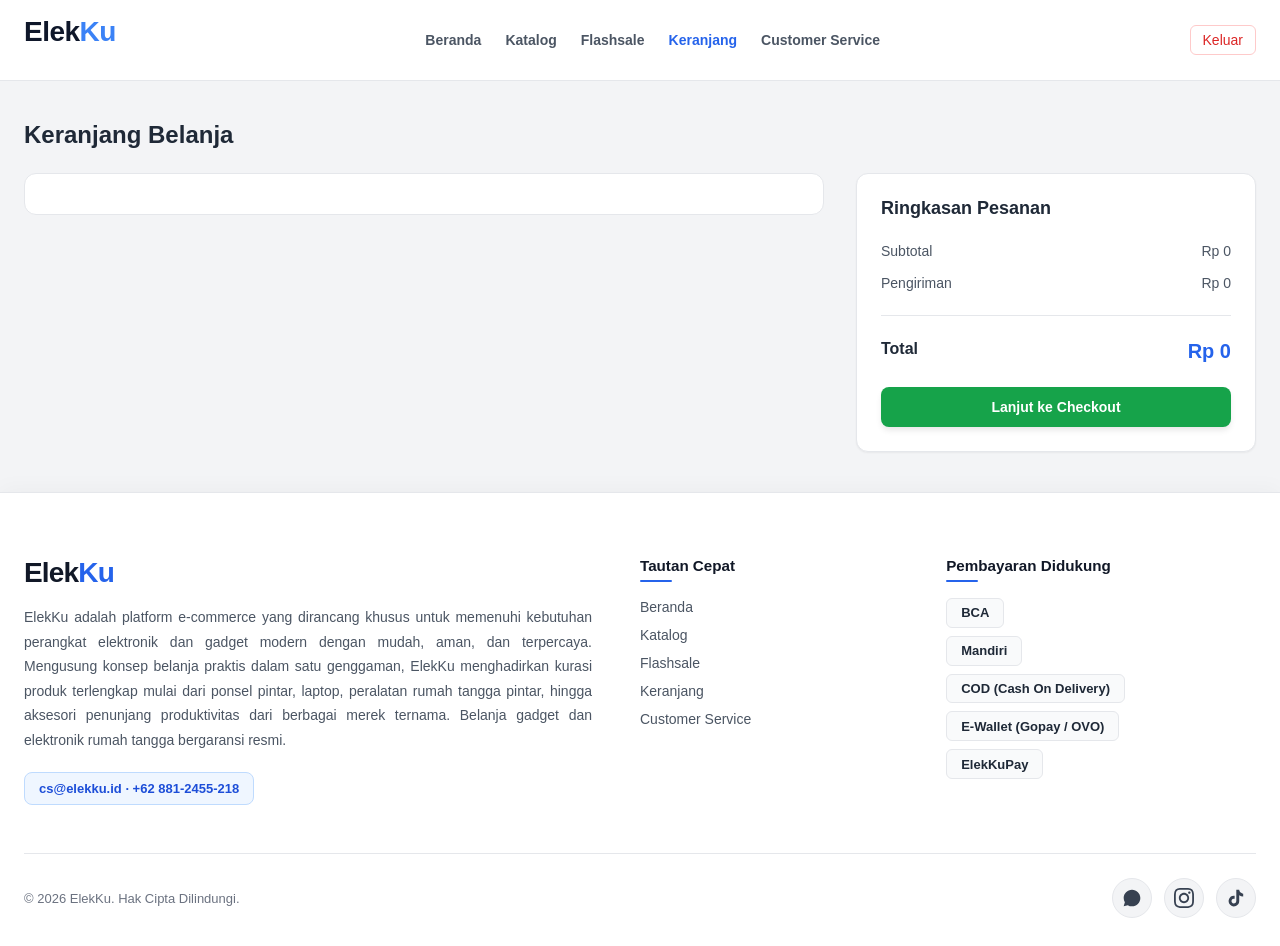
<file: keranjangHapus.html>
<!DOCTYPE html>
<html lang="id">
<head>
    <meta charset="UTF-8">
    <meta name="viewport" content="width=device-width, initial-scale=1.0">
    <title>Keranjang - TokoKita</title>
    <link rel="stylesheet" href="style.css">
</head>
<body class="halaman-keranjang">
    <!-- Navigasi Utama -->
    <nav class="bilah-navigasi">
        <div class="kontainer-navigasi">
            <a href="index.html" class="logo-toko">Elek<span>Ku</span></a>
            <div class="menu-navigasi">
                <a href="index.html" class="tautan-navigasi">Beranda</a>
                <a href="katalog.html" class="tautan-navigasi">Katalog</a>
                <a href="flashsale.html" class="tautan-navigasi">Flashsale</a>
                <a href="keranjangHapus.html" class="tautan-navigasi aktif">Keranjang</a>
                <a href="customer.html" class="tautan-navigasi">Customer Service</a>
            </div>
            <a href="login.html" class="tombol-keluar">Keluar</a>
        </div>
    </nav>

    <div class="kontainer-utama">
        <h1 class="judul-halaman">Keranjang Belanja</h1>
        
        <div class="kisi-keranjang">
            <div class="daftar-item-keranjang">
                <div class="kartu-item-keranjang">
                        <div class="informasi-item"></div>
                    <div class="aksi-item">
                    </div>
                </div>
            </div>

            <!-- Ringkasan Harga -->
            <div class="kartu-ringkasan">
                <h3 class="judul-ringkasan">Ringkasan Pesanan</h3>
                <div class="baris-ringkasan">
                    <span>Subtotal</span>
                    <span id="subtotal">Rp 0</span>
                </div>
                <div class="baris-ringkasan">
                    <span>Pengiriman</span>
                    <span id="shipping">Rp 0</span>
                </div>
                <hr class="pemisah-ringkasan">
                <div class="baris-ringkasan baris-total">
                    <span>Total</span>
                    <span id="total" class="harga-total">Rp 0</span>
                </div>
                <a href="detaiTv.html" class="tombol-checkout">
                    Lanjut ke Checkout
                </a>
            </div>
        </div>
    </div>

   <!-- Catatan Kaki / Footer -->
    <footer class="bagian-footer">
        <div class="kontainer-footer">
            <!-- Kolom 1: Brand & Kontak -->
            <div class="kolom-brand">
                <a href="index.html" class="logo-footer">Elek<span>Ku</span></a>
                <p class="deskripsi-footer">
                    ElekKu adalah platform e-commerce yang dirancang khusus untuk memenuhi kebutuhan perangkat elektronik dan gadget modern dengan mudah, aman, dan terpercaya. Mengusung konsep belanja praktis dalam satu genggaman, ElekKu menghadirkan kurasi produk terlengkap mulai dari ponsel pintar, laptop, peralatan rumah tangga pintar, hingga aksesori penunjang produktivitas dari berbagai merek ternama. Belanja gadget dan elektronik rumah tangga bergaransi resmi.
                </p>
                <p class="kontak-footer">cs@elekku.id · +62 881-2455-218</p>
            </div>

            <!-- Kolom 2 & 3: Tautan Cepat & Pembayaran -->
            <div class="kolom-kiri-tengah">
                <div class="grup-menu-footer">
                    <h4 class="judul-footer">Tautan Cepat</h4>
                    <ul class="daftar-tautan-footer">
                        <li><a href="index.html">Beranda</a></li>
                        <li><a href="katalog.html">Katalog</a></li>
                        <li><a href="flashsale.html">Flashsale</a></li>
                        <li><a href="keranjangHapus.html">Keranjang</a></li>
                        <li><a href="customer.html">Customer Service</a></li>
                    </ul>
                </div>

                <div class="grup-menu-footer">
                    <h4 class="judul-footer">Pembayaran Didukung</h4>
                    <ul class="daftar-pembayaran-footer">
                        <li><span>BCA</span></li>
                        <li><span>Mandiri</span></li>
                        <li><span>COD (Cash On Delivery)</span></li>
                        <li><span>E-Wallet (Gopay / OVO)</span></li>
                        <li><span>ElekKuPay</span></li>
                    </ul>
                </div>
            </div>
        </div>

        <div class="bawah-footer">
            <p>&copy; 2026 ElekKu. Hak Cipta Dilindungi.</p>
            <div class="sosmed-footer">
                <!-- WhatsApp -->
                <a href="https://web.whatsapp.com/" target="_blank" rel="noopener" aria-label="WhatsApp" class="ikon-wa">
                    <svg viewBox="0 0 24 24" width="20" height="20" fill="currentColor">
                        <path d="M12.031 6.172c-3.181 0-5.767 2.586-5.768 5.766-.001 1.298.38 2.27 1.019 3.287l-.582 2.128 2.182-.573c.978.58 1.911.928 3.145.929 3.178 0 5.767-2.587 5.768-5.766.001-3.187-2.575-5.77-5.764-5.771zm3.392 8.244c-.144.405-.837.774-1.17.824-.299.045-.677.063-1.092-.069-.252-.08-.575-.187-.988-.365-1.739-.751-2.874-2.502-2.961-2.617-.087-.116-.708-.94-.708-1.793s.448-1.273.607-1.446c.159-.173.346-.217.462-.217l.332.006c.106.005.249-.04.39.298.144.347.491 1.2.534 1.287.043.087.072.188.014.304-.058.116-.087.188-.173.289l-.26.304c-.087.086-.177.18-.076.354.101.174.449.741.964 1.201.662.591 1.221.774 1.394.86s.274.072.376-.043c.101-.116.433-.506.549-.68.116-.173.231-.145.39-.087s1.011.477 1.184.564.289.13.332.202c.045.072.045.419-.1.824zM12 2C6.477 2 2 6.477 2 12c0 1.89.525 3.66 1.438 5.168L2 22l4.978-1.418A9.955 9.955 0 0012 22c5.523 0 10-4.477 10-10S17.523 2 12 2z"/>
                    </svg>
                </a>
                <!-- Instagram -->
                <a href="https://www.instagram.com/" target="_blank" rel="noopener" aria-label="Instagram" class="ikon-ig">
                    <svg viewBox="0 0 24 24" width="20" height="20" fill="currentColor">
                        <path d="M12 2.163c3.204 0 3.584.012 4.85.07 3.252.148 4.771 1.691 4.919 4.919.058 1.265.069 1.645.069 4.849 0 3.205-.012 3.584-.069 4.849-.149 3.225-1.664 4.771-4.919 4.919-1.266.058-1.644.07-4.85.07-3.204 0-3.584-.012-4.849-.07-3.26-.149-4.771-1.699-4.919-4.92-.058-1.265-.07-1.644-.07-4.849 0-3.204.013-3.583.07-4.849.149-3.227 1.664-4.771 4.919-4.919 1.266-.057 1.645-.069 4.849-.069zm0-2.163c-3.259 0-3.667.014-4.947.072-4.358.2-6.78 2.618-6.98 6.98-.059 1.281-.073 1.689-.073 4.948 0 3.259.014 3.668.072 4.948.2 4.358 2.618 6.78 6.98 6.98 1.281.058 1.689.072 4.948.072 3.259 0 3.668-.014 4.948-.072 4.354-.2 6.782-2.618 6.979-6.98.059-1.28.073-1.689.073-4.948 0-3.259-.014-3.667-.072-4.947-.196-4.354-2.617-6.78-6.979-6.98-1.281-.059-1.69-.073-4.949-.073zm0 5.838c-3.403 0-6.162 2.759-6.162 6.162s2.759 6.163 6.162 6.163 6.162-2.759 6.162-6.163c0-3.403-2.759-6.162-6.162-6.162zm0 10.162c-2.209 0-4-1.79-4-4 0-2.209 1.791-4 4-4s4 1.791 4 4c0 2.21-1.791 4-4 4zm6.406-11.845c-.796 0-1.441.645-1.441 1.44s.645 1.44 1.441 1.44c.795 0 1.439-.645 1.439-1.44s-.644-1.44-1.439-1.44z"/>
                    </svg>
                </a>
                <!-- TikTok -->
                <a href="https://www.tiktok.com/id-ID/" target="_blank" rel="noopener" aria-label="TikTok" class="ikon-tt">
                    <svg viewBox="0 0 24 24" width="20" height="20" fill="currentColor">
                        <path d="M19.59 6.69a4.83 4.83 0 0 1-3.77-4.25V2h-3.45v13.67a2.89 2.89 0 0 1-5.2 1.74 2.89 2.89 0 0 1 2.31-4.64 2.93 2.93 0 0 1 .88.13V9.4a6.84 6.84 0 0 0-1-.05A6.33 6.33 0 0 0 5 20.1a6.34 6.34 0 0 0 10.86-4.43v-7a8.16 8.16 0 0 0 4.77 1.52v-3.4a4.85 4.85 0 0 1-1-.1z"/>
                    </svg>
                </a>
            </div>
        </div>
    </footer>
</body>
</html>
</file>
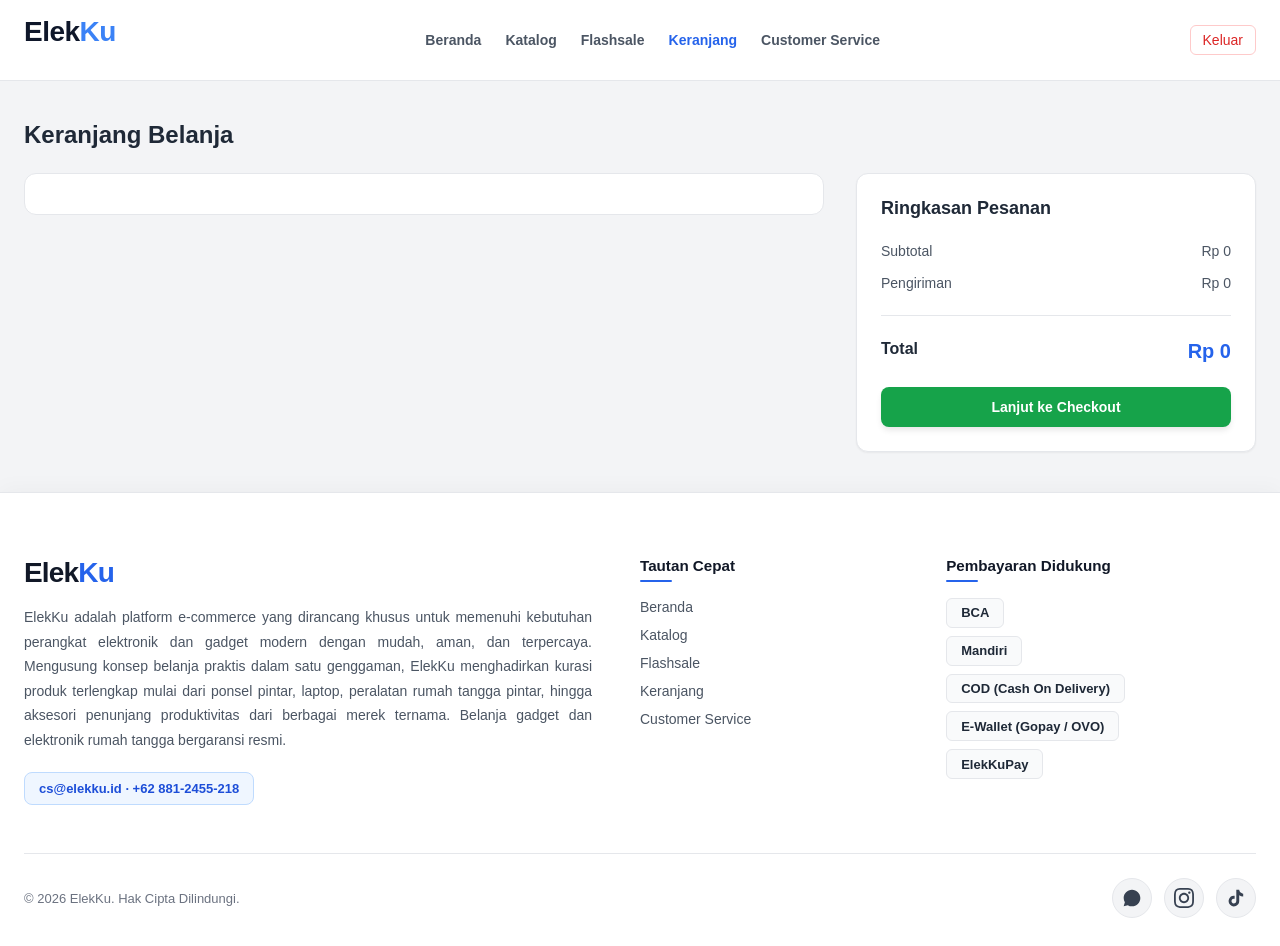
<file: keranjanghapusflsh.html>
<!DOCTYPE html>
<html lang="id">
<head>
    <meta charset="UTF-8">
    <meta name="viewport" content="width=device-width, initial-scale=1.0">
    <title>Keranjang - TokoKita</title>
    <link rel="stylesheet" href="style.css">
</head>
<body class="halaman-keranjang">
    <!-- Navigasi Utama -->
    <nav class="bilah-navigasi">
        <div class="kontainer-navigasi">
            <a href="index.html" class="logo-toko">Elek<span>Ku</span></a>
            <div class="menu-navigasi">
                <a href="index.html" class="tautan-navigasi">Beranda</a>
                <a href="katalog.html" class="tautan-navigasi">Katalog</a>
                <a href="flashsale.html" class="tautan-navigasi">Flashsale</a>
                <a href="keranjanghapusflsh.html" class="tautan-navigasi aktif">Keranjang</a>
                <a href="customer.html" class="tautan-navigasi">Customer Service</a>
            </div>
            <a href="login.html" class="tombol-keluar">Keluar</a>
        </div>
    </nav>

    <div class="kontainer-utama">
        <h1 class="judul-halaman">Keranjang Belanja</h1>
        
        <div class="kisi-keranjang">
            <div class="daftar-item-keranjang">
                <div class="kartu-item-keranjang">
                        <div class="informasi-item"></div>
                    <div class="aksi-item">
                    </div>
                </div>
            </div>

            <!-- Ringkasan Harga -->
            <div class="kartu-ringkasan">
                <h3 class="judul-ringkasan">Ringkasan Pesanan</h3>
                <div class="baris-ringkasan">
                    <span>Subtotal</span>
                    <span id="subtotal">Rp 0</span>
                </div>
                <div class="baris-ringkasan">
                    <span>Pengiriman</span>
                    <span id="shipping">Rp 0</span>
                </div>
                <hr class="pemisah-ringkasan">
                <div class="baris-ringkasan baris-total">
                    <span>Total</span>
                    <span id="total" class="harga-total">Rp 0</span>
                </div>
                <a href="detailflsh.html" class="tombol-checkout">
                    Lanjut ke Checkout
                </a>
            </div>
        </div>
    </div>

    <!-- Catatan Kaki / Footer -->
    <footer class="bagian-footer">
        <div class="kontainer-footer">
            <!-- Kolom 1: Brand & Kontak -->
            <div class="kolom-brand">
                <a href="index.html" class="logo-footer">Elek<span>Ku</span></a>
                <p class="deskripsi-footer">
                    ElekKu adalah platform e-commerce yang dirancang khusus untuk memenuhi kebutuhan perangkat elektronik dan gadget modern dengan mudah, aman, dan terpercaya. Mengusung konsep belanja praktis dalam satu genggaman, ElekKu menghadirkan kurasi produk terlengkap mulai dari ponsel pintar, laptop, peralatan rumah tangga pintar, hingga aksesori penunjang produktivitas dari berbagai merek ternama. Belanja gadget dan elektronik rumah tangga bergaransi resmi.
                </p>
                <p class="kontak-footer">cs@elekku.id · +62 881-2455-218</p>
            </div>

            <!-- Kolom 2 & 3: Tautan Cepat & Pembayaran -->
            <div class="kolom-kiri-tengah">
                <div class="grup-menu-footer">
                    <h4 class="judul-footer">Tautan Cepat</h4>
                    <ul class="daftar-tautan-footer">
                        <li><a href="index.html">Beranda</a></li>
                        <li><a href="katalog.html">Katalog</a></li>
                        <li><a href="flashsale.html">Flashsale</a></li>
                        <li><a href="keranjanghapusflsh.html">Keranjang</a></li>
                        <li><a href="customer.html">Customer Service</a></li>
                    </ul>
                </div>

                <div class="grup-menu-footer">
                    <h4 class="judul-footer">Pembayaran Didukung</h4>
                    <ul class="daftar-pembayaran-footer">
                        <li><span>BCA</span></li>
                        <li><span>Mandiri</span></li>
                        <li><span>COD (Cash On Delivery)</span></li>
                        <li><span>E-Wallet (Gopay / OVO)</span></li>
                        <li><span>ElekKuPay</span></li>
                    </ul>
                </div>
            </div>
        </div>

        <div class="bawah-footer">
            <p>&copy; 2026 ElekKu. Hak Cipta Dilindungi.</p>
            <div class="sosmed-footer">
               <!-- WhatsApp -->
                <a href="https://web.whatsapp.com/" target="_blank" rel="noopener" aria-label="WhatsApp" class="ikon-wa">
                    <svg viewBox="0 0 24 24" width="20" height="20" fill="currentColor">
                        <path d="M12.031 6.172c-3.181 0-5.767 2.586-5.768 5.766-.001 1.298.38 2.27 1.019 3.287l-.582 2.128 2.182-.573c.978.58 1.911.928 3.145.929 3.178 0 5.767-2.587 5.768-5.766.001-3.187-2.575-5.77-5.764-5.771zm3.392 8.244c-.144.405-.837.774-1.17.824-.299.045-.677.063-1.092-.069-.252-.08-.575-.187-.988-.365-1.739-.751-2.874-2.502-2.961-2.617-.087-.116-.708-.94-.708-1.793s.448-1.273.607-1.446c.159-.173.346-.217.462-.217l.332.006c.106.005.249-.04.39.298.144.347.491 1.2.534 1.287.043.087.072.188.014.304-.058.116-.087.188-.173.289l-.26.304c-.087.086-.177.18-.076.354.101.174.449.741.964 1.201.662.591 1.221.774 1.394.86s.274.072.376-.043c.101-.116.433-.506.549-.68.116-.173.231-.145.39-.087s1.011.477 1.184.564.289.13.332.202c.045.072.045.419-.1.824zM12 2C6.477 2 2 6.477 2 12c0 1.89.525 3.66 1.438 5.168L2 22l4.978-1.418A9.955 9.955 0 0012 22c5.523 0 10-4.477 10-10S17.523 2 12 2z"/>
                    </svg>
                </a>
                <!-- Instagram -->
                <a href="https://www.instagram.com/" target="_blank" rel="noopener" aria-label="Instagram" class="ikon-ig">
                    <svg viewBox="0 0 24 24" width="20" height="20" fill="currentColor">
                        <path d="M12 2.163c3.204 0 3.584.012 4.85.07 3.252.148 4.771 1.691 4.919 4.919.058 1.265.069 1.645.069 4.849 0 3.205-.012 3.584-.069 4.849-.149 3.225-1.664 4.771-4.919 4.919-1.266.058-1.644.07-4.85.07-3.204 0-3.584-.012-4.849-.07-3.26-.149-4.771-1.699-4.919-4.92-.058-1.265-.07-1.644-.07-4.849 0-3.204.013-3.583.07-4.849.149-3.227 1.664-4.771 4.919-4.919 1.266-.057 1.645-.069 4.849-.069zm0-2.163c-3.259 0-3.667.014-4.947.072-4.358.2-6.78 2.618-6.98 6.98-.059 1.281-.073 1.689-.073 4.948 0 3.259.014 3.668.072 4.948.2 4.358 2.618 6.78 6.98 6.98 1.281.058 1.689.072 4.948.072 3.259 0 3.668-.014 4.948-.072 4.354-.2 6.782-2.618 6.979-6.98.059-1.28.073-1.689.073-4.948 0-3.259-.014-3.667-.072-4.947-.196-4.354-2.617-6.78-6.979-6.98-1.281-.059-1.69-.073-4.949-.073zm0 5.838c-3.403 0-6.162 2.759-6.162 6.162s2.759 6.163 6.162 6.163 6.162-2.759 6.162-6.163c0-3.403-2.759-6.162-6.162-6.162zm0 10.162c-2.209 0-4-1.79-4-4 0-2.209 1.791-4 4-4s4 1.791 4 4c0 2.21-1.791 4-4 4zm6.406-11.845c-.796 0-1.441.645-1.441 1.44s.645 1.44 1.441 1.44c.795 0 1.439-.645 1.439-1.44s-.644-1.44-1.439-1.44z"/>
                    </svg>
                </a>
                <!-- TikTok -->
                <a href="https://www.tiktok.com/id-ID/" target="_blank" rel="noopener" aria-label="TikTok" class="ikon-tt">
                    <svg viewBox="0 0 24 24" width="20" height="20" fill="currentColor">
                        <path d="M19.59 6.69a4.83 4.83 0 0 1-3.77-4.25V2h-3.45v13.67a2.89 2.89 0 0 1-5.2 1.74 2.89 2.89 0 0 1 2.31-4.64 2.93 2.93 0 0 1 .88.13V9.4a6.84 6.84 0 0 0-1-.05A6.33 6.33 0 0 0 5 20.1a6.34 6.34 0 0 0 10.86-4.43v-7a8.16 8.16 0 0 0 4.77 1.52v-3.4a4.85 4.85 0 0 1-1-.1z"/>
                    </svg>
                </a>
            </div>
        </div>
    </footer>
</body>
</html>
</file>
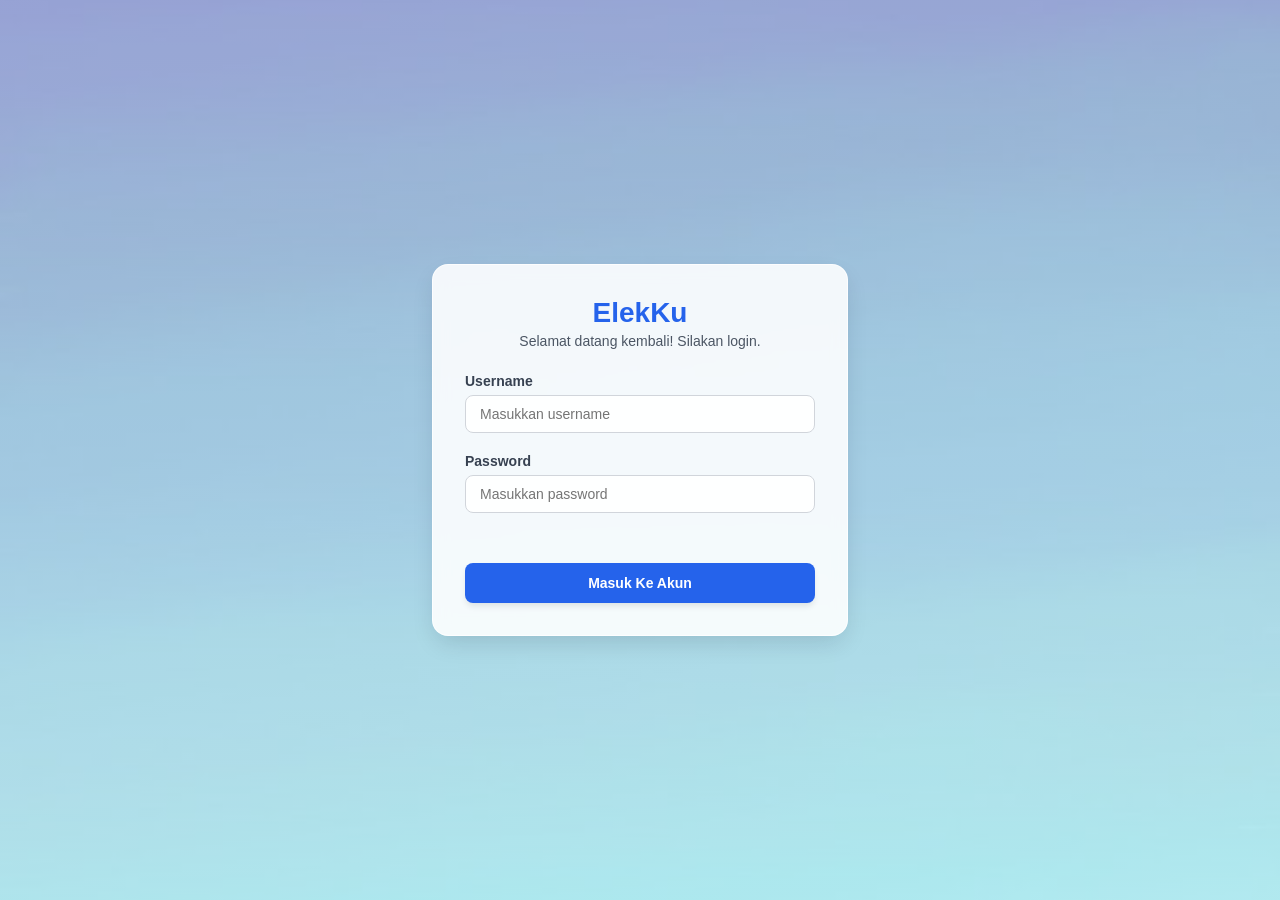
<file: login.html>
<!DOCTYPE html>
<html lang="id">
<head>
    <meta charset="UTF-8">
    <meta name="viewport" content="width=device-width, initial-scale=1.0">
    <title>Login - ElekKu</title>
    <link rel="stylesheet" href="style.css">
</head>
<body class="login-page">
    <div class="login-container">
        <div class="login-header">
            <h1>ElekKu</h1>
            <p>Selamat datang kembali! Silakan login.</p>
        </div>
        
        <!-- Form Login -->
        <form id="loginForm">
            <div class="input-group">
                <label for="username">Username</label>
                <input type="text" id="username" required placeholder="Masukkan username">
            </div>
            <div class="input-group">
                <label for="password">Password</label>
                <input type="password" id="password" required placeholder="Masukkan password">
            </div>
            
            <p id="error-message" class="error-text"></p>

            <button type="submit" class="tombol-login">
                Masuk Ke Akun
            </button>
        </form>
    </div>

    <script src="script.js"></script>
</body>
</html>
</file>
<file: style.css>
/* ==========================================
    GLOBAL STYLES & RESET
   ========================================== */
* {
    margin: 0;
    padding: 0;
    box-sizing: border-box;
}

body {
    font-family: 'Inter', sans-serif;
    background-color: #f3f4f6;
    color: #1f2937;
    min-height: 100vh;
    display: flex;
    flex-direction: column;
}

a {
    text-decoration: none;
    color: inherit;
}

/* ==========================================
   NAVBAR UTAMA
   ========================================== */
.bilah-navigasi {
    background-color: #ffffff;
    border-bottom: 1px solid #e5e7eb;
    position: sticky;
    top: 0;
    z-index: 50;
}

.kontainer-navigasi {
    max-width: 80rem;
    margin: 0 auto;
    padding: 1rem 1.5rem;
    display: flex;
    justify-content: space-between;
    align-items: center;
}

.logo-toko {
    display: inline-block;
    font-size: 28px;
    font-weight: 800;
    color: #0f172a;
    text-decoration: none;
    letter-spacing: -0.5px;
    margin-bottom: 16px;
}

.logo-toko span {
    color: #3b82f6;
}

.menu-navigasi {
    display: none;
}

@media (min-width: 768px) {
    .menu-navigasi {
        display: flex;
        gap: 1.5rem;
        align-items: center;
    }
}

.tautan-navigasi {
    font-size: 0.875rem;
    font-weight: 600;
    color: #4b5563;
    transition: color 0.2s;
}

.tautan-navigasi:hover {
    color: #2563eb;
}

.tautan-navigasi.aktif {
    font-size: 0.875rem;
    font-weight: 600;
    color: #2563eb;
}


.tombol-keluar {
    font-size: 0.875rem;
    font-weight: 500;
    color: #dc2626;
    padding: 0.375rem 0.75rem;
    border-radius: 0.375rem;
    border: 1px solid #fecaca;
    transition: background-color 0.2s;
}

.tombol-keluar:hover {
    background-color: #fef2f2;
}

/* ==========================================
    HALAMAN UTAMA (INDEX.HTML)
   ========================================== */
.bagian-banner {
    max-width: 80rem;
    margin: 2rem auto;
    padding: 0 1.5rem;
    width: 100%;
}

.kartu-banner {
    background: linear-gradient(135deg, #1e40af 0%, #2563eb 100%);
    border-radius: 1rem;
    color: #ffffff;
    display: flex;
    flex-direction: column;
    padding: 2rem;
    gap: 1.5rem;
    align-items: center;
}

@media (min-width: 768px) {
    .kartu-banner {
        flex-direction: row;
        justify-content: space-between;
        padding: 3rem;
    }
}

.konten-banner {
    max-width: 32rem;
    display: flex;
    flex-direction: column;
    gap: 1rem;
}

.label-promo {
    background-color: rgba(255, 255, 255, 0.2);
    padding: 0.25rem 0.75rem;
    border-radius: 9999px;
    font-size: 0.75rem;
    font-weight: 600;
    width: fit-content;
    text-transform: uppercase;
}

.judul-banner {
    font-size: 1.75rem;
    font-weight: 800;
    line-height: 1.2;
}

@media (min-width: 768px) {
    .judul-banner {
        font-size: 2.25rem;
    }
}

.deskripsi-banner {
    font-size: 0.95rem;
    opacity: 0.9;
}

.tombol-utama {
    background-color: #ffffff;
    color: #2563eb;
    padding: 0.75rem 1.5rem;
    border-radius: 0.5rem;
    font-weight: 700;
    width: fit-content;
    box-shadow: 0 4px 6px -1px rgba(0, 0, 0, 0.1);
    transition: background-color 0.2s;
}

.tombol-utama:hover {
    background-color: #f8fafc;
}

.gambar-banner {
    width: 100%;
    max-width: 20rem;
    border-radius: 0.75rem;
    object-fit: cover;
}

.bagian-produk {
    max-width: 80rem;
    margin: 0 auto 3rem auto;
    padding: 0 1.5rem;
    width: 100%;
}

.judul-bagian {
    font-size: 1.5rem;
    font-weight: 700;
    margin-bottom: 1.25rem;
    color: #1f2937;
}

.kisi-produk {
    display: grid;
    grid-template-columns: repeat(1, 1fr);
    gap: 1.5rem;
}

@media (min-width: 640px) {
    .kisi-produk {
        grid-template-columns: repeat(2, 1fr);
    }
}

@media (min-width: 1024px) {
    .kisi-produk {
        grid-template-columns: repeat(2, 1fr);
        gap: 1.75rem;
    }
}

.kartu-produk {
    background-color: #ffffff;
    border: 1px solid #e5e7eb;
    border-radius: 0.75rem;
    padding: 1.25rem;
    display: flex;
    flex-direction: column;
    gap: 0.75rem;
    transition: transform 0.2s, box-shadow 0.2s;
}

.kartu-produk:hover {
    transform: translateY(-2px);
    box-shadow: 0 10px 15px -3px rgba(0, 0, 0, 0.05);
}

.gambar-produk {
    width: 100%;
    aspect-ratio: 16 / 10;
    max-height: 16rem;
    height: auto;
    object-fit: contain;
    object-position: center;
    background-color: #ffffff;
    border-radius: 0.5rem;
}

.nama-produk {
    font-size: 1rem;
    font-weight: 600;
    color: #1f2937;
}

.harga-produk {
    font-size: 1rem;
    font-weight: 700;
    color: #2563eb;
}

.tombol-detail {
    background-color: #eff6ff;
    color: #2563eb;
    text-align: center;
    padding: 0.5rem;
    border-radius: 0.375rem;
    font-size: 0.875rem;
    font-weight: 600;
    margin-top: auto;
    transition: background-color 0.2s;
    cursor: pointer;
}

.tombol-detail:hover {
    background-color: #82b6fb;
}

/* ==========================================
   HALAMAN KATALOG & UMUM (KATALOG.HTML)
   ========================================== */
.kontainer-utama {
    max-width: 80rem;
    margin: 2.5rem auto;
    padding: 0 1.5rem;
    width: 100%;
    flex-grow: 1;
}

.judul-halaman {
    font-size: 1.5rem;
    font-weight: 700;
    margin-bottom: 1.5rem;
    color: #1f2937;
}

.area-filter-pencarian {
    display: flex;
    flex-direction: column;
    gap: 1rem;
    margin-bottom: 1.5rem;
}

@media (min-width: 640px) {
    .area-filter-pencarian {
        flex-direction: row;
        justify-content: space-between;
    }
}

.input-pencarian {
    padding: 0.625rem 1rem;
    border: 1px solid #d1d5db;
    border-radius: 0.5rem;
    font-size: 0.875rem;
    outline: none;
    width: 100%;
    max-width: 20rem;
    background-color: #ffffff;
}

.input-pencarian:focus {
    border-color: #2563eb;
    box-shadow: 0 0 0 3px rgba(37, 99, 235, 0.15);
}

.pilih-kategori {
    padding: 0.625rem 1rem;
    border: 1px solid #d1d5db;
    border-radius: 0.5rem;
    font-size: 0.875rem;
    outline: none;
    background-color: #ffffff;
    cursor: pointer;
    width: 100%;
    max-width: 12rem;
}

.pilih-kategori:focus {
    border-color: #2563eb;
}

.label-kategori {
    font-size: 0.75rem;
    font-weight: 600;
    color: #6b7280;
    text-transform: uppercase;
}

.kisi-katalog-produk {
    display: grid;
    grid-template-columns: repeat(1, 1fr);
    gap: 1.5rem;
}

@media (min-width: 640px) {
    .kisi-katalog-produk {
        grid-template-columns: repeat(2, 1fr);
    }
}

@media (min-width: 1024px) {
    .kisi-katalog-produk {
        grid-template-columns: repeat(4, 1fr);
    }
}

/* ==========================================
    HALAMAN DETAIL PRODUK
   ========================================== */
.kartu-detail-produk {
    background-color: #ffffff;
    border: 1px solid #e5e7eb;
    border-radius: 1rem;
    padding: 2rem;
    display: flex;
    flex-direction: column;
    gap: 2.5rem;
    align-items: center;
    box-shadow: 0 1px 3px rgba(0, 0, 0, 0.04);
}

@media (min-width: 768px) {
    .kartu-detail-produk {
        flex-direction: row;
        align-items: center;
        padding: 2.5rem;
    }
}

.gambar-detail-produk {
    width: 100%;
    max-width: 26rem;
    aspect-ratio: 16 / 10;
    height: auto;
    object-fit: contain;
    object-position: center;
    background-color: #f8fafc;
    padding: 0.75rem;
    border-radius: 0.75rem;
    border: 1px solid #e5e7eb;
}

.informasi-detail-produk {
    display: flex;
    flex-direction: column;
    justify-content: center;
    gap: 1.5rem;
    width: 100%;
}

.label-kategori-detail {
    font-size: 0.813rem;
    font-weight: 700;
    color: #2563eb;
    text-transform: uppercase;
    letter-spacing: 0.04em;
    display: block;
    margin-bottom: 0.5rem;
}

.judul-detail-produk {
    font-size: 1.75rem;
    font-weight: 800;
    color: #111827;
    margin-top: 0;
    margin-bottom: 0.75rem;
    line-height: 1.25;
}

@media (min-width: 768px) {
    .judul-detail-produk {
        font-size: 2rem;
    }
}

.harga-detail-produk {
    font-size: 1.5rem;
    font-weight: 800;
    color: #2563eb;
    margin-top: 0;
    margin-bottom: 1.25rem;
}

.deskripsi-detail-produk {
    font-size: 0.95rem;
    color: #4b5563;
    line-height: 1.7;
    margin: 0;
    text-align: justify;
}

.area-aksi-produk {
    display: flex;
    flex-direction: column;
    gap: 1.25rem;
    border-top: 1px solid #e5e7eb;
    padding-top: 1.5rem;
    margin-top: 0.5rem;
}

.grup-jumlah-produk {
    display: flex;
    align-items: center;
    gap: 1rem;
}

.label-diskon {
    font-size: 1.5rem;
    font-weight: 800;
    color: #ff0404;
}

.harga-coret-fs {
    color: #ff0404;
    text-decoration: line-through;
}

.label-jumlah {
    font-size: 0.875rem;
    font-weight: 600;
    color: #374151;
}

.input-jumlah-detail {
    width: 4.5rem;
    padding: 0.5rem;
    border: 1px solid #d1d5db;
    border-radius: 0.5rem;
    text-align: center;
    font-size: 0.875rem;
    font-weight: 600;
    outline: none;
    transition: border-color 0.2s, box-shadow 0.2s;
}

.input-jumlah-detail:focus {
    border-color: #2563eb;
    box-shadow: 0 0 0 3px rgba(37, 99, 235, 0.15);
}

.grup-tombol-aksi {
    display: flex;
    gap: 1rem;
    flex-direction: column;
}

@media (min-width: 640px) {
    .grup-tombol-aksi {
        flex-direction: row;
    }
}

.tombol-tambah-keranjang {
    background-color: #eff6ff;
    color: #2563eb;
    border: 1px solid #bfdbfe;
    padding: 0.875rem 1.5rem;
    border-radius: 0.5rem;
    font-weight: 600;
    font-size: 0.95rem;
    text-align: center;
    flex: 1;
    transition: background-color 0.2s, transform 0.15s;
}

.tombol-tambah-keranjang:hover {
    background-color: #dbeafe;
}

.tombol-beli-langsung {
    background-color: #2563eb;
    color: #ffffff;
    padding: 0.875rem 1.5rem;
    border-radius: 0.5rem;
    font-weight: 600;
    font-size: 0.95rem;
    text-align: center;
    flex: 1;
    box-shadow: 0 4px 6px -1px rgba(37, 99, 235, 0.25);
    transition: background-color 0.2s, transform 0.15s;
}

.tombol-beli-langsung:hover {
    background-color: #1d4ed8;
}

/* ==========================================
    HALAMAN KERANJANG
   ========================================== */
.kisi-keranjang {
    display: grid;
    grid-template-columns: 1fr;
    gap: 2rem;
}

@media (min-width: 1024px) {
    .kisi-keranjang {
        grid-template-columns: 2fr 1fr;
    }
}

.daftar-item-keranjang {
    display: flex;
    flex-direction: column;
    gap: 1rem;
}

.kartu-item-keranjang {
    background-color: #ffffff;
    border: 1px solid #e5e7eb;
    border-radius: 0.75rem;
    padding: 1.25rem;
    display: flex;
    flex-direction: column;
    gap: 1rem;
    justify-content: space-between;
    align-items: flex-start;
}

@media (min-width: 640px) {
    .kartu-item-keranjang {
        flex-direction: row;
        align-items: center;
    }
}

.informasi-item {
    display: flex;
    gap: 1rem;
    align-items: center;
}

.gambar-item {
    width: 4rem;
    height: 4rem;
    object-fit: cover;
    border-radius: 0.5rem;
    border: 1px solid #f3f4f6;
}

.nama-item {
    font-size: 1rem;
    font-weight: 600;
    color: #1f2937;
    margin-bottom: 0.25rem;
}

.harga-item {
    font-size: 0.875rem;
    font-weight: 700;
    color: #2563eb;
}

.aksi-item {
    display: flex;
    gap: 1rem;
    align-items: center;
    width: 100%;
    justify-content: space-between;
}

@media (min-width: 640px) {
    .aksi-item {
        width: auto;
    }
}

.input-jumlah {
    width: 3.5rem;
    padding: 0.375rem;
    border: 1px solid #d1d5db;
    border-radius: 0.375rem;
    text-align: center;
    font-size: 0.875rem;
    outline: none;
}

.tombol-hapus {
    background-color: transparent;
    color: #dc2626;
    border: 1px solid #fecaca;
    padding: 0.375rem 0.75rem;
    border-radius: 0.375rem;
    font-size: 0.875rem;
    font-weight: 500;
    cursor: pointer;
    transition: background-color 0.2s;
}

.tombol-hapus:hover {
    background-color: #fef2f2;
}

.kartu-ringkasan {
    background-color: #ffffff;
    border: 1px solid #e5e7eb;
    border-radius: 0.75rem;
    padding: 1.5rem;
    height: fit-content;
    display: flex;
    flex-direction: column;
    gap: 1rem;
    box-shadow: 0 1px 2px 0 rgba(0, 0, 0, 0.05);
}

.judul-ringkasan {
    font-size: 1.125rem;
    font-weight: 700;
    color: #1f2937;
    margin-bottom: 0.5rem;
}

.baris-ringkasan {
    display: flex;
    justify-content: space-between;
    font-size: 0.875rem;
    color: #4b5563;
}

.pemisah-ringkasan {
    border: none;
    border-top: 1px solid #e5e7eb;
    margin: 0.5rem 0;
}

.baris-total {
    font-weight: 700;
    color: #1f2937;
    font-size: 1rem;
}

.harga-total {
    color: #2563eb;
    font-size: 1.25rem;
}

.tombol-checkout {
    background-color: #16a34a;
    color: #ffffff;
    text-align: center;
    padding: 0.75rem;
    border-radius: 0.5rem;
    font-weight: 700;
    font-size: 0.875rem;
    box-shadow: 0 4px 6px -1px rgba(0, 0, 0, 0.1);
    transition: background-color 0.2s;
    margin-top: 0.5rem;
}

.tombol-checkout:hover {
    background-color: #15803d;
}

/* ==========================================
   HALAMAN CHECKOUT (CHECKOUT.HTML)
   ========================================== */
.kontainer-sedang {
    max-width: 56rem;
    margin: 2rem auto;
    padding: 0 1rem;
    width: 100%;
    flex-grow: 1;
}

.kartu-formulir-checkout {
    background-color: #ffffff;
    padding: 1.5rem;
    border-radius: 0.75rem;
    border: 1px solid #e5e7eb;
    box-shadow: 0 1px 2px 0 rgba(0, 0, 0, 0.05);
    display: flex;
    flex-direction: column;
    gap: 1.5rem;
}

.kelompok-formulir {
    display: flex;
    flex-direction: column;
}

.subjudul-formulir {
    font-weight: 700;
    font-size: 1.125rem;
    color: #1f2937;
    margin-bottom: 1rem;
}

.kisi-input {
    display: grid;
    grid-template-columns: 1fr;
    gap: 1rem;
}

@media (min-width: 768px) {
    .kisi-input {
        grid-template-columns: repeat(2, minmax(0, 1fr));
    }
}

.input-teks {
    padding: 0.625rem 1rem;
    border: 1px solid #d1d5db;
    border-radius: 0.5rem;
    width: 100%;
    font-size: 0.875rem;
    outline: none;
    transition: border-color 0.2s, box-shadow 0.2s;
}

.input-teks:focus {
    border-color: #2563eb;
    box-shadow: 0 0 0 3px rgba(37, 99, 235, 0.15);
}

.input-area-teks {
    margin-top: 1rem;
    padding: 0.625rem 1rem;
    border: 1px solid #d1d5db;
    border-radius: 0.5rem;
    width: 100%;
    font-size: 0.875rem;
    outline: none;
    resize: vertical;
    transition: border-color 0.2s, box-shadow 0.2s;
}

.input-area-teks:focus {
    border-color: #2563eb;
    box-shadow: 0 0 0 3px rgba(37, 99, 235, 0.15);
}

.daftar-pembayaran {
    display: flex;
    flex-direction: column;
    gap: 0.5rem;
}

.pilihan-pembayaran {
    display: flex;
    align-items: center;
    padding: 0.75rem;
    border: 1px solid #e5e7eb;
    border-radius: 0.5rem;
    cursor: pointer;
    transition: background-color 0.2s;
}

.pilihan-pembayaran:hover {
    background-color: #f9fafb;
}

.radio-input {
    accent-color: #2563eb;
    width: 1rem;
    height: 1rem;
}

.label-pembayaran {
    margin-left: 0.75rem;
    font-weight: 500;
    color: #374151;
    font-size: 0.875rem;
}

.baris-konfirmasi-bayar {
    padding-top: 1rem;
    border-top: 1px solid #e5e7eb;
    display: flex;
    justify-content: space-between;
    align-items: center;
    flex-wrap: wrap;
    gap: 0.75rem;
}

.label-total-bayar {
    font-size: 0.875rem;
    color: #6b7280;
    display: block;
}

.harga-total-bayar {
    font-size: 1.5rem;
    font-weight: 800;
    color: #2563eb;
}

.tombol-bayar {
    background-color: #16a34a;
    color: #ffffff;
    font-weight: 700;
    padding: 0.75rem 2rem;
    border: none;
    border-radius: 0.5rem;
    font-size: 0.875rem;
    cursor: pointer;
    box-shadow: 0 4px 6px -1px rgba(0, 0, 0, 0.1);
    transition: background-color 0.2s;
}

.tombol-bayar:hover {
    background-color: #15803d;
}

/* ==========================================
    HALAMAN LOGIN (LOGIN.HTML)
   ========================================== */
body.login-page {
    justify-content: center;
    align-items: center;
    padding: 1.5rem;
    background-image:
        linear-gradient(
            rgba(255, 255, 255, 0.55),
            rgba(240, 249, 255, 0.65)
        ),
        url('bglogin.jpg');
    background-size: cover;
    background-position: center;
    background-repeat: no-repeat;
    background-attachment: fixed;
}

.login-container {
    background-color: rgba(255, 255, 255, 0.88);
    backdrop-filter: blur(8px);
    -webkit-backdrop-filter: blur(8px);
    padding: 2rem;
    border-radius: 1rem;
    border: 1px solid rgba(255, 255, 255, 0.75);
    box-shadow: 0 10px 25px -5px rgba(15, 23, 42, 0.15);
    width: 100%;
    max-width: 26rem;
}

.login-header {
    text-align: center;
    margin-bottom: 1.5rem;
}

.login-header h1 {
    font-size: 1.75rem;
    font-weight: 800;
    color: #2563eb;
    margin-bottom: 0.25rem;
}

.login-header p {
    font-size: 0.875rem;
    color: #4b5563;
}

#loginForm {
    display: flex;
    flex-direction: column;
    gap: 1.25rem;
}

.input-group {
    display: flex;
    flex-direction: column;
    gap: 0.375rem;
}

.input-group label {
    font-size: 0.875rem;
    font-weight: 600;
    color: #374151;
}

.input-group input {
    padding: 0.625rem 0.875rem;
    border: 1px solid #d1d5db;
    border-radius: 0.5rem;
    font-size: 0.875rem;
    background-color: rgba(255, 255, 255, 0.95);
    outline: none;
    transition: border-color 0.2s, box-shadow 0.2s;
}

.input-group input:focus {
    border-color: #2563eb;
    box-shadow: 0 0 0 3px rgba(37, 99, 235, 0.15);
}

.error-text {
    font-size: 0.813rem;
    color: #dc2626;
    margin-bottom: 10px;
}

.tombol-login {
    background-color: #2563eb;
    color: #ffffff;
    font-weight: 600;
    padding: 0.75rem;
    border: none;
    border-radius: 0.5rem;
    font-size: 0.875rem;
    cursor: pointer;
    box-shadow: 0 4px 6px -1px rgba(0, 0, 0, 0.1);
    transition: background-color 0.2s;
    text-align: center;
}

.tombol-login:hover {
    background-color: #1d4ed8;
}

/* ==========================================
    HALAMAN CUSTOMER SERVICE (CUSTOMER.HTML)
   ========================================== */
.header-cs {
    margin-bottom: 2rem;
}

.header-cs .judul-halaman {
    margin-bottom: 0.5rem;
}

.deskripsi-cs {
    font-size: 0.95rem;
    color: #4b5563;
    line-height: 1.65;
    max-width: 46rem;
}

.kisi-cs {
    display: grid;
    grid-template-columns: 1fr;
    gap: 2rem;
    align-items: start;
}

@media (min-width: 1024px) {
    .kisi-cs {
        grid-template-columns: 1.6fr 1fr;
    }
}

.kartu-cs-form {
    padding: 2rem;
}

.form-cs {
    display: flex;
    flex-direction: column;
    gap: 1.25rem;
}

.select-cs-penuh {
    max-width: 100%;
    height: 2.5rem;
    background-color: #f5f5f6;
}

.select-cs-penuh:hover {
    max-width: 100%;
    height: 2.5rem;
    background-color:#92b2f8;
}

.textarea-cs-penuh {
    margin-top: 0;
}

.catatan-respon-cs {
    font-size: 0.8125rem;
    color: #6b7280;
}

.tombol-kirim-cs {
    padding: 0.75rem 1.75rem;
}

.panel-info-cs {
    display: flex;
    flex-direction: column;
    gap: 1.5rem;
}

.daftar-kanal-cs {
    display: flex;
    flex-direction: column;
    gap: 0.875rem;
}

.item-kanal-cs {
    display: flex;
    flex-direction: column;
    gap: 0.25rem;
    padding-bottom: 0.875rem;
    border-bottom: 1px solid #f3f4f6;
}

.item-kanal-cs:last-child {
    padding-bottom: 0;
    border-bottom: none;
}

.judul-kanal-cs {
    font-size: 0.75rem;
    font-weight: 600;
    color: #6b7280;
    text-transform: uppercase;
    letter-spacing: 0.03em;
}

.nilai-kanal-cs {
    font-size: 0.925rem;
    font-weight: 700;
    color: #2563eb;
    transition: color 0.2s;
}

.nilai-kanal-cs:hover {
    color: #1d4ed8;
    text-decoration: underline;
}

.nilai-kanal-cs-teks {
    font-size: 0.875rem;
    font-weight: 600;
    color: #1f2937;
}

.daftar-faq-cs {
    display: flex;
    flex-direction: column;
    gap: 0.75rem;
}

.item-faq-cs {
    border: 1px solid #e5e7eb;
    border-radius: 0.5rem;
    padding: 0.75rem 1rem;
    background-color: #f9fafb;
}

.item-faq-cs[open] {
    background-color: #ffffff;
    border-color: #bfdbfe;
}

.pertanyaan-faq-cs {
    font-size: 0.875rem;
    font-weight: 600;
    color: #111827;
    cursor: pointer;
    list-style: none;
}

.jawaban-faq-cs {
    font-size: 0.8125rem;
    color: #4b5563;
    line-height: 1.6;
    margin-top: 0.5rem;
    padding-top: 0.5rem;
    border-top: 1px solid #f3f4f6;
}

/* ==========================================
   FLASHSALE
   ========================================== */
.badge-flash-sale {
    font-size: 1.25rem;
    font-weight: 700;
    margin-bottom: 1.25rem;
    color: #e95e01;
}

.unit-waktu {
    font-size: 1.00rem;
    font-weight: 700;
    margin-bottom: 1.25rem;
    color: #fe1403;
}

/* ==========================================
    FOOTER
   ========================================== */
.bagian-footer {
    background-color: #ffffff;
    color: #334155;
    width: 100%;
    margin-top: auto;
    padding: 4rem 1.5rem 1.75rem;
    border-top: 1px solid #e5e7eb;
    box-shadow: 0 -4px 20px rgba(15, 23, 42, 0.03);
}

.bagian-footer *,
.bagian-footer *::before,
.bagian-footer *::after {
    box-sizing: border-box;
}

.kontainer-footer {
    max-width: 80rem;
    margin: 0 auto;
    display: grid;
    grid-template-columns: 2.2fr 1fr 1.2fr;
    gap: 3rem;
    align-items: start;
    padding-bottom: 3rem;
    border-bottom: 1px solid #e5e7eb;
}

.kolom-brand {
    display: flex;
    flex-direction: column;
    align-items: flex-start;
    text-align: left;
}

.logo-footer {
    display: inline-block;
    font-size: 1.75rem;
    font-weight: 800;
    color: #111827;
    letter-spacing: -0.03em;
    margin-bottom: 1rem;
}

.logo-footer span {
    color: #2563eb;
}

.deskripsi-footer {
    font-size: 0.875rem;
    line-height: 1.75;
    color: #4b5563;
    text-align: left;
    max-width: 38rem;
    margin-bottom: 1.25rem;
    text-align: justify;
}

.kontak-footer {
    display: inline-flex;
    align-items: center;
    font-size: 0.8125rem;
    font-weight: 600;
    color: #1d4ed8;
    background-color: #eff6ff;
    border: 1px solid #bfdbfe;
    padding: 0.5rem 0.875rem;
    border-radius: 0.5rem;
}

.kolom-kiri-tengah {
    display: contents;
}

.grup-menu-footer {
    display: flex;
    flex-direction: column;
    align-items: flex-start;
    text-align: left;
}

.judul-footer {
    font-size: 0.95rem;
    font-weight: 700;
    color: #111827;
    margin-bottom: 1rem;
    padding-bottom: 0.5rem;
    position: relative;
}

.judul-footer::after {
    content: "";
    position: absolute;
    left: 0;
    bottom: 0;
    width: 2rem;
    height: 2.5px;
    background-color: #2563eb;
    border-radius: 9999px;
}

.daftar-tautan-footer {
    list-style: none;
    display: flex;
    flex-direction: column;
    gap: 0.625rem;
}

.daftar-tautan-footer a {
    display: inline-block;
    font-size: 0.875rem;
    font-weight: 500;
    color: #4b5563;
    transition: color 0.2s ease, transform 0.2s ease;
}

.daftar-tautan-footer a:hover {
    color: #2563eb;
    transform: translateX(4px);
}

.daftar-pembayaran-footer {
    list-style: none;
    display: flex;
    flex-direction: column;
    align-items: flex-start;
    gap: 0.5rem;
}

.daftar-pembayaran-footer li a,
.daftar-pembayaran-footer li span {
    display: inline-block;
    background-color: #f9fafb;
    color: #1f2937;
    font-size: 0.8125rem;
    font-weight: 600;
    padding: 0.4rem 0.875rem;
    border-radius: 0.375rem;
    border: 1px solid #e5e7eb;
    transition: background-color 0.2s ease, border-color 0.2s ease, color 0.2s ease, transform 0.2s ease;
}

.daftar-pembayaran-footer li a:hover,
.daftar-pembayaran-footer li span:hover {
    background-color: #eff6ff;
    border-color: #93c5fd;
    color: #1d4ed8;
    transform: translateX(3px);
}

.bawah-footer {
    max-width: 80rem;
    margin: 0 auto;
    padding-top: 1.5rem;
    display: flex;
    justify-content: space-between;
    align-items: center;
    flex-wrap: wrap;
    gap: 1rem;
}

.bawah-footer p {
    font-size: 0.8125rem;
    color: #6b7280;
}

.sosmed-footer {
    display: flex;
    align-items: center;
    gap: 0.75rem;
}

.sosmed-footer a {
    width: 2.5rem;
    height: 2.5rem;
    border-radius: 9999px;
    background-color: #f3f4f6;
    color: #374151;
    border: 1px solid #e5e7eb;
    display: inline-flex;
    align-items: center;
    justify-content: center;
    transition: transform 0.25s ease, color 0.25s ease, background-color 0.25s ease, box-shadow 0.25s ease, border-color 0.25s ease;
}

.sosmed-footer a:hover {
    color: #ffffff;
    border-color: transparent;
    transform: translateY(-3px);
}

.sosmed-footer a.ikon-wa:hover {
    background-color: #25d366;
    box-shadow: 0 6px 14px rgba(37, 211, 102, 0.28);
}

.sosmed-footer a.ikon-ig:hover {
    background: radial-gradient(circle at 30% 107%, #fdf497 0%, #fdf497 5%, #fd5949 45%, #d6249f 60%, #285aeb 90%);
    box-shadow: 0 6px 14px rgba(214, 36, 159, 0.28);
}

.sosmed-footer a.ikon-tt:hover {
    background-color: #111827;
    box-shadow: -2px -2px 0 #25f4ee, 2px 2px 0 #fe2c55;
}
</file>
